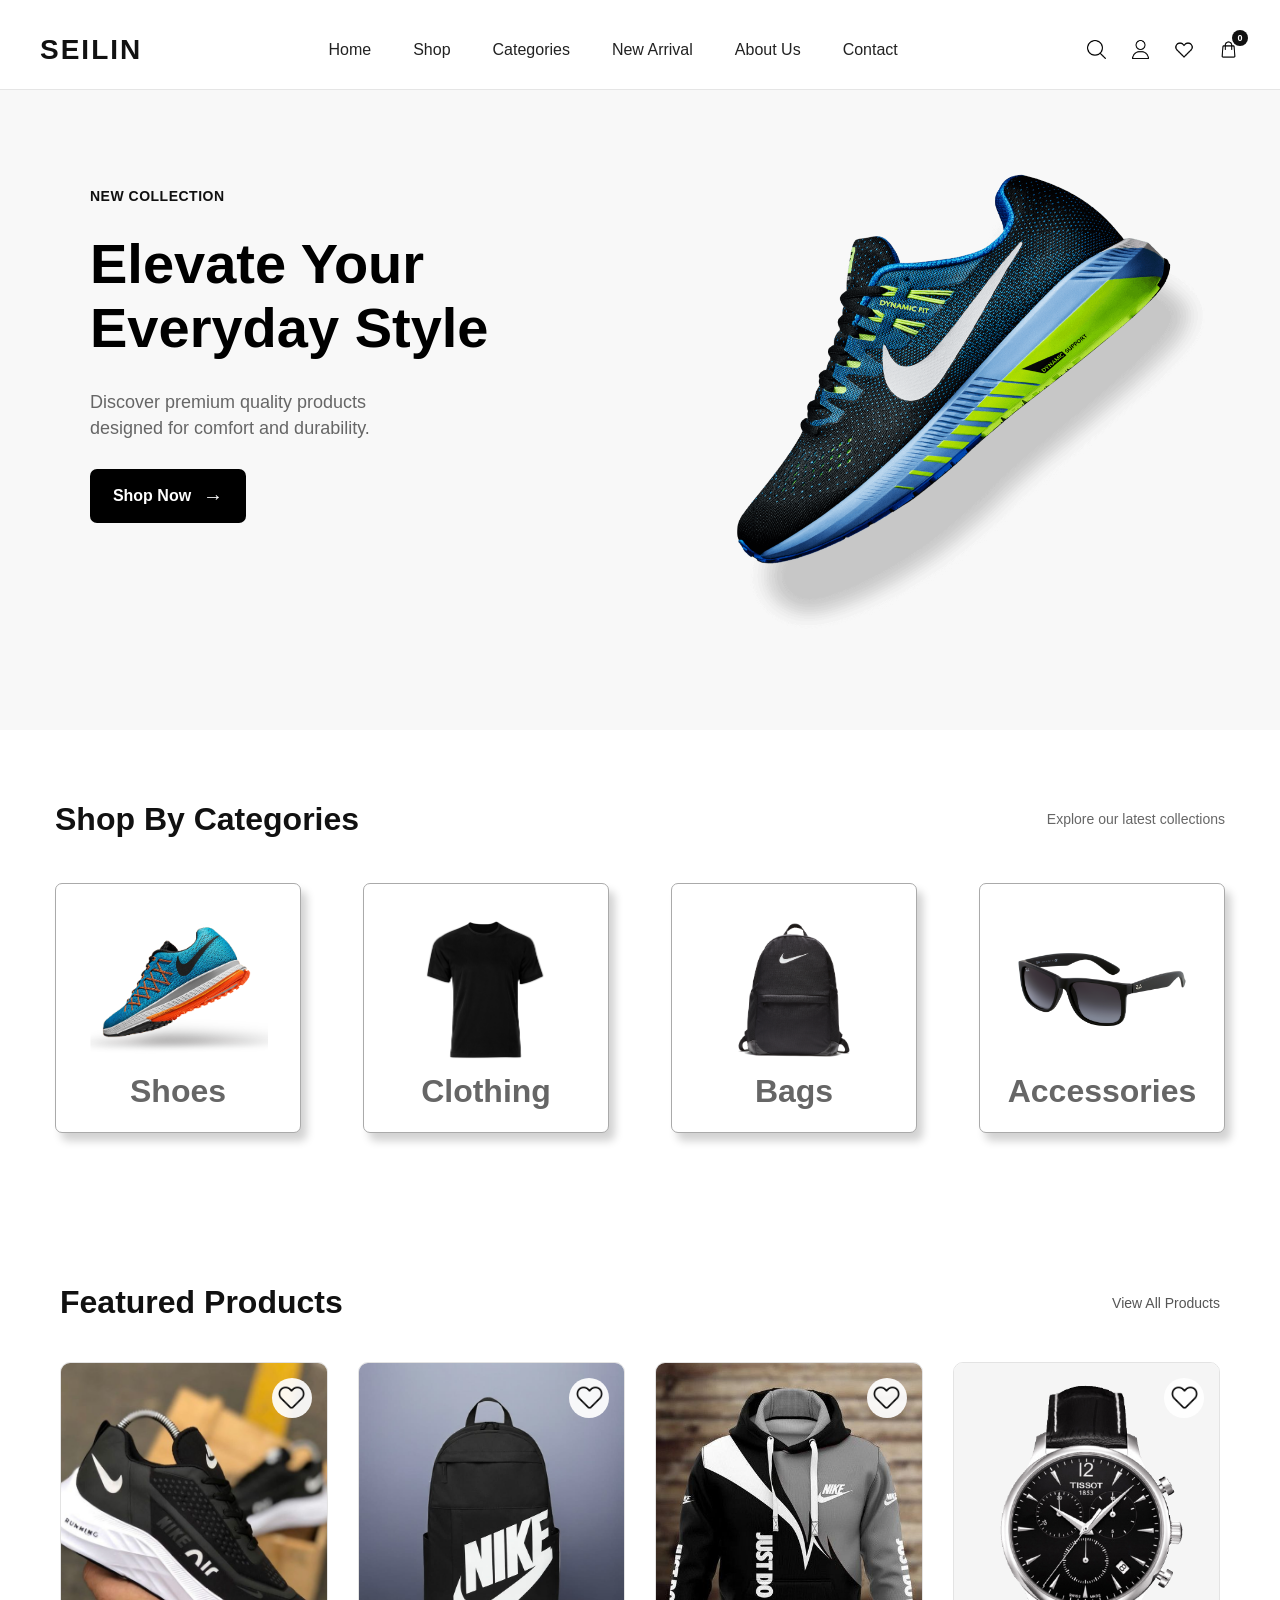
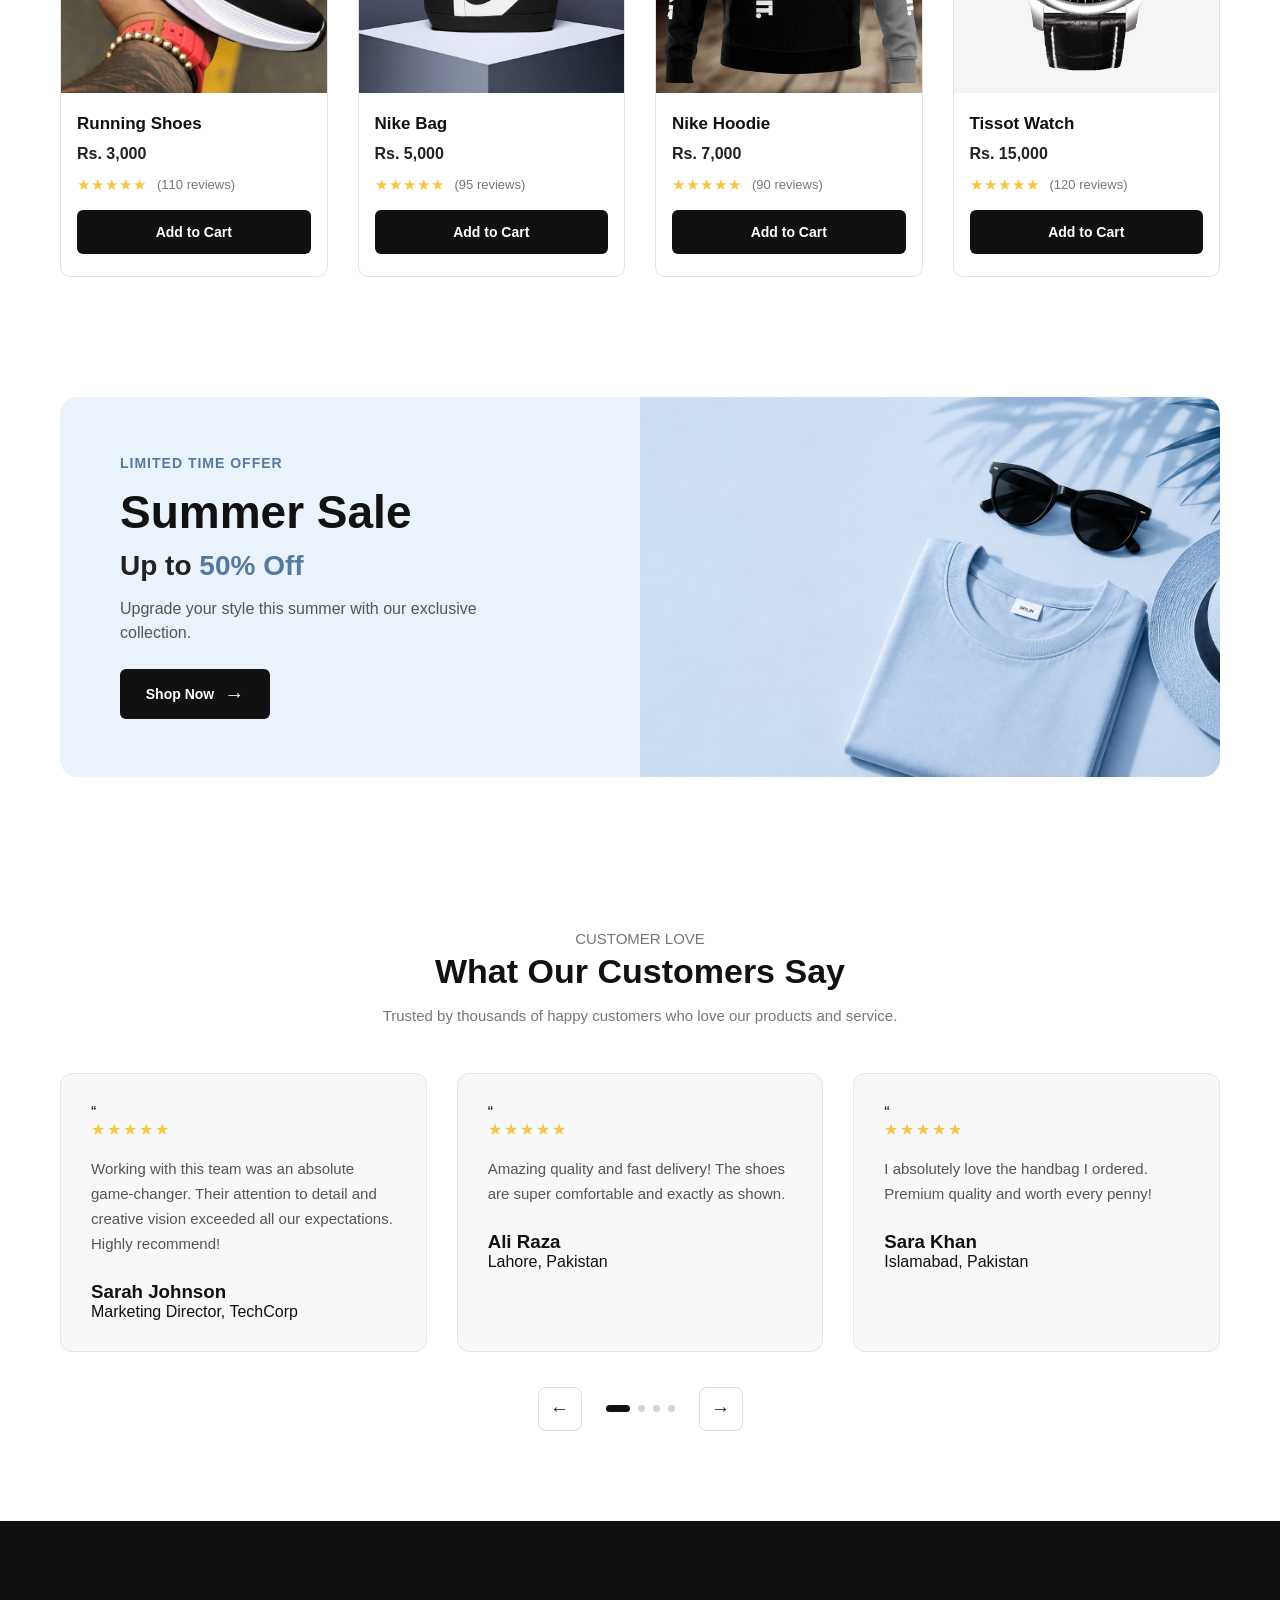
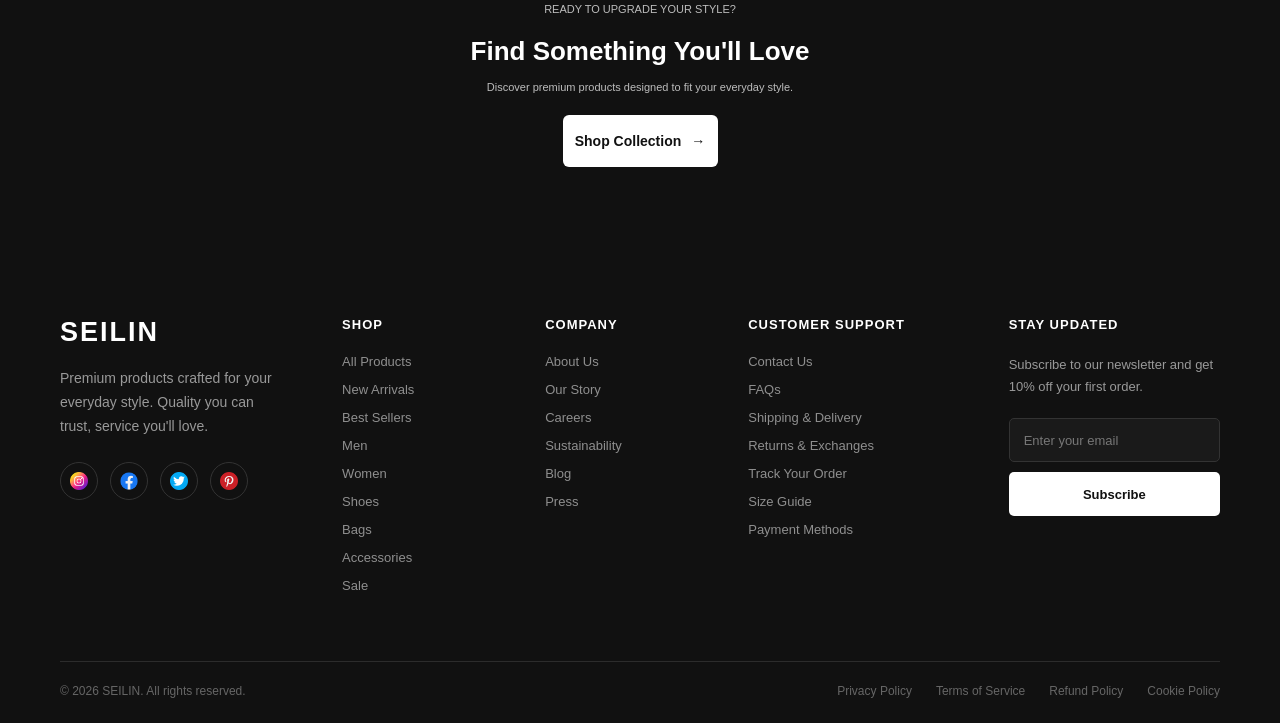
<file: Index.html>
<!DOCTYPE html>
<html lang="en">
<head>
    <meta charset="UTF-8">
    <meta name="viewport" content="width=device-width, initial-scale=1.0">

    <title>SEILIN | Premium E-commerce</title>

    <link rel="stylesheet" href="Style.css">
    <link
    rel="stylesheet"
    href="https://cdnjs.cloudflare.com/ajax/libs/font-awesome/6.5.2/css/all.min.css"
>
</head>

<body>

    <!-- ================= NAVBAR ================= -->

    <header class="navbar">
        <div class="container nav-container">

            <a href="Index.html" class="logo">SEILIN</a>

            <nav class="nav-links">
                <a href="Ecom.html">Home</a>
                <a href="shop.html">Shop</a>
                <a href="#">Categories</a>
                <a href="shop.html">New Arrival</a>
                <a href="about.html">About Us</a>
                <a href="#">Contact</a>
            </nav>

            <div class="nav-icons">

    <button aria-label="Search">
        <img src="54481.png" alt="">
    </button>

    <button aria-label="Account">
        <img src="user (1).png" alt="">
    </button>

    <button aria-label="Wishlist">
        <img src="love.png" alt="">
    </button>

<a href="cart.html" class="cart-link">

    <img src="shopping-bag.png" alt="Cart">

    <span class="cart-count">0</span>

</a>

</div>

        </div>
    </header>


    <main>

        <!-- ================= HERO ================= -->

        <section class="hero">
            <div class="container hero-container">

                <div class="hero-content">
                    <p class="section-label">NEW COLLECTION</p>

                    <h1>
                        Elevate Your<br>
                        Everyday Style
                    </h1>

                    <p class="hero-description">
                        Discover premium quality products
                        designed for comfort and durability.
                    </p>

                    <a href="#" class="primary-btn">
                        Shop Now
                        <span>→</span>
                    </a>
                </div>

                <div class="hero-image">
                    <img src="sh.png" alt="Premium running shoe">
                </div>

            </div>
        </section>


        <!-- ================= CATEGORIES ================= -->

        <section class="categories">
            <div class="container">

                <div class="section-header">
                    <h2>Shop By Categories</h2>

                    <a href="#">
                        Explore our latest collections
                    </a>
                </div>

                <div class="category-grid">

                    <a href="#" class="category-card">
                        <div class="category-image">
                            <img src="so.png" alt="Shoes">
                        </div>
                        <h3>Shoes</h3>
                    </a>

                    <a href="#" class="category-card">
                        <div class="category-image">
                            <img src="T.png" alt="Clothing">
                        </div>
                        <h3>Clothing</h3>
                    </a>

                    <a href="#" class="category-card">
                        <div class="category-image">
                            <img src="b.png" alt="Bags">
                        </div>
                        <h3>Bags</h3>
                    </a>

                    <a href="#" class="category-card">
                        <div class="category-image">
                            <img src="g.png" alt="Accessories">
                        </div>
                        <h3>Accessories</h3>
                    </a>

                </div>

            </div>
        </section>


        <!-- ================= FEATURED PRODUCTS ================= -->

        <section class="featured-products">
            <div class="container">

                <div class="section-header">
                    <h2>Featured Products</h2>

                    <a href="#">View All Products</a>
                </div>

                <div class="product-grid">

                    <!-- Product 1 -->
                    <article class="product-card">

                        <div class="product-image">
                            <img src="nike4.jpg"
                                 alt="Running Shoes">
                         <button class="wishlist-btn">
    <img src="e-commerce.png" alt="Wishlist">
</button>
                        </div>

                        <div class="product-info">
                            <h3>Running Shoes</h3>
                            <p class="price">Rs. 3,000</p>

                            <div class="rating">
                                <span>★★★★★</span>
                                <small>(110 reviews)</small>
                            </div>

    <button class="add-cart-btn">
        Add to Cart
    </button>
                        </div>

                    </article>


                    <!-- Product 2 -->
                    <article class="product-card">

                        <div class="product-image">
                            <img src="bag (2).jpg"
                                 alt="Nike Bag">
                         <button class="wishlist-btn">
    <img src="e-commerce.png" alt="Wishlist">
</button>

                        </div>

                        <div class="product-info">
                            <h3>Nike Bag</h3>
                            <p class="price">Rs. 5,000</p>

                            <div class="rating">
                                <span>★★★★★</span>
                                <small>(95 reviews)</small>
                            </div>

    <button class="add-cart-btn">
        Add to Cart
    </button>
                        </div>

                    </article>


                    <!-- Product 3 -->
                    <article class="product-card">

                        <div class="product-image">
                            <img src="hd.jpg"
                                 alt="Nike Hoodie">

                           <button class="wishlist-btn">
    <img src="e-commerce.png" alt="Wishlist">
</button>
                        </div>

                        <div class="product-info">
                            <h3>Nike Hoodie</h3>
                            <p class="price">Rs. 7,000</p>

                            <div class="rating">
                                <span>★★★★★</span>
                                <small>(90 reviews)</small>
                            </div>

    <button class="add-cart-btn">
        Add to Cart
    </button>
                        </div>

                    </article>


                    <!-- Product 4 -->
                    <article class="product-card">

                        <div class="product-image">
                            <img src="tst.png"
                                 alt="Tissot Watch">

                            <button class="wishlist-btn">
    <img src="e-commerce.png" alt="Wishlist">
</button>
                        </div>

                        <div class="product-info">
                            <h3>Tissot Watch</h3>
                            <p class="price">Rs. 15,000</p>

                            <div class="rating">
                                <span>★★★★★</span>
                                <small>(120 reviews)</small>
                            </div>

    <button class="add-cart-btn">
        Add to Cart
    </button>
                        </div>

                    </article>

                </div>

            </div>
        </section>


        <!-- ================= PROMO BANNER ================= -->

        <section class="promo">
            <div class="container promo-container">

                <div class="promo-content">

                    <p class="section-label">
                        LIMITED TIME OFFER
                    </p>

                    <h2>Summer Sale</h2>

                    <h3>Up to <span>50% Off</span></h3>

                    <p>
                        Upgrade your style this summer
                        with our exclusive collection.
                    </p>

                    <a href="#" class="primary-btn">
                        Shop Now
                        <span>→</span>
                    </a>

                </div>

                <div class="promo-image">
                    <img src="promo.png"
                         alt="Summer collection">
                </div>

            </div>
        </section>


        <!-- ================= TESTIMONIALS ================= -->

        <section class="testimonials">
            <div class="container">

                <div class="testimonial-header">

                    <p class="section-label">
                        CUSTOMER LOVE
                    </p>

                    <h2>What Our Customers Say</h2>

                    <p>
                        Trusted by thousands of happy customers
                        who love our products and service.
                    </p>

                </div>


                <div class="testimonial-grid">

                    <!-- Testimonial 1 -->
                    <article class="testimonial-card">

                        <div class="quote">“</div>

                        <div class="stars">
                            ★★★★★
                        </div>

                        <p class="testimonial-text">
                            Working with this team was an absolute
                            game-changer. Their attention to detail
                            and creative vision exceeded all our
                            expectations. Highly recommend!
                        </p>

                        <div class="customer">
                            <h3>Sarah Johnson</h3>
                            <p>Marketing Director, TechCorp</p>
                        </div>

                    </article>


                    <!-- Testimonial 2 -->
                    <article class="testimonial-card">

                        <div class="quote">“</div>

                        <div class="stars">
                            ★★★★★
                        </div>

                        <p class="testimonial-text">
                            Amazing quality and fast delivery!
                            The shoes are super comfortable
                            and exactly as shown.
                        </p>

                        <div class="customer">
                            <h3>Ali Raza</h3>
                            <p>Lahore, Pakistan</p>
                        </div>

                    </article>


                    <!-- Testimonial 3 -->
                    <article class="testimonial-card">

                        <div class="quote">“</div>

                        <div class="stars">
                            ★★★★★
                        </div>

                        <p class="testimonial-text">
                            I absolutely love the handbag I ordered.
                            Premium quality and worth every penny!
                        </p>

                        <div class="customer">
                            <h3>Sara Khan</h3>
                            <p>Islamabad, Pakistan</p>
                        </div>

                    </article>

                </div>


                <div class="testimonial-navigation">

                    <button aria-label="Previous testimonial">
                        ←
                    </button>

                    <div class="slider-dots">
                        <span class="active"></span>
                        <span></span>
                        <span></span>
                        <span></span>
                    </div>

                    <button aria-label="Next testimonial">
                        →
                    </button>

                </div>

            </div>
        </section>


        <!-- ================= CTA ================= -->

        <section class="cta">
            <div class="container cta-content">

                <p class="section-label">
                    READY TO UPGRADE YOUR STYLE?
                </p>

                <h2>Find Something You'll Love</h2>

                <p>
                    Discover premium products designed to fit
                    your everyday style.
                </p>

                <a href="#" class="cta-btn">
                    Shop Collection
                    <span>→</span>
                </a>

            </div>
        </section>

    </main>


    <!-- ================= FOOTER ================= -->

    <footer class="footer">

        <div class="container">

            <div class="footer-main">

                <!-- Brand -->
                <div class="footer-brand">

                    <a href="#" class="footer-logo">
                        SEILIN
                    </a>

                    <p>
                        Premium products crafted for your
                        everyday style. Quality you can trust,
                        service you'll love.
                    </p>

                  <div class="footer-socials">

    <a href="#" aria-label="Instagram">
        <img src="instagram.png" alt="Instagram">
    </a>

    <a href="#" aria-label="Facebook">
        <img src="facebook.png" alt="Facebook">
    </a>

    <a href="#" aria-label="Twitter">
        <img src="twittwer.png" alt="Twitter">
    </a>

    <a href="#" aria-label="Pinterest">
        <img src="pinterest.png" alt="Pinterest">
    </a>

</div>

                </div>


                <!-- Shop -->
                <div class="footer-column">

                    <h3>SHOP</h3>

                    <a href="#">All Products</a>
                    <a href="#">New Arrivals</a>
                    <a href="#">Best Sellers</a>
                    <a href="#">Men</a>
                    <a href="#">Women</a>
                    <a href="#">Shoes</a>
                    <a href="#">Bags</a>
                    <a href="#">Accessories</a>
                    <a href="#">Sale</a>

                </div>


                <!-- Company -->
                <div class="footer-column">

                    <h3>COMPANY</h3>

                    <a href="#">About Us</a>
                    <a href="#">Our Story</a>
                    <a href="#">Careers</a>
                    <a href="#">Sustainability</a>
                    <a href="#">Blog</a>
                    <a href="#">Press</a>

                </div>


                <!-- Support -->
                <div class="footer-column">

                    <h3>CUSTOMER SUPPORT</h3>

                    <a href="#">Contact Us</a>
                    <a href="#">FAQs</a>
                    <a href="#">Shipping & Delivery</a>
                    <a href="#">Returns & Exchanges</a>
                    <a href="#">Track Your Order</a>
                    <a href="#">Size Guide</a>
                    <a href="#">Payment Methods</a>

                </div>


                <!-- Newsletter -->
                <div class="footer-newsletter">

                    <h3>STAY UPDATED</h3>

                    <p>
                        Subscribe to our newsletter and get
                        10% off your first order.
                    </p>

                    <form class="newsletter-form">

                        <input
                            type="email"
                            placeholder="Enter your email"
                        >

                        <button type="submit">
                            Subscribe
                        </button>

                    </form>

                </div>

            </div>


            <!-- Footer Bottom -->

            <div class="footer-bottom">

                <p>
                    © 2026 SEILIN. All rights reserved.
                </p>

                <div class="footer-policies">
                    <a href="#">Privacy Policy</a>
                    <a href="#">Terms of Service</a>
                    <a href="#">Refund Policy</a>
                    <a href="#">Cookie Policy</a>
                </div>

            </div>

        </div>

    </footer>


    <script src="Script.js"></script>

</body>
</html>
</file>
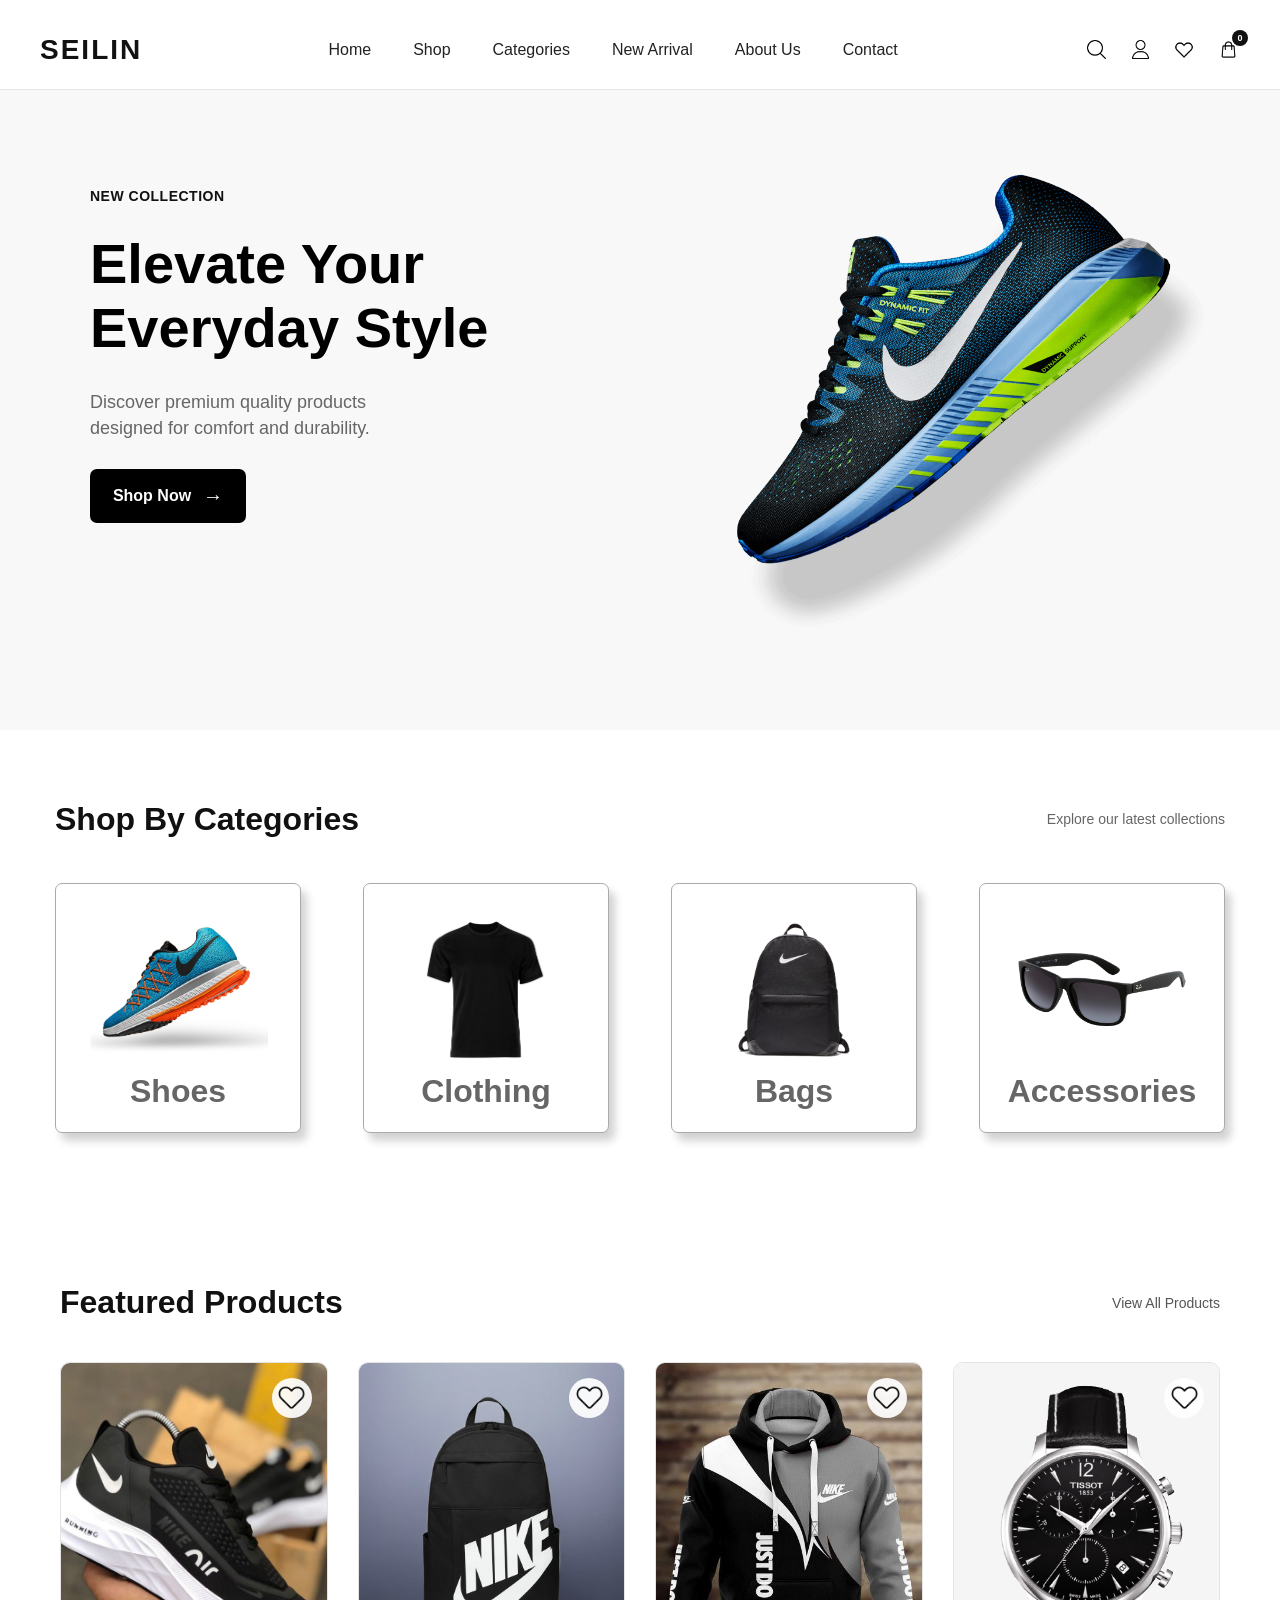
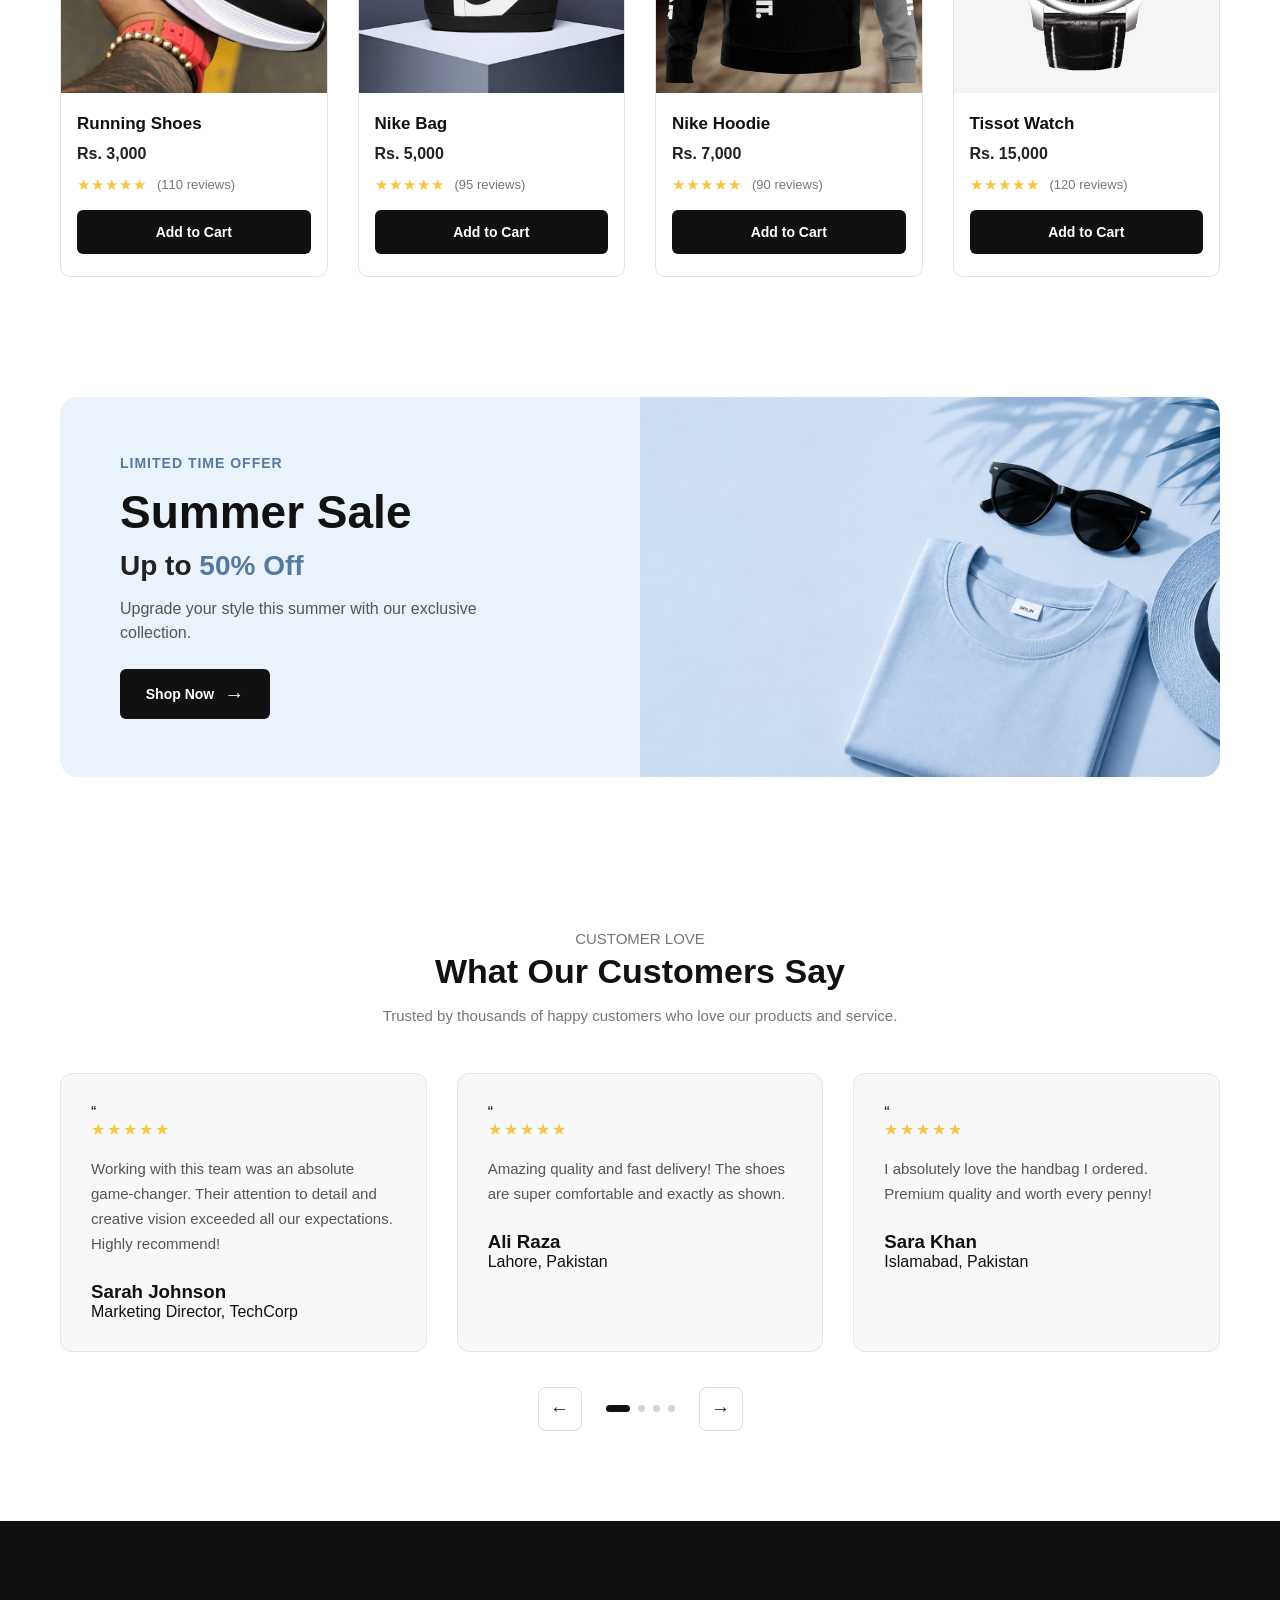
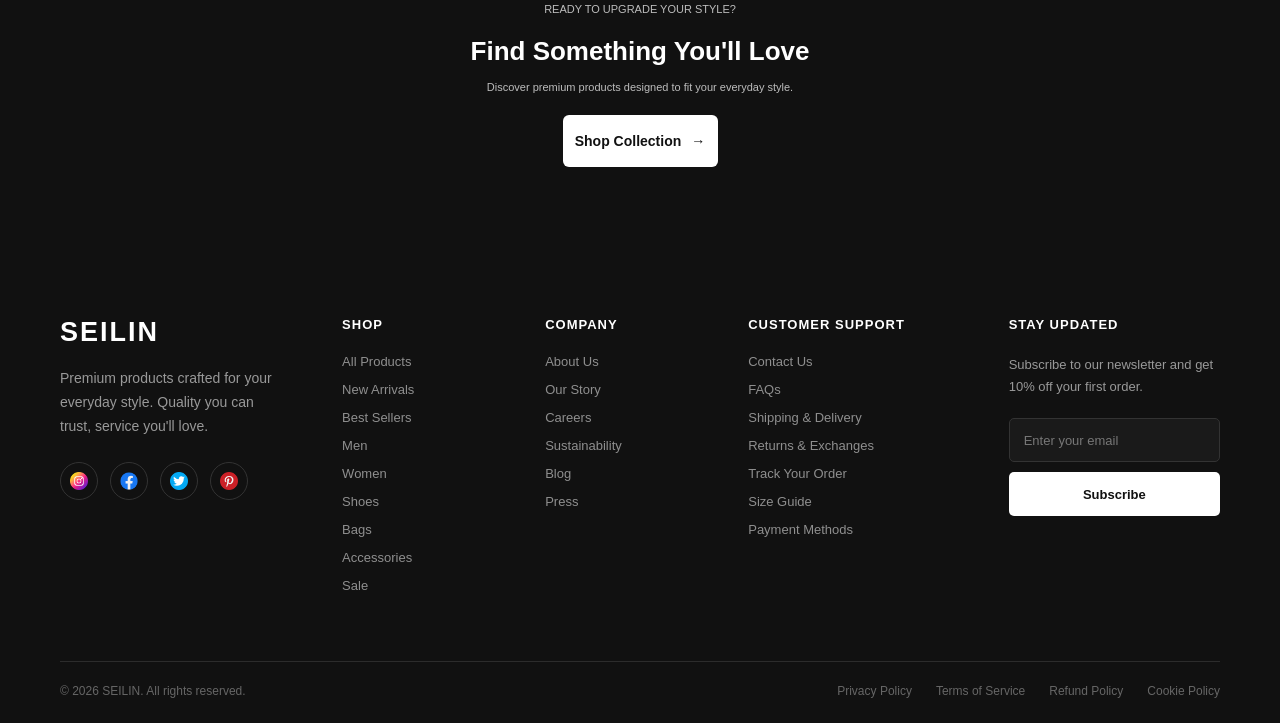
<file: index.html>
<!DOCTYPE html>
<html lang="en">
<head>
    <meta charset="UTF-8">
    <meta name="viewport" content="width=device-width, initial-scale=1.0">

    <title>SEILIN | Premium E-commerce</title>

    <link rel="stylesheet" href="style.css">
    <link
    rel="stylesheet"
    href="https://cdnjs.cloudflare.com/ajax/libs/font-awesome/6.5.2/css/all.min.css"
>
</head>

<body>

    <!-- ================= NAVBAR ================= -->

    <header class="navbar">
        <div class="container nav-container">

            <a href="index.html" class="logo">SEILIN</a>

            <nav class="nav-links">
                <a href="index.html">Home</a>
                <a href="shop.html">Shop</a>
                <a href="#">Categories</a>
                <a href="shop.html">New Arrival</a>
                <a href="about.html">About Us</a>
                <a href="contact.html">Contact</a>
            </nav>

            <div class="nav-icons">

    <button aria-label="Search">
        <img src="54481.png" alt="">
    </button>

    <button aria-label="Account">
        <img src="user (1).png" alt="">
    </button>

    <button aria-label="Wishlist">
        <img src="love.png" alt="">
    </button>

<a href="Cart.html" class="cart-link">

    <img src="shopping-bag.png" alt="Cart">

    <span class="cart-count">0</span>

</a>

</div>

        </div>
    </header>


    <main>

        <!-- ================= HERO ================= -->

        <section class="hero">
            <div class="container hero-container">

                <div class="hero-content">
                    <p class="section-label">NEW COLLECTION</p>

                    <h1>
                        Elevate Your<br>
                        Everyday Style
                    </h1>

                    <p class="hero-description">
                        Discover premium quality products
                        designed for comfort and durability.
                    </p>

                    <a href="shop.html" class="primary-btn">
                        Shop Now
                        <span>→</span>
                    </a>
                </div>

                <div class="hero-image">
                    <img src="sh.png" alt="Premium running shoe">
                </div>

            </div>
        </section>


        <!-- ================= CATEGORIES ================= -->

        <section class="categories">
            <div class="container">

                <div class="section-header">
                    <h2>Shop By Categories</h2>

                    <a href="#">
                        Explore our latest collections
                    </a>
                </div>

                <div class="category-grid">

                    <a href="#" class="category-card">
                        <div class="category-image">
                            <img src="so.png" alt="Shoes">
                        </div>
                        <h3>Shoes</h3>
                    </a>

                    <a href="#" class="category-card">
                        <div class="category-image">
                            <img src="T.png" alt="Clothing">
                        </div>
                        <h3>Clothing</h3>
                    </a>

                    <a href="#" class="category-card">
                        <div class="category-image">
                            <img src="b.png" alt="Bags">
                        </div>
                        <h3>Bags</h3>
                    </a>

                    <a href="#" class="category-card">
                        <div class="category-image">
                            <img src="g.png" alt="Accessories">
                        </div>
                        <h3>Accessories</h3>
                    </a>

                </div>

            </div>
        </section>


        <!-- ================= FEATURED PRODUCTS ================= -->

        <section class="featured-products">
            <div class="container">

                <div class="section-header">
                    <h2>Featured Products</h2>

                    <a href="#">View All Products</a>
                </div>

                <div class="product-grid">

                    <!-- Product 1 -->
                    <article class="product-card">

                        <div class="product-image">
                            <img src="nike4.jpg"
                                 alt="Running Shoes">
                         <button class="wishlist-btn">
    <img src="e-commerce.png" alt="Wishlist">
</button>
                        </div>

                        <div class="product-info">
                            <h3>Running Shoes</h3>
                            <p class="price">Rs. 3,000</p>

                            <div class="rating">
                                <span>★★★★★</span>
                                <small>(110 reviews)</small>
                            </div>

    <button class="add-cart-btn">
        Add to Cart
    </button>
                        </div>

                    </article>


                    <!-- Product 2 -->
                    <article class="product-card">

                        <div class="product-image">
                            <img src="bag (2).jpg"
                                 alt="Nike Bag">
                         <button class="wishlist-btn">
    <img src="e-commerce.png" alt="Wishlist">
</button>

                        </div>

                        <div class="product-info">
                            <h3>Nike Bag</h3>
                            <p class="price">Rs. 5,000</p>

                            <div class="rating">
                                <span>★★★★★</span>
                                <small>(95 reviews)</small>
                            </div>

    <button class="add-cart-btn">
        Add to Cart
    </button>
                        </div>

                    </article>


                    <!-- Product 3 -->
                    <article class="product-card">

                        <div class="product-image">
                            <img src="hd.jpg"
                                 alt="Nike Hoodie">

                           <button class="wishlist-btn">
    <img src="e-commerce.png" alt="Wishlist">
</button>
                        </div>

                        <div class="product-info">
                            <h3>Nike Hoodie</h3>
                            <p class="price">Rs. 7,000</p>

                            <div class="rating">
                                <span>★★★★★</span>
                                <small>(90 reviews)</small>
                            </div>

    <button class="add-cart-btn">
        Add to Cart
    </button>
                        </div>

                    </article>


                    <!-- Product 4 -->
                    <article class="product-card">

                        <div class="product-image">
                            <img src="tst.png"
                                 alt="Tissot Watch">

                            <button class="wishlist-btn">
    <img src="e-commerce.png" alt="Wishlist">
</button>
                        </div>

                        <div class="product-info">
                            <h3>Tissot Watch</h3>
                            <p class="price">Rs. 15,000</p>

                            <div class="rating">
                                <span>★★★★★</span>
                                <small>(120 reviews)</small>
                            </div>

    <button class="add-cart-btn">
        Add to Cart
    </button>
                        </div>

                    </article>

                </div>

            </div>
        </section>


        <!-- ================= PROMO BANNER ================= -->

        <section class="promo">
            <div class="container promo-container">

                <div class="promo-content">

                    <p class="section-label">
                        LIMITED TIME OFFER
                    </p>

                    <h2>Summer Sale</h2>

                    <h3>Up to <span>50% Off</span></h3>

                    <p>
                        Upgrade your style this summer
                        with our exclusive collection.
                    </p>

                    <a href="#" class="primary-btn">
                        Shop Now
                        <span>→</span>
                    </a>

                </div>

                <div class="promo-image">
                    <img src="promo.png"
                         alt="Summer collection">
                </div>

            </div>
        </section>


        <!-- ================= TESTIMONIALS ================= -->

        <section class="testimonials">
            <div class="container">

                <div class="testimonial-header">

                    <p class="section-label">
                        CUSTOMER LOVE
                    </p>

                    <h2>What Our Customers Say</h2>

                    <p>
                        Trusted by thousands of happy customers
                        who love our products and service.
                    </p>

                </div>


                <div class="testimonial-grid">

                    <!-- Testimonial 1 -->
                    <article class="testimonial-card">

                        <div class="quote">“</div>

                        <div class="stars">
                            ★★★★★
                        </div>

                        <p class="testimonial-text">
                            Working with this team was an absolute
                            game-changer. Their attention to detail
                            and creative vision exceeded all our
                            expectations. Highly recommend!
                        </p>

                        <div class="customer">
                            <h3>Sarah Johnson</h3>
                            <p>Marketing Director, TechCorp</p>
                        </div>

                    </article>


                    <!-- Testimonial 2 -->
                    <article class="testimonial-card">

                        <div class="quote">“</div>

                        <div class="stars">
                            ★★★★★
                        </div>

                        <p class="testimonial-text">
                            Amazing quality and fast delivery!
                            The shoes are super comfortable
                            and exactly as shown.
                        </p>

                        <div class="customer">
                            <h3>Ali Raza</h3>
                            <p>Lahore, Pakistan</p>
                        </div>

                    </article>


                    <!-- Testimonial 3 -->
                    <article class="testimonial-card">

                        <div class="quote">“</div>

                        <div class="stars">
                            ★★★★★
                        </div>

                        <p class="testimonial-text">
                            I absolutely love the handbag I ordered.
                            Premium quality and worth every penny!
                        </p>

                        <div class="customer">
                            <h3>Sara Khan</h3>
                            <p>Islamabad, Pakistan</p>
                        </div>

                    </article>

                </div>


                <div class="testimonial-navigation">

                    <button aria-label="Previous testimonial">
                        ←
                    </button>

                    <div class="slider-dots">
                        <span class="active"></span>
                        <span></span>
                        <span></span>
                        <span></span>
                    </div>

                    <button aria-label="Next testimonial">
                        →
                    </button>

                </div>

            </div>
        </section>


        <!-- ================= CTA ================= -->

        <section class="cta">
            <div class="container cta-content">

                <p class="section-label">
                    READY TO UPGRADE YOUR STYLE?
                </p>

                <h2>Find Something You'll Love</h2>

                <p>
                    Discover premium products designed to fit
                    your everyday style.
                </p>

                <a href="#" class="cta-btn">
                    Shop Collection
                    <span>→</span>
                </a>

            </div>
        </section>

    </main>


    <!-- ================= FOOTER ================= -->

    <footer class="footer">

        <div class="container">

            <div class="footer-main">

                <!-- Brand -->
                <div class="footer-brand">

                    <a href="#" class="footer-logo">
                        SEILIN
                    </a>

                    <p>
                        Premium products crafted for your
                        everyday style. Quality you can trust,
                        service you'll love.
                    </p>

                  <div class="footer-socials">

    <a href="#" aria-label="Instagram">
        <img src="instagram.png" alt="Instagram">
    </a>

    <a href="#" aria-label="Facebook">
        <img src="facebook.png" alt="Facebook">
    </a>

    <a href="#" aria-label="Twitter">
        <img src="twittwer.png" alt="Twitter">
    </a>

    <a href="#" aria-label="Pinterest">
        <img src="pinterest.png" alt="Pinterest">
    </a>

</div>

                </div>


                <!-- Shop -->
                <div class="footer-column">

                    <h3>SHOP</h3>

                    <a href="#">All Products</a>
                    <a href="#">New Arrivals</a>
                    <a href="#">Best Sellers</a>
                    <a href="#">Men</a>
                    <a href="#">Women</a>
                    <a href="#">Shoes</a>
                    <a href="#">Bags</a>
                    <a href="#">Accessories</a>
                    <a href="#">Sale</a>

                </div>


                <!-- Company -->
                <div class="footer-column">

                    <h3>COMPANY</h3>

                    <a href="#">About Us</a>
                    <a href="#">Our Story</a>
                    <a href="#">Careers</a>
                    <a href="#">Sustainability</a>
                    <a href="#">Blog</a>
                    <a href="#">Press</a>

                </div>


                <!-- Support -->
                <div class="footer-column">

                    <h3>CUSTOMER SUPPORT</h3>

                    <a href="#">Contact Us</a>
                    <a href="#">FAQs</a>
                    <a href="#">Shipping & Delivery</a>
                    <a href="#">Returns & Exchanges</a>
                    <a href="#">Track Your Order</a>
                    <a href="#">Size Guide</a>
                    <a href="#">Payment Methods</a>

                </div>


                <!-- Newsletter -->
                <div class="footer-newsletter">

                    <h3>STAY UPDATED</h3>

                    <p>
                        Subscribe to our newsletter and get
                        10% off your first order.
                    </p>

                    <form class="newsletter-form">

                        <input
                            type="email"
                            placeholder="Enter your email"
                        >

                        <button type="submit">
                            Subscribe
                        </button>

                    </form>

                </div>

            </div>


            <!-- Footer Bottom -->

            <div class="footer-bottom">

                <p>
                    © 2026 SEILIN. All rights reserved.
                </p>

                <div class="footer-policies">
                    <a href="#">Privacy Policy</a>
                    <a href="#">Terms of Service</a>
                    <a href="#">Refund Policy</a>
                    <a href="#">Cookie Policy</a>
                </div>

            </div>

        </div>

    </footer>


    <script src="script.js"></script>

</body>
</html>
</file>
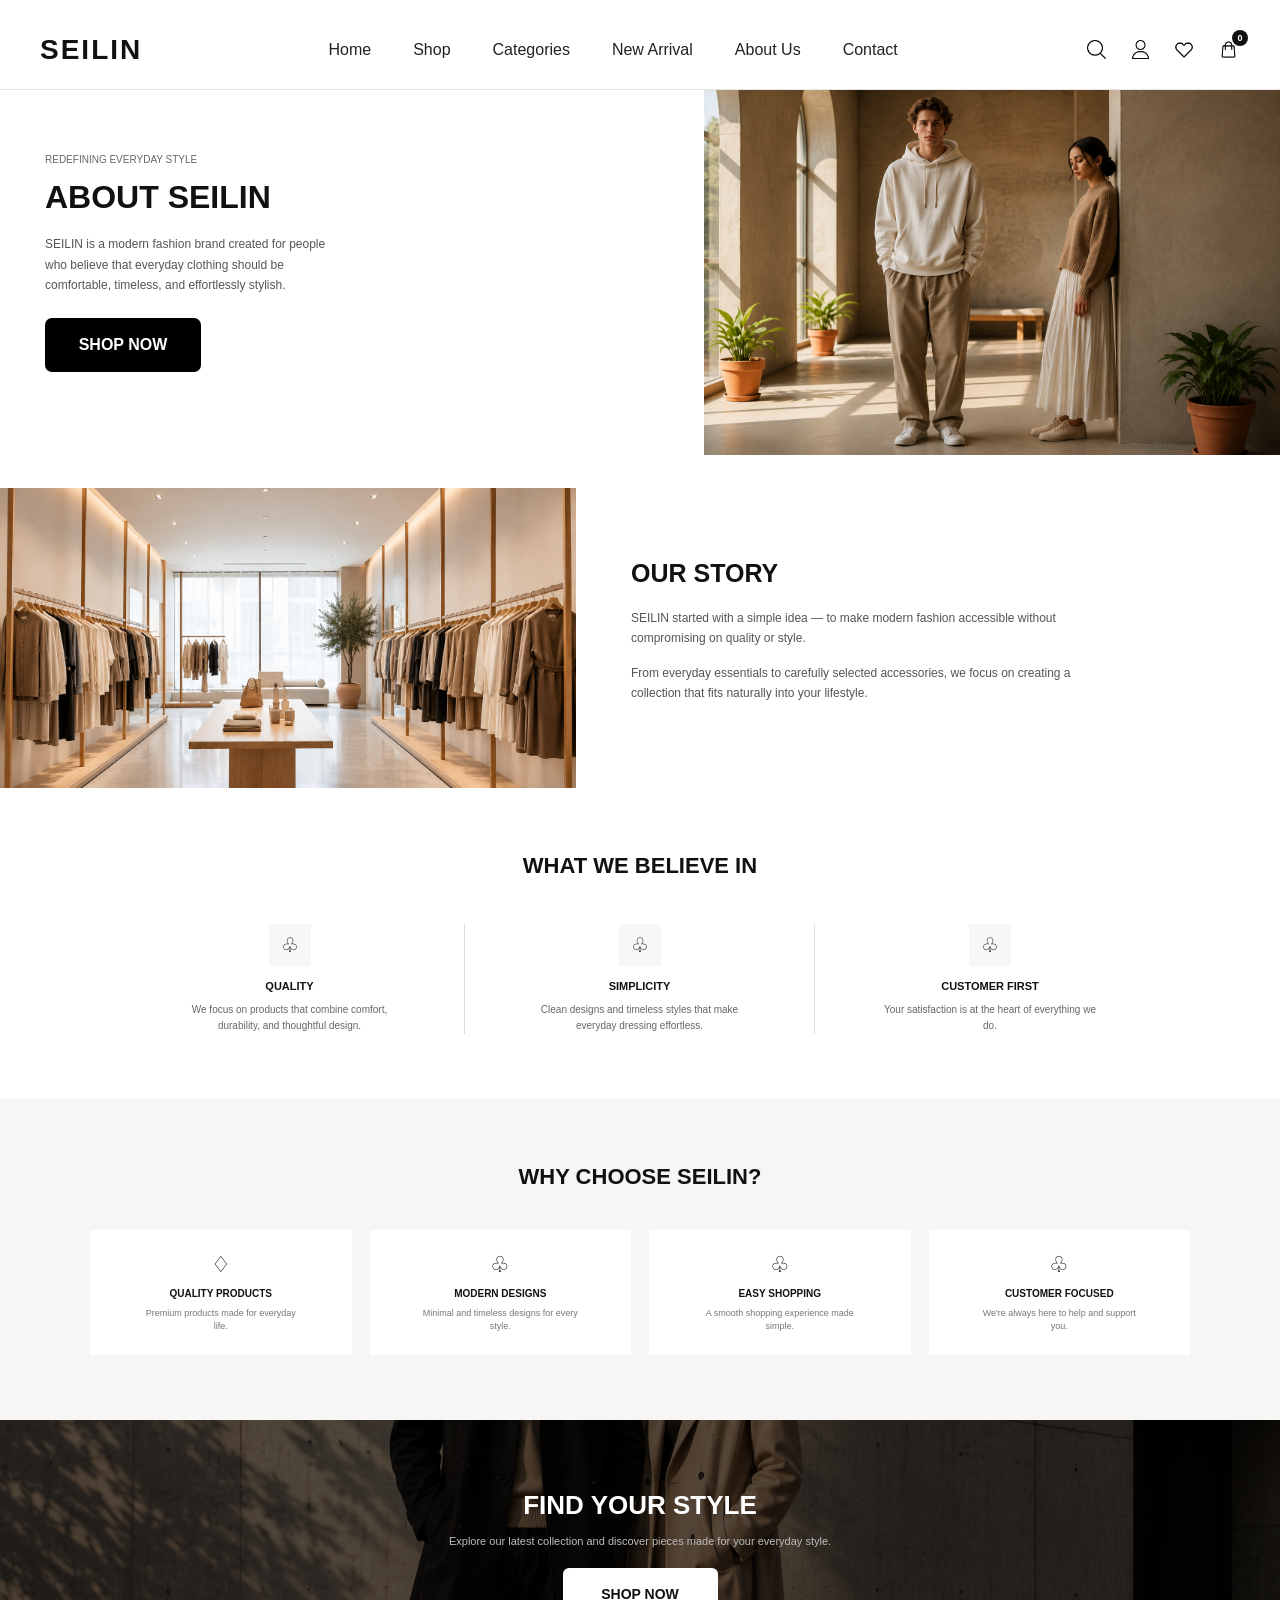
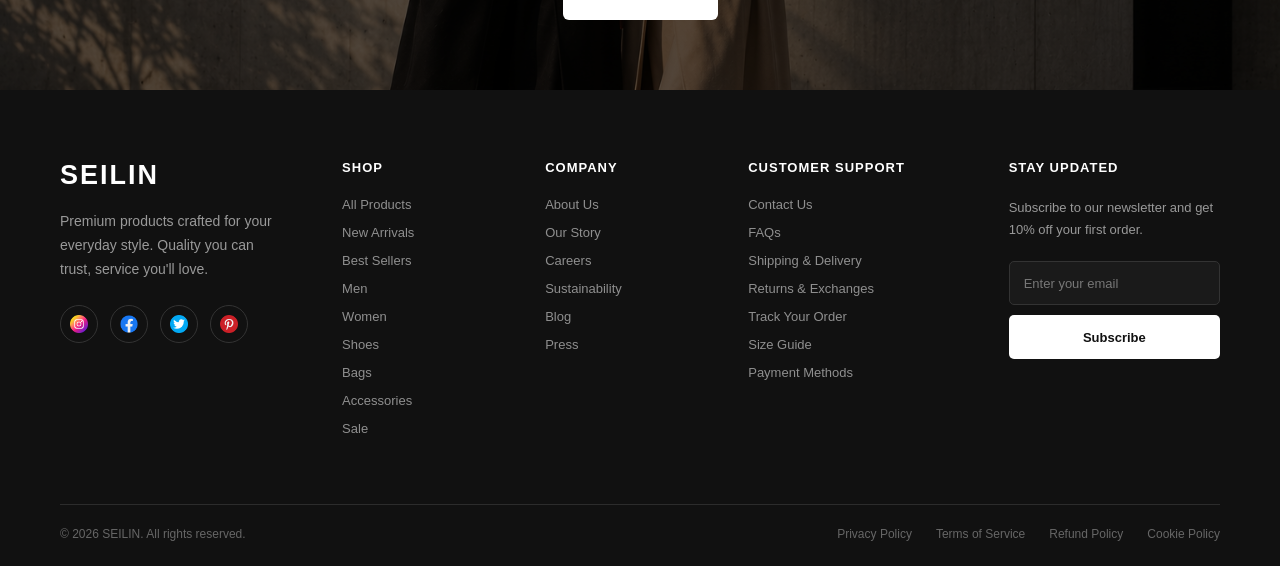
<file: about.html>
<!DOCTYPE html>
<html lang="en">
<head>
    <meta charset="UTF-8">
    <meta name="viewport" content="width=device-width, initial-scale=1.0">

    <title>About Us | SEILIN</title>

    <link rel="stylesheet" href="style.css">
</head>

<body>

    <!-- =========================
         SHIPPING BAR
    ========================== -->

    <div class="shipping-bar">
        FREE SHIPPING ON ALL ORDERS ABOVE PKR 5000
    </div>


    <!-- =========================
         NAVBAR
    ========================== -->

    <header class="navbar">

        <div class="container nav-container">

            <a href="index.html" class="logo">SEILIN</a>

            <nav class="nav-links">
                <a href="index.html">Home</a>
                <a href="shop.html">Shop</a>
                <a href="#">Categories</a>
                <a href="shop.html">New Arrival</a>
                <a href="about.html">About Us</a>
                <a href="contact.html">Contact</a>
            </nav>

            <div class="nav-icons">

                <button aria-label="Search">
                    <img src="54481.png" alt="">
                </button>

                <button aria-label="Account">
                    <img src="user (1).png" alt="">
                </button>

                <button aria-label="Wishlist">
                    <img src="love.png" alt="">
                </button>

                <a href="Cart.html" class="cart-link">
                    <img src="shopping-bag.png" alt="Cart">
                    <span class="cart-count">0</span>
                </a>

            </div>

        </div>

    </header>


    <!-- =========================
         ABOUT PAGE
    ========================== -->

    <main class="about-page">


        <!-- =========================
             HERO
        ========================== -->

        <section class="about-hero">

            <div class="about-hero-content">

                <p class="small-heading">
                    REDEFINING EVERYDAY STYLE
                </p>

                <h1>
                    ABOUT SEILIN
                </h1>

                <p class="hero-description">
                    SEILIN is a modern fashion brand created for people
                    who believe that everyday clothing should be
                    comfortable, timeless, and effortlessly stylish.
                </p>

                <a href="shop.html" class="primary-btn">
                    SHOP NOW
                </a>

            </div>


            <div class="about-hero-image">

                <img src="tes.png" alt="SEILIN Fashion">

            </div>

        </section>



        <!-- =========================
             OUR STORY
        ========================== -->

        <section class="our-story">

            <div class="story-image">

                <img src="ban (1).png" alt="SEILIN Store">

            </div>


            <div class="story-content">

                <h2>
                    OUR STORY
                </h2>

                <p>
                    SEILIN started with a simple idea — to make modern
                    fashion accessible without compromising on quality
                    or style.
                </p>

                <p>
                    From everyday essentials to carefully selected
                    accessories, we focus on creating a collection
                    that fits naturally into your lifestyle.
                </p>

            </div>

        </section>



        <!-- =========================
             OUR VALUES
        ========================== -->

        <section class="belief-section">

            <div class="section-heading">

                <h2>
                    WHAT WE BELIEVE IN
                </h2>

            </div>


            <div class="belief-grid">


                <div class="belief-item">

                    <div class="belief-icon">
                        ♧
                    </div>

                    <h3>
                        QUALITY
                    </h3>

                    <p>
                        We focus on products that combine comfort,
                        durability, and thoughtful design.
                    </p>

                </div>



                <div class="belief-item">

                    <div class="belief-icon">
                        ♧
                    </div>

                    <h3>
                        SIMPLICITY
                    </h3>

                    <p>
                        Clean designs and timeless styles that make
                        everyday dressing effortless.
                    </p>

                </div>



                <div class="belief-item">

                    <div class="belief-icon">
                        ♧
                    </div>

                    <h3>
                        CUSTOMER FIRST
                    </h3>

                    <p>
                        Your satisfaction is at the heart of
                        everything we do.
                    </p>

                </div>

            </div>

        </section>



        <!-- =========================
             WHY CHOOSE SEILIN
        ========================== -->

        <section class="why-section">

            <div class="section-heading">

                <h2>
                    WHY CHOOSE SEILIN?
                </h2>

            </div>


            <div class="why-grid">


                <div class="why-card">

                    <div class="why-icon">
                        ♢
                    </div>

                    <h3>
                        QUALITY PRODUCTS
                    </h3>

                    <p>
                        Premium products made for everyday life.
                    </p>

                </div>



                <div class="why-card">

                    <div class="why-icon">
                        ♧
                    </div>

                    <h3>
                        MODERN DESIGNS
                    </h3>

                    <p>
                        Minimal and timeless designs for every style.
                    </p>

                </div>



                <div class="why-card">

                    <div class="why-icon">
                        ♧
                    </div>

                    <h3>
                        EASY SHOPPING
                    </h3>

                    <p>
                        A smooth shopping experience made simple.
                    </p>

                </div>



                <div class="why-card">

                    <div class="why-icon">
                        ♧
                    </div>

                    <h3>
                        CUSTOMER FOCUSED
                    </h3>

                    <p>
                        We're always here to help and support you.
                    </p>

                </div>

            </div>

        </section>



        <!-- =========================
             CTA
        ========================== -->

        <section class="about-cta">

            <img src="ban (2).png" alt="SEILIN Collection">

            <div class="cta-overlay"></div>

            <div class="cta-content">

                <h2>
                    FIND YOUR STYLE
                </h2>

                <p>
                    Explore our latest collection and discover
                    pieces made for your everyday style.
                </p>

                <a href="shop.html" class="cta-btn">
                    SHOP NOW
                </a>

            </div>

        </section>

    </main>


<!-- ================= FOOTER ================= -->

    <footer class="footer">

        <div class="container">

            <div class="footer-main">

                <!-- Brand -->
                <div class="footer-brand">

                    <a href="#" class="footer-logo">
                        SEILIN
                    </a>

                    <p>
                        Premium products crafted for your
                        everyday style. Quality you can trust,
                        service you'll love.
                    </p>

                  <div class="footer-socials">

    <a href="#" aria-label="Instagram">
        <img src="instagram.png" alt="Instagram">
    </a>

    <a href="#" aria-label="Facebook">
        <img src="facebook.png" alt="Facebook">
    </a>

    <a href="#" aria-label="Twitter">
        <img src="twittwer.png" alt="Twitter">
    </a>

    <a href="#" aria-label="Pinterest">
        <img src="pinterest.png" alt="Pinterest">
    </a>

</div>

                </div>


                <!-- Shop -->
                <div class="footer-column">

                    <h3>SHOP</h3>

                    <a href="#">All Products</a>
                    <a href="#">New Arrivals</a>
                    <a href="#">Best Sellers</a>
                    <a href="#">Men</a>
                    <a href="#">Women</a>
                    <a href="#">Shoes</a>
                    <a href="#">Bags</a>
                    <a href="#">Accessories</a>
                    <a href="#">Sale</a>

                </div>


                <!-- Company -->
                <div class="footer-column">

                    <h3>COMPANY</h3>

                    <a href="#">About Us</a>
                    <a href="#">Our Story</a>
                    <a href="#">Careers</a>
                    <a href="#">Sustainability</a>
                    <a href="#">Blog</a>
                    <a href="#">Press</a>

                </div>


                <!-- Support -->
                <div class="footer-column">

                    <h3>CUSTOMER SUPPORT</h3>

                    <a href="#">Contact Us</a>
                    <a href="#">FAQs</a>
                    <a href="#">Shipping & Delivery</a>
                    <a href="#">Returns & Exchanges</a>
                    <a href="#">Track Your Order</a>
                    <a href="#">Size Guide</a>
                    <a href="#">Payment Methods</a>

                </div>


                <!-- Newsletter -->
                <div class="footer-newsletter">

                    <h3>STAY UPDATED</h3>

                    <p>
                        Subscribe to our newsletter and get
                        10% off your first order.
                    </p>

                    <form class="newsletter-form">

                        <input
                            type="email"
                            placeholder="Enter your email"
                        >

                        <button type="submit">
                            Subscribe
                        </button>

                    </form>

                </div>

            </div>


            <!-- Footer Bottom -->

            <div class="footer-bottom">

                <p>
                    © 2026 SEILIN. All rights reserved.
                </p>

                <div class="footer-policies">
                    <a href="#">Privacy Policy</a>
                    <a href="#">Terms of Service</a>
                    <a href="#">Refund Policy</a>
                    <a href="#">Cookie Policy</a>
                </div>

            </div>

        </div>

    </footer>
</body>
</html>
</file>
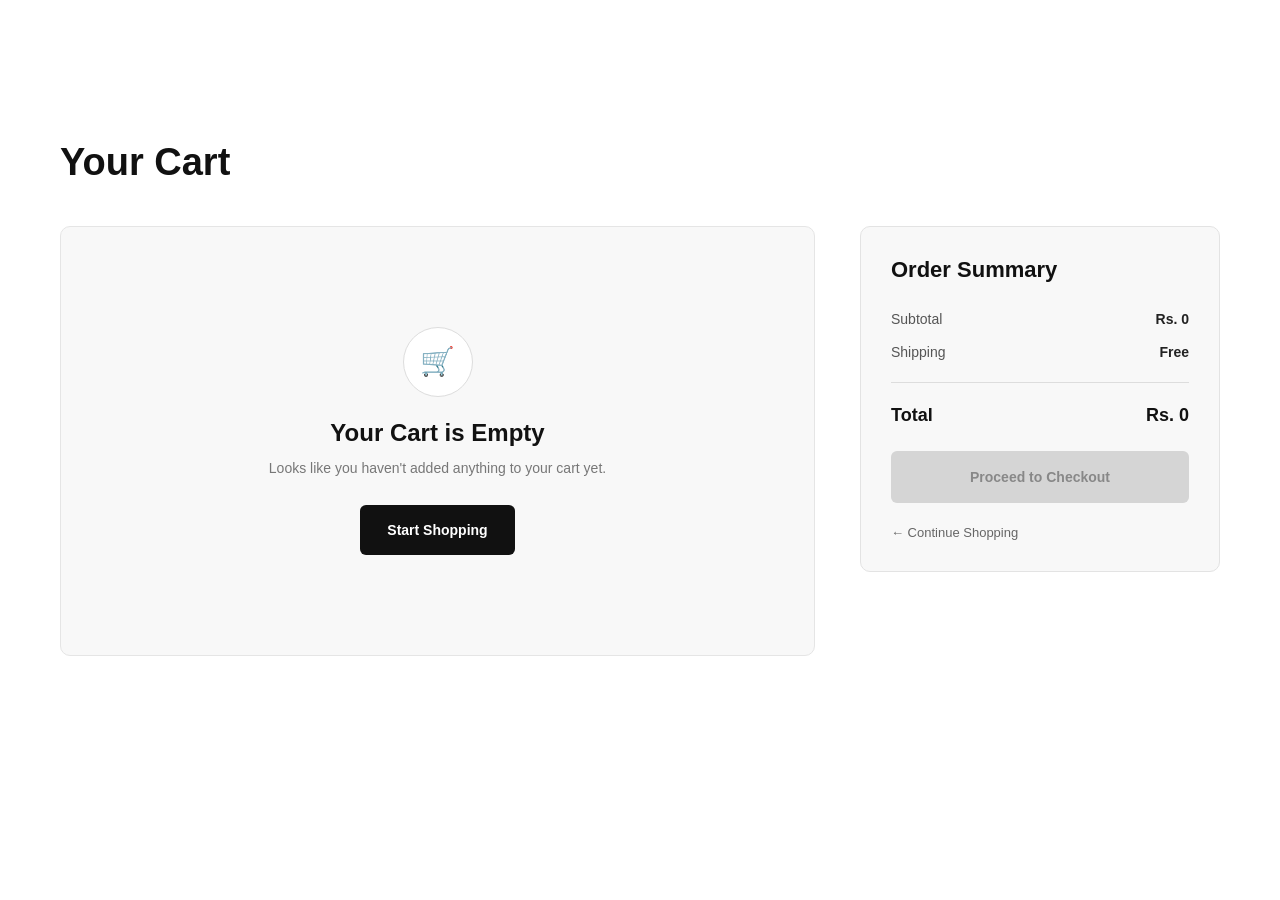
<file: Cart.html>
<!DOCTYPE html>
<html lang="en">

<head>
    <meta charset="UTF-8">
    <meta name="viewport" content="width=device-width, initial-scale=1.0">

    <title>Cart - SEILIN</title>

    <link rel="stylesheet" href="style.css">
</head>

<body>

   <!-- =========================
     CART PAGE
========================= -->

<section class="cart-page">

    <div class="container">

        <h1>Your Cart</h1>


        <div class="cart-layout">

            <!-- =========================
                 CART PRODUCTS
            ========================= -->

            <div class="cart-items">

                <!-- JavaScript products yahan show karega -->

            </div>


            <!-- =========================
                 ORDER SUMMARY
            ========================= -->

            <div class="cart-summary">

                <h2>Order Summary</h2>


                <div class="summary-row">

                    <span>Subtotal</span>

                    <span id="cart-subtotal">
                        Rs. 0
                    </span>

                </div>


                <div class="summary-row">

                    <span>Shipping</span>

                    <span>Free</span>

                </div>


                <div class="summary-divider"></div>


                <div class="summary-total">

                    <span>Total</span>

                    <span id="cart-total">
                        Rs. 0
                    </span>

                </div>


                <button
                    class="checkout-btn"
                    type="button"
                >
                    Proceed to Checkout
                </button>


                <a
                    href="index.html"
                    class="continue-shopping"
                >
                    ← Continue Shopping
                </a>

            </div>

        </div>

    </div>

</section>

    <script src="script.js"></script>

</body>

</html>
</file>
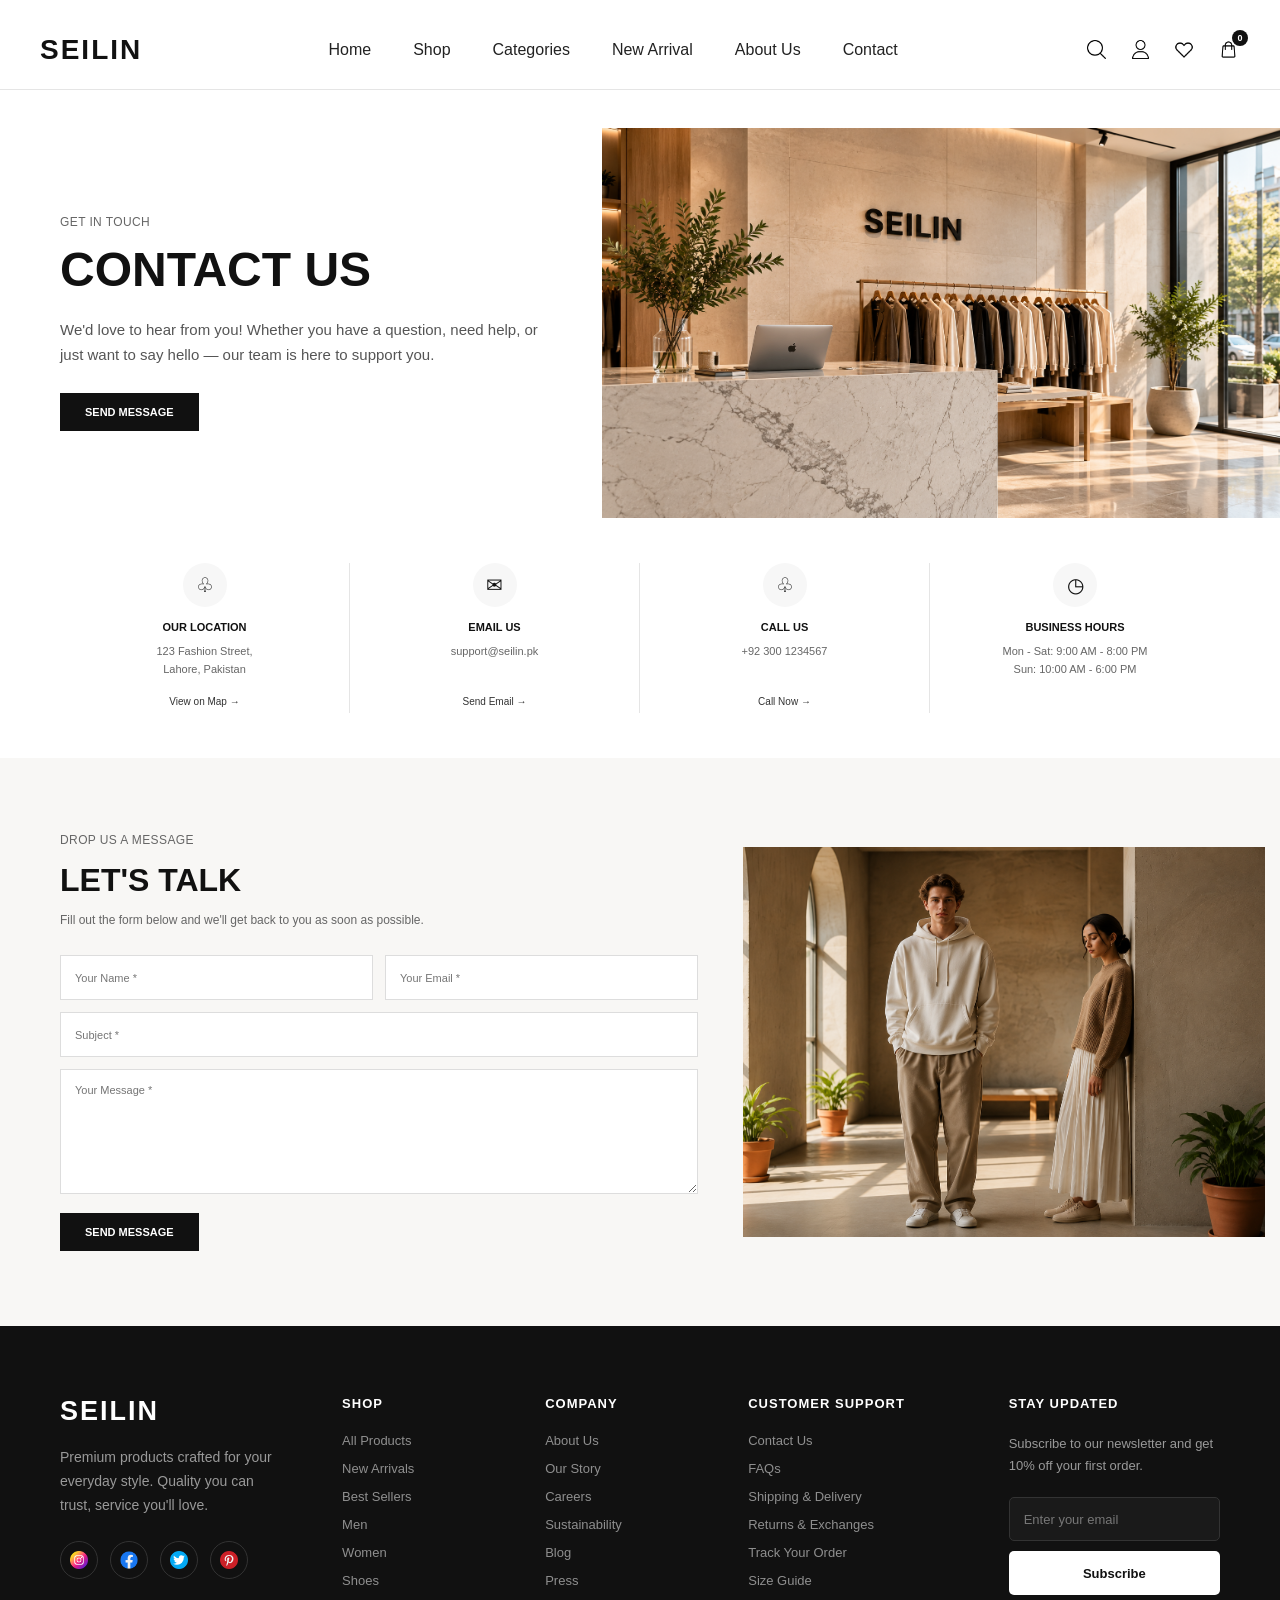
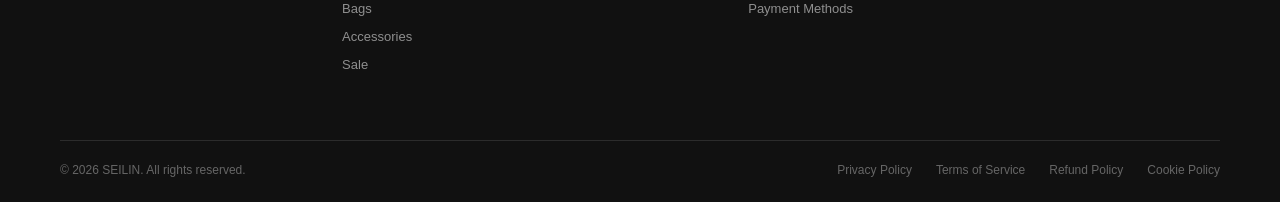
<file: contact.html>
<!DOCTYPE html>
<html lang="en">

<head>
    <meta charset="UTF-8">
    <meta name="viewport" content="width=device-width, initial-scale=1.0">

    <title>Contact Us - SEILIN</title>

    <link rel="stylesheet" href="style.css">
</head>

<body>


    <!-- =========================
         SHIPPING BAR
    ========================== -->

    <div class="shipping-bar">
        FREE SHIPPING ON ALL ORDERS ABOVE PKR 5000
    </div>


    <!-- =========================
         SAME NAVBAR
    ========================== -->

    <header class="navbar">

        <div class="container nav-container">

            <a href="Index.html" class="logo">
                SEILIN
            </a>

            <nav class="nav-links">

                <a href="index.html">Home</a>

                <a href="shop.html">Shop</a>

                <a href="#">Categories</a>

                <a href="shop.html">New Arrival</a>

                <a href="about.html">About Us</a>

                <a href="contact.html">Contact</a>

            </nav>


            <div class="nav-icons">

                <button aria-label="Search">
                    <img src="54481.png" alt="">
                </button>

                <button aria-label="Account">
                    <img src="user (1).png" alt="">
                </button>

                <button aria-label="Wishlist">
                    <img src="love.png" alt="">
                </button>

                <a href="Cart.html" class="cart-link">

                    <img src="shopping-bag.png" alt="Cart">

                    <span class="cart-count">
                        0
                    </span>

                </a>

            </div>

        </div>

    </header>



    <!-- =========================
         CONTACT PAGE
    ========================== -->

    <main class="contact-page">


        <!-- =========================
             CONTACT HERO
        ========================== -->

        <section class="contact-hero">

            <div class="contact-hero-content">

                <p class="contact-label">
                    GET IN TOUCH
                </p>

                <h1>
                    CONTACT US
                </h1>

                <p class="contact-hero-text">
                    We'd love to hear from you! Whether you have a
                    question, need help, or just want to say hello —
                    our team is here to support you.
                </p>

                <a href="#contact-form" class="contact-main-btn">
                    SEND MESSAGE
                </a>

            </div>


            <div class="contact-hero-image">

                <img
                    src="se.png"
                    alt="SEILIN Store"
                >

            </div>

        </section>



        <!-- =========================
             CONTACT INFORMATION
        ========================== -->

        <section class="contact-info-section">

            <div class="contact-info-grid">


                <!-- LOCATION -->

                <div class="contact-info-item">

                    <div class="contact-info-icon">
                        ♧
                    </div>

                    <h3>
                        OUR LOCATION
                    </h3>

                    <p>
                        123 Fashion Street,<br>
                        Lahore, Pakistan
                    </p>

                    <a href="#">
                        View on Map →
                    </a>

                </div>



                <!-- EMAIL -->

                <div class="contact-info-item">

                    <div class="contact-info-icon">
                        ✉
                    </div>

                    <h3>
                        EMAIL US
                    </h3>

                    <p>
                        support@seilin.pk
                    </p>

                    <a href="mailto:support@seilin.pk">
                        Send Email →
                    </a>

                </div>



                <!-- PHONE -->

                <div class="contact-info-item">

                    <div class="contact-info-icon">
                        ♧
                    </div>

                    <h3>
                        CALL US
                    </h3>

                    <p>
                        +92 300 1234567
                    </p>

                    <a href="tel:+923001234567">
                        Call Now →
                    </a>

                </div>



                <!-- HOURS -->

                <div class="contact-info-item">

                    <div class="contact-info-icon">
                        ◷
                    </div>

                    <h3>
                        BUSINESS HOURS
                    </h3>

                    <p>
                        Mon - Sat: 9:00 AM - 8:00 PM<br>
                        Sun: 10:00 AM - 6:00 PM
                    </p>

                </div>

            </div>

        </section>



        <!-- =========================
             CONTACT FORM
        ========================== -->

        <section class="contact-form-section" id="contact-form">

            <div class="contact-form-container">


                <!-- FORM CONTENT -->

                <div class="contact-form-content">

                    <p class="contact-label">
                        DROP US A MESSAGE
                    </p>

                    <h2>
                        LET'S TALK
                    </h2>

                    <p class="contact-form-description">
                        Fill out the form below and we'll get back
                        to you as soon as possible.
                    </p>


                    <form class="contact-form">

                        <div class="form-row">

                            <input
                                type="text"
                                placeholder="Your Name *"
                                required
                            >

                            <input
                                type="email"
                                placeholder="Your Email *"
                                required
                            >

                        </div>


                        <input
                            type="text"
                            placeholder="Subject *"
                            required
                        >


                        <textarea
                            placeholder="Your Message *"
                            required
                        ></textarea>


                        <button
                            type="submit"
                            class="contact-main-btn"
                        >
                            SEND MESSAGE
                        </button>

                    </form>

                </div>



                <!-- FORM IMAGE -->

                <div class="contact-form-image">

                    <img
                        src="tes.png"
                        alt="SEILIN Fashion"
                    >

                </div>

            </div>

        </section>



    </main>



  <!-- ================= FOOTER ================= -->

    <footer class="footer">

        <div class="container">

            <div class="footer-main">

                <!-- Brand -->
                <div class="footer-brand">

                    <a href="#" class="footer-logo">
                        SEILIN
                    </a>

                    <p>
                        Premium products crafted for your
                        everyday style. Quality you can trust,
                        service you'll love.
                    </p>

                  <div class="footer-socials">

    <a href="#" aria-label="Instagram">
        <img src="instagram.png" alt="Instagram">
    </a>

    <a href="#" aria-label="Facebook">
        <img src="facebook.png" alt="Facebook">
    </a>

    <a href="#" aria-label="Twitter">
        <img src="twittwer.png" alt="Twitter">
    </a>

    <a href="#" aria-label="Pinterest">
        <img src="pinterest.png" alt="Pinterest">
    </a>

</div>

                </div>


                <!-- Shop -->
                <div class="footer-column">

                    <h3>SHOP</h3>

                    <a href="#">All Products</a>
                    <a href="#">New Arrivals</a>
                    <a href="#">Best Sellers</a>
                    <a href="#">Men</a>
                    <a href="#">Women</a>
                    <a href="#">Shoes</a>
                    <a href="#">Bags</a>
                    <a href="#">Accessories</a>
                    <a href="#">Sale</a>

                </div>


                <!-- Company -->
                <div class="footer-column">

                    <h3>COMPANY</h3>

                    <a href="#">About Us</a>
                    <a href="#">Our Story</a>
                    <a href="#">Careers</a>
                    <a href="#">Sustainability</a>
                    <a href="#">Blog</a>
                    <a href="#">Press</a>

                </div>


                <!-- Support -->
                <div class="footer-column">

                    <h3>CUSTOMER SUPPORT</h3>

                    <a href="#">Contact Us</a>
                    <a href="#">FAQs</a>
                    <a href="#">Shipping & Delivery</a>
                    <a href="#">Returns & Exchanges</a>
                    <a href="#">Track Your Order</a>
                    <a href="#">Size Guide</a>
                    <a href="#">Payment Methods</a>

                </div>


                <!-- Newsletter -->
                <div class="footer-newsletter">

                    <h3>STAY UPDATED</h3>

                    <p>
                        Subscribe to our newsletter and get
                        10% off your first order.
                    </p>

                    <form class="newsletter-form">

                        <input
                            type="email"
                            placeholder="Enter your email"
                        >

                        <button type="submit">
                            Subscribe
                        </button>

                    </form>

                </div>

            </div>


            <!-- Footer Bottom -->

            <div class="footer-bottom">

                <p>
                    © 2026 SEILIN. All rights reserved.
                </p>

                <div class="footer-policies">
                    <a href="#">Privacy Policy</a>
                    <a href="#">Terms of Service</a>
                    <a href="#">Refund Policy</a>
                    <a href="#">Cookie Policy</a>
                </div>

            </div>

        </div>

    </footer>


</body>
</html>
</file>
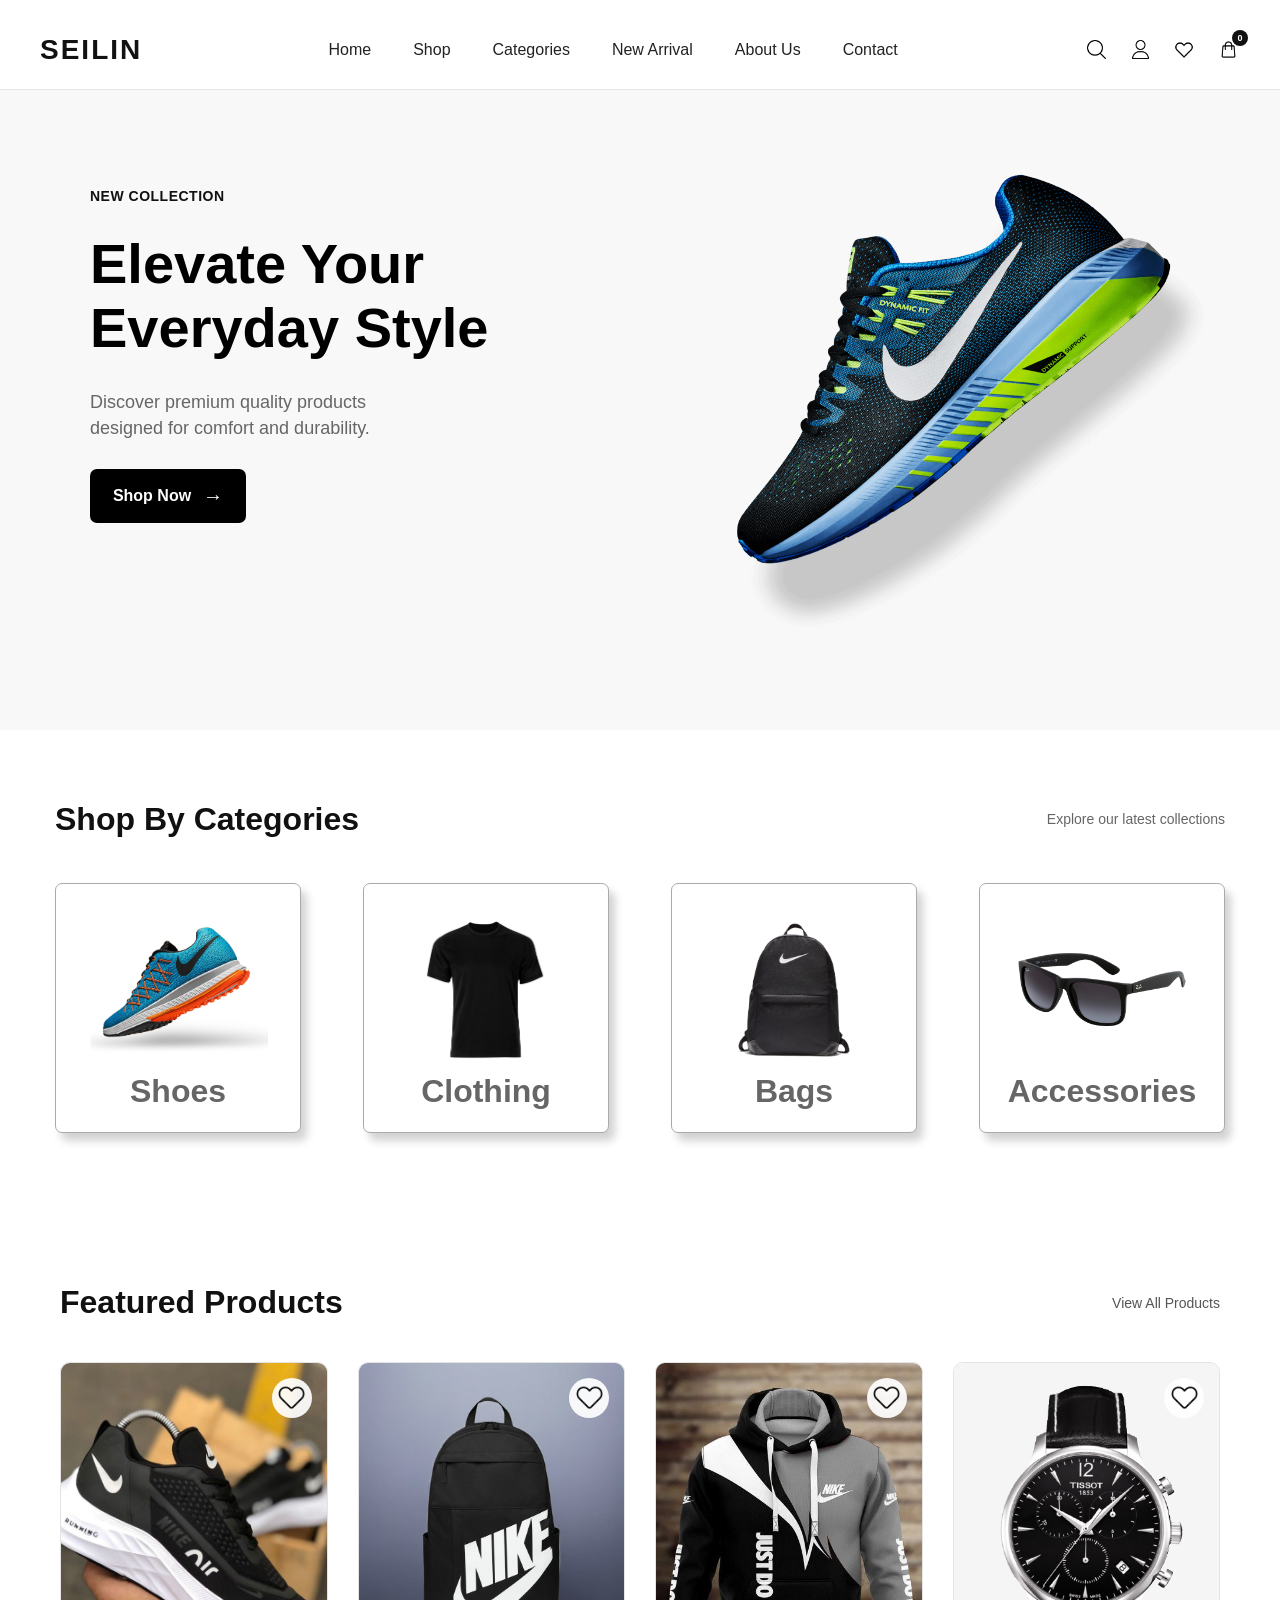
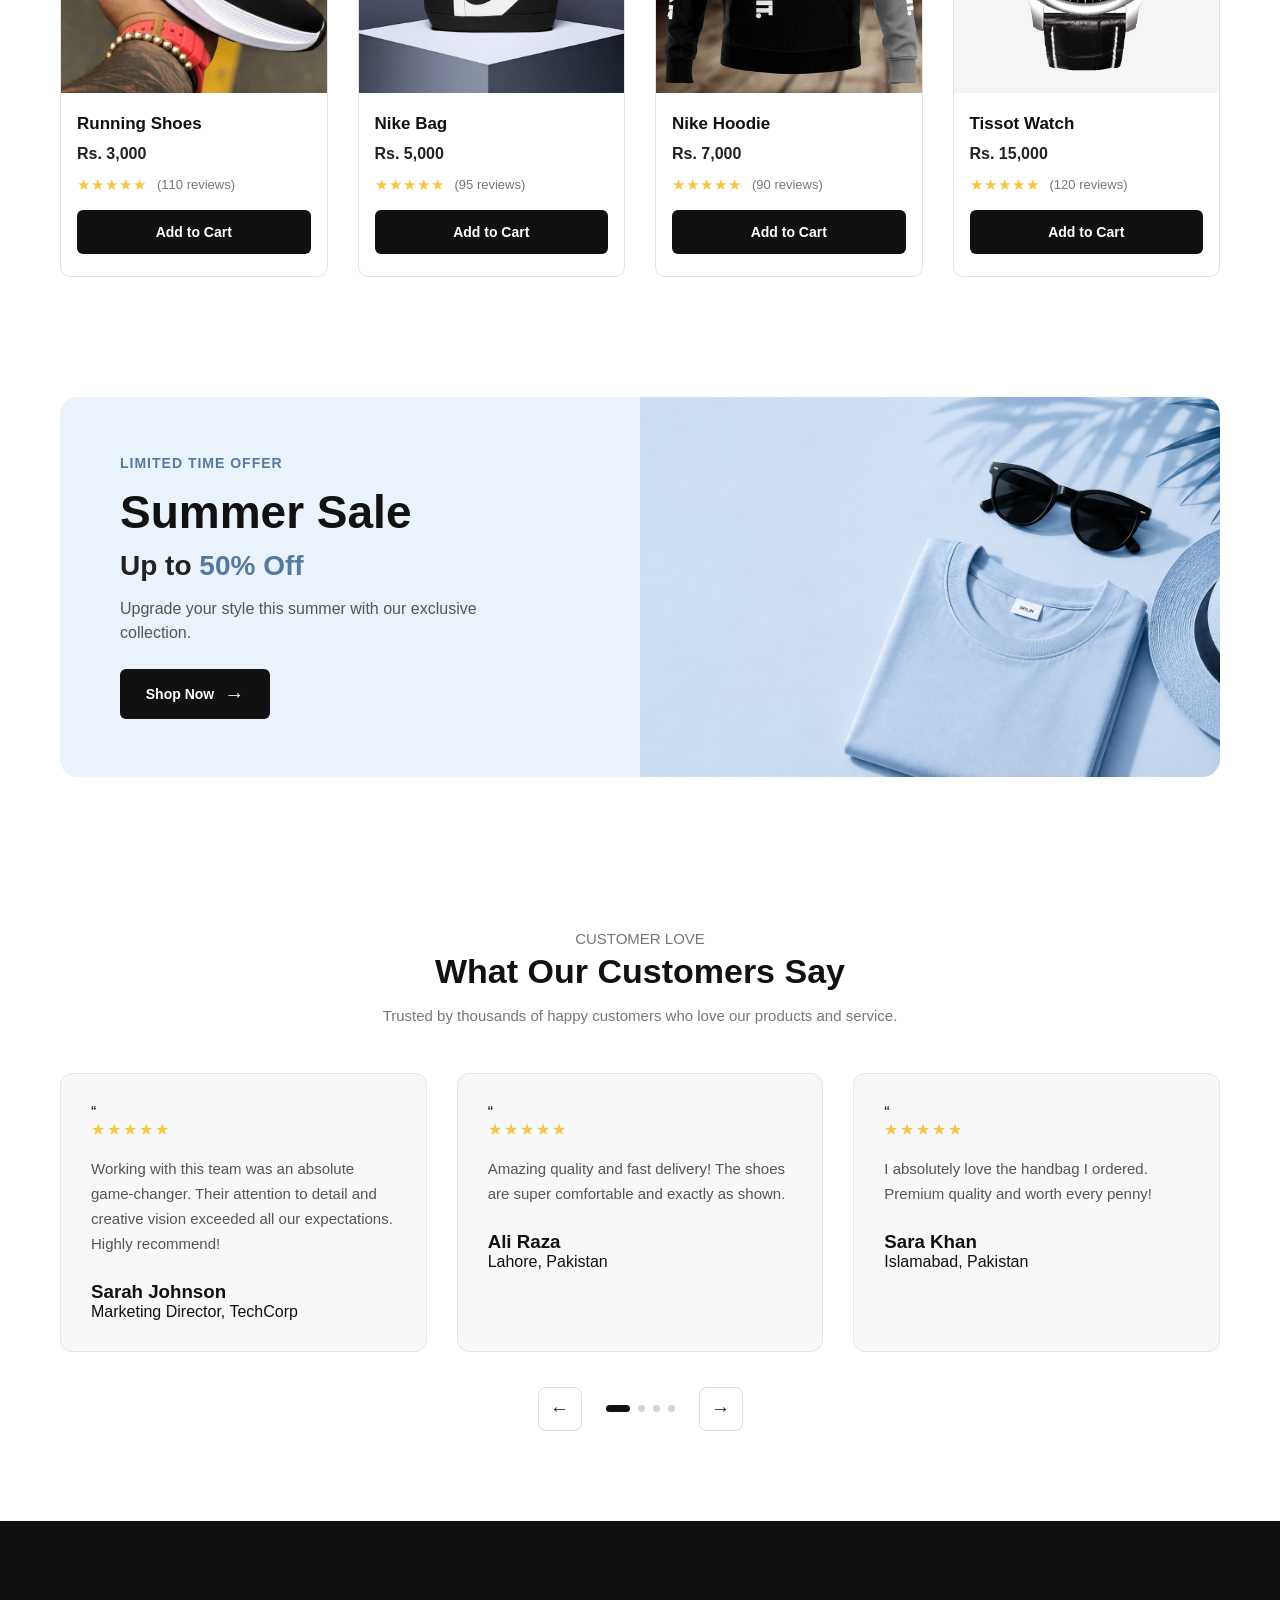
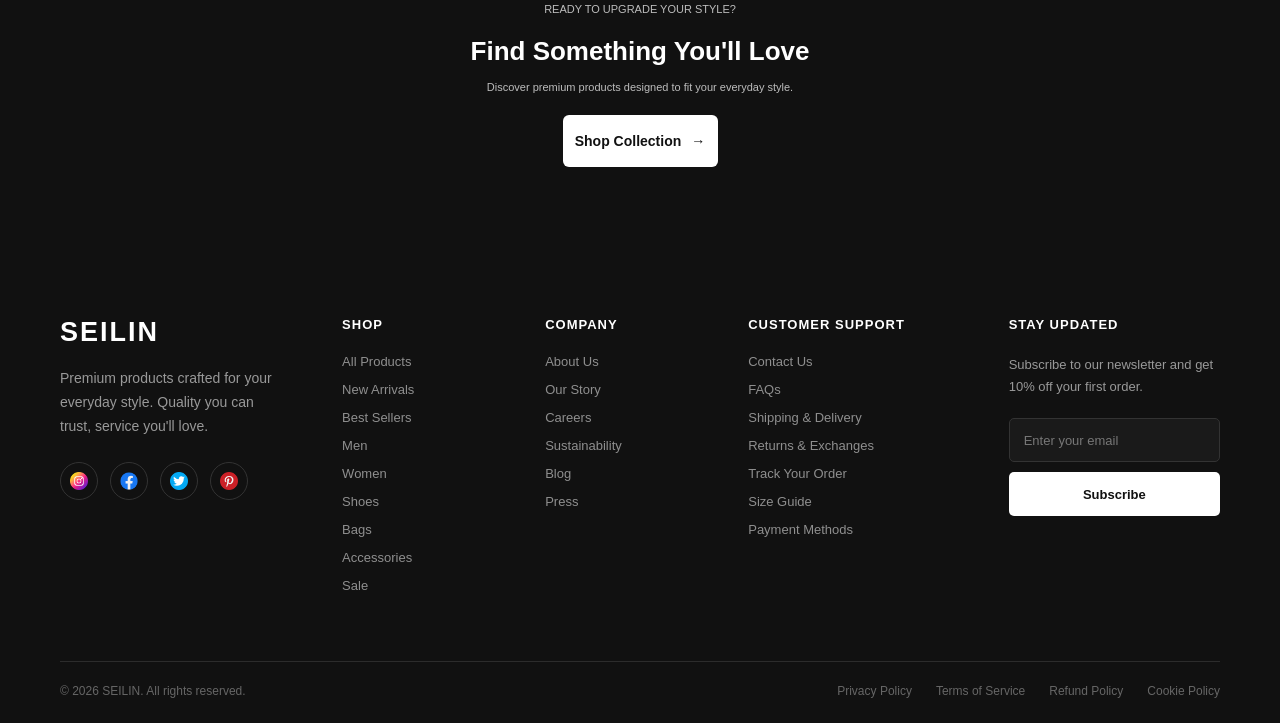
<file: Ecom.html>
<!DOCTYPE html>
<html lang="en">
<head>
    <meta charset="UTF-8">
    <meta name="viewport" content="width=device-width, initial-scale=1.0">

    <title>SEILIN | Premium E-commerce</title>

    <link rel="stylesheet" href="Ecom.css">
    <link
    rel="stylesheet"
    href="https://cdnjs.cloudflare.com/ajax/libs/font-awesome/6.5.2/css/all.min.css"
>
</head>

<body>

    <!-- ================= NAVBAR ================= -->

    <header class="navbar">
        <div class="container nav-container">

            <a href="Ecom.html" class="logo">SEILIN</a>

            <nav class="nav-links">
                <a href="Ecom.html">Home</a>
                <a href="shop.html">Shop</a>
                <a href="#">Categories</a>
                <a href="shop.html">New Arrival</a>
                <a href="about.html">About Us</a>
                <a href="#">Contact</a>
            </nav>

            <div class="nav-icons">

    <button aria-label="Search">
        <img src="54481.png" alt="">
    </button>

    <button aria-label="Account">
        <img src="user (1).png" alt="">
    </button>

    <button aria-label="Wishlist">
        <img src="love.png" alt="">
    </button>

<a href="cart.html" class="cart-link">

    <img src="shopping-bag.png" alt="Cart">

    <span class="cart-count">0</span>

</a>

</div>

        </div>
    </header>


    <main>

        <!-- ================= HERO ================= -->

        <section class="hero">
            <div class="container hero-container">

                <div class="hero-content">
                    <p class="section-label">NEW COLLECTION</p>

                    <h1>
                        Elevate Your<br>
                        Everyday Style
                    </h1>

                    <p class="hero-description">
                        Discover premium quality products
                        designed for comfort and durability.
                    </p>

                    <a href="#" class="primary-btn">
                        Shop Now
                        <span>→</span>
                    </a>
                </div>

                <div class="hero-image">
                    <img src="sh.png" alt="Premium running shoe">
                </div>

            </div>
        </section>


        <!-- ================= CATEGORIES ================= -->

        <section class="categories">
            <div class="container">

                <div class="section-header">
                    <h2>Shop By Categories</h2>

                    <a href="#">
                        Explore our latest collections
                    </a>
                </div>

                <div class="category-grid">

                    <a href="#" class="category-card">
                        <div class="category-image">
                            <img src="so.png" alt="Shoes">
                        </div>
                        <h3>Shoes</h3>
                    </a>

                    <a href="#" class="category-card">
                        <div class="category-image">
                            <img src="T.png" alt="Clothing">
                        </div>
                        <h3>Clothing</h3>
                    </a>

                    <a href="#" class="category-card">
                        <div class="category-image">
                            <img src="b.png" alt="Bags">
                        </div>
                        <h3>Bags</h3>
                    </a>

                    <a href="#" class="category-card">
                        <div class="category-image">
                            <img src="g.png" alt="Accessories">
                        </div>
                        <h3>Accessories</h3>
                    </a>

                </div>

            </div>
        </section>


        <!-- ================= FEATURED PRODUCTS ================= -->

        <section class="featured-products">
            <div class="container">

                <div class="section-header">
                    <h2>Featured Products</h2>

                    <a href="#">View All Products</a>
                </div>

                <div class="product-grid">

                    <!-- Product 1 -->
                    <article class="product-card">

                        <div class="product-image">
                            <img src="nike4.jpg"
                                 alt="Running Shoes">
                         <button class="wishlist-btn">
    <img src="e-commerce.png" alt="Wishlist">
</button>
                        </div>

                        <div class="product-info">
                            <h3>Running Shoes</h3>
                            <p class="price">Rs. 3,000</p>

                            <div class="rating">
                                <span>★★★★★</span>
                                <small>(110 reviews)</small>
                            </div>

    <button class="add-cart-btn">
        Add to Cart
    </button>
                        </div>

                    </article>


                    <!-- Product 2 -->
                    <article class="product-card">

                        <div class="product-image">
                            <img src="bag (2).jpg"
                                 alt="Nike Bag">
                         <button class="wishlist-btn">
    <img src="e-commerce.png" alt="Wishlist">
</button>

                        </div>

                        <div class="product-info">
                            <h3>Nike Bag</h3>
                            <p class="price">Rs. 5,000</p>

                            <div class="rating">
                                <span>★★★★★</span>
                                <small>(95 reviews)</small>
                            </div>

    <button class="add-cart-btn">
        Add to Cart
    </button>
                        </div>

                    </article>


                    <!-- Product 3 -->
                    <article class="product-card">

                        <div class="product-image">
                            <img src="hd.jpg"
                                 alt="Nike Hoodie">

                           <button class="wishlist-btn">
    <img src="e-commerce.png" alt="Wishlist">
</button>
                        </div>

                        <div class="product-info">
                            <h3>Nike Hoodie</h3>
                            <p class="price">Rs. 7,000</p>

                            <div class="rating">
                                <span>★★★★★</span>
                                <small>(90 reviews)</small>
                            </div>

    <button class="add-cart-btn">
        Add to Cart
    </button>
                        </div>

                    </article>


                    <!-- Product 4 -->
                    <article class="product-card">

                        <div class="product-image">
                            <img src="tst.png"
                                 alt="Tissot Watch">

                            <button class="wishlist-btn">
    <img src="e-commerce.png" alt="Wishlist">
</button>
                        </div>

                        <div class="product-info">
                            <h3>Tissot Watch</h3>
                            <p class="price">Rs. 15,000</p>

                            <div class="rating">
                                <span>★★★★★</span>
                                <small>(120 reviews)</small>
                            </div>

    <button class="add-cart-btn">
        Add to Cart
    </button>
                        </div>

                    </article>

                </div>

            </div>
        </section>


        <!-- ================= PROMO BANNER ================= -->

        <section class="promo">
            <div class="container promo-container">

                <div class="promo-content">

                    <p class="section-label">
                        LIMITED TIME OFFER
                    </p>

                    <h2>Summer Sale</h2>

                    <h3>Up to <span>50% Off</span></h3>

                    <p>
                        Upgrade your style this summer
                        with our exclusive collection.
                    </p>

                    <a href="#" class="primary-btn">
                        Shop Now
                        <span>→</span>
                    </a>

                </div>

                <div class="promo-image">
                    <img src="promo.png"
                         alt="Summer collection">
                </div>

            </div>
        </section>


        <!-- ================= TESTIMONIALS ================= -->

        <section class="testimonials">
            <div class="container">

                <div class="testimonial-header">

                    <p class="section-label">
                        CUSTOMER LOVE
                    </p>

                    <h2>What Our Customers Say</h2>

                    <p>
                        Trusted by thousands of happy customers
                        who love our products and service.
                    </p>

                </div>


                <div class="testimonial-grid">

                    <!-- Testimonial 1 -->
                    <article class="testimonial-card">

                        <div class="quote">“</div>

                        <div class="stars">
                            ★★★★★
                        </div>

                        <p class="testimonial-text">
                            Working with this team was an absolute
                            game-changer. Their attention to detail
                            and creative vision exceeded all our
                            expectations. Highly recommend!
                        </p>

                        <div class="customer">
                            <h3>Sarah Johnson</h3>
                            <p>Marketing Director, TechCorp</p>
                        </div>

                    </article>


                    <!-- Testimonial 2 -->
                    <article class="testimonial-card">

                        <div class="quote">“</div>

                        <div class="stars">
                            ★★★★★
                        </div>

                        <p class="testimonial-text">
                            Amazing quality and fast delivery!
                            The shoes are super comfortable
                            and exactly as shown.
                        </p>

                        <div class="customer">
                            <h3>Ali Raza</h3>
                            <p>Lahore, Pakistan</p>
                        </div>

                    </article>


                    <!-- Testimonial 3 -->
                    <article class="testimonial-card">

                        <div class="quote">“</div>

                        <div class="stars">
                            ★★★★★
                        </div>

                        <p class="testimonial-text">
                            I absolutely love the handbag I ordered.
                            Premium quality and worth every penny!
                        </p>

                        <div class="customer">
                            <h3>Sara Khan</h3>
                            <p>Islamabad, Pakistan</p>
                        </div>

                    </article>

                </div>


                <div class="testimonial-navigation">

                    <button aria-label="Previous testimonial">
                        ←
                    </button>

                    <div class="slider-dots">
                        <span class="active"></span>
                        <span></span>
                        <span></span>
                        <span></span>
                    </div>

                    <button aria-label="Next testimonial">
                        →
                    </button>

                </div>

            </div>
        </section>


        <!-- ================= CTA ================= -->

        <section class="cta">
            <div class="container cta-content">

                <p class="section-label">
                    READY TO UPGRADE YOUR STYLE?
                </p>

                <h2>Find Something You'll Love</h2>

                <p>
                    Discover premium products designed to fit
                    your everyday style.
                </p>

                <a href="#" class="cta-btn">
                    Shop Collection
                    <span>→</span>
                </a>

            </div>
        </section>

    </main>


    <!-- ================= FOOTER ================= -->

    <footer class="footer">

        <div class="container">

            <div class="footer-main">

                <!-- Brand -->
                <div class="footer-brand">

                    <a href="#" class="footer-logo">
                        SEILIN
                    </a>

                    <p>
                        Premium products crafted for your
                        everyday style. Quality you can trust,
                        service you'll love.
                    </p>

                  <div class="footer-socials">

    <a href="#" aria-label="Instagram">
        <img src="instagram.png" alt="Instagram">
    </a>

    <a href="#" aria-label="Facebook">
        <img src="facebook.png" alt="Facebook">
    </a>

    <a href="#" aria-label="Twitter">
        <img src="twittwer.png" alt="Twitter">
    </a>

    <a href="#" aria-label="Pinterest">
        <img src="pinterest.png" alt="Pinterest">
    </a>

</div>

                </div>


                <!-- Shop -->
                <div class="footer-column">

                    <h3>SHOP</h3>

                    <a href="#">All Products</a>
                    <a href="#">New Arrivals</a>
                    <a href="#">Best Sellers</a>
                    <a href="#">Men</a>
                    <a href="#">Women</a>
                    <a href="#">Shoes</a>
                    <a href="#">Bags</a>
                    <a href="#">Accessories</a>
                    <a href="#">Sale</a>

                </div>


                <!-- Company -->
                <div class="footer-column">

                    <h3>COMPANY</h3>

                    <a href="#">About Us</a>
                    <a href="#">Our Story</a>
                    <a href="#">Careers</a>
                    <a href="#">Sustainability</a>
                    <a href="#">Blog</a>
                    <a href="#">Press</a>

                </div>


                <!-- Support -->
                <div class="footer-column">

                    <h3>CUSTOMER SUPPORT</h3>

                    <a href="#">Contact Us</a>
                    <a href="#">FAQs</a>
                    <a href="#">Shipping & Delivery</a>
                    <a href="#">Returns & Exchanges</a>
                    <a href="#">Track Your Order</a>
                    <a href="#">Size Guide</a>
                    <a href="#">Payment Methods</a>

                </div>


                <!-- Newsletter -->
                <div class="footer-newsletter">

                    <h3>STAY UPDATED</h3>

                    <p>
                        Subscribe to our newsletter and get
                        10% off your first order.
                    </p>

                    <form class="newsletter-form">

                        <input
                            type="email"
                            placeholder="Enter your email"
                        >

                        <button type="submit">
                            Subscribe
                        </button>

                    </form>

                </div>

            </div>


            <!-- Footer Bottom -->

            <div class="footer-bottom">

                <p>
                    © 2026 SEILIN. All rights reserved.
                </p>

                <div class="footer-policies">
                    <a href="#">Privacy Policy</a>
                    <a href="#">Terms of Service</a>
                    <a href="#">Refund Policy</a>
                    <a href="#">Cookie Policy</a>
                </div>

            </div>

        </div>

    </footer>


    <script src="Ecom.js"></script>

</body>
</html>
</file>
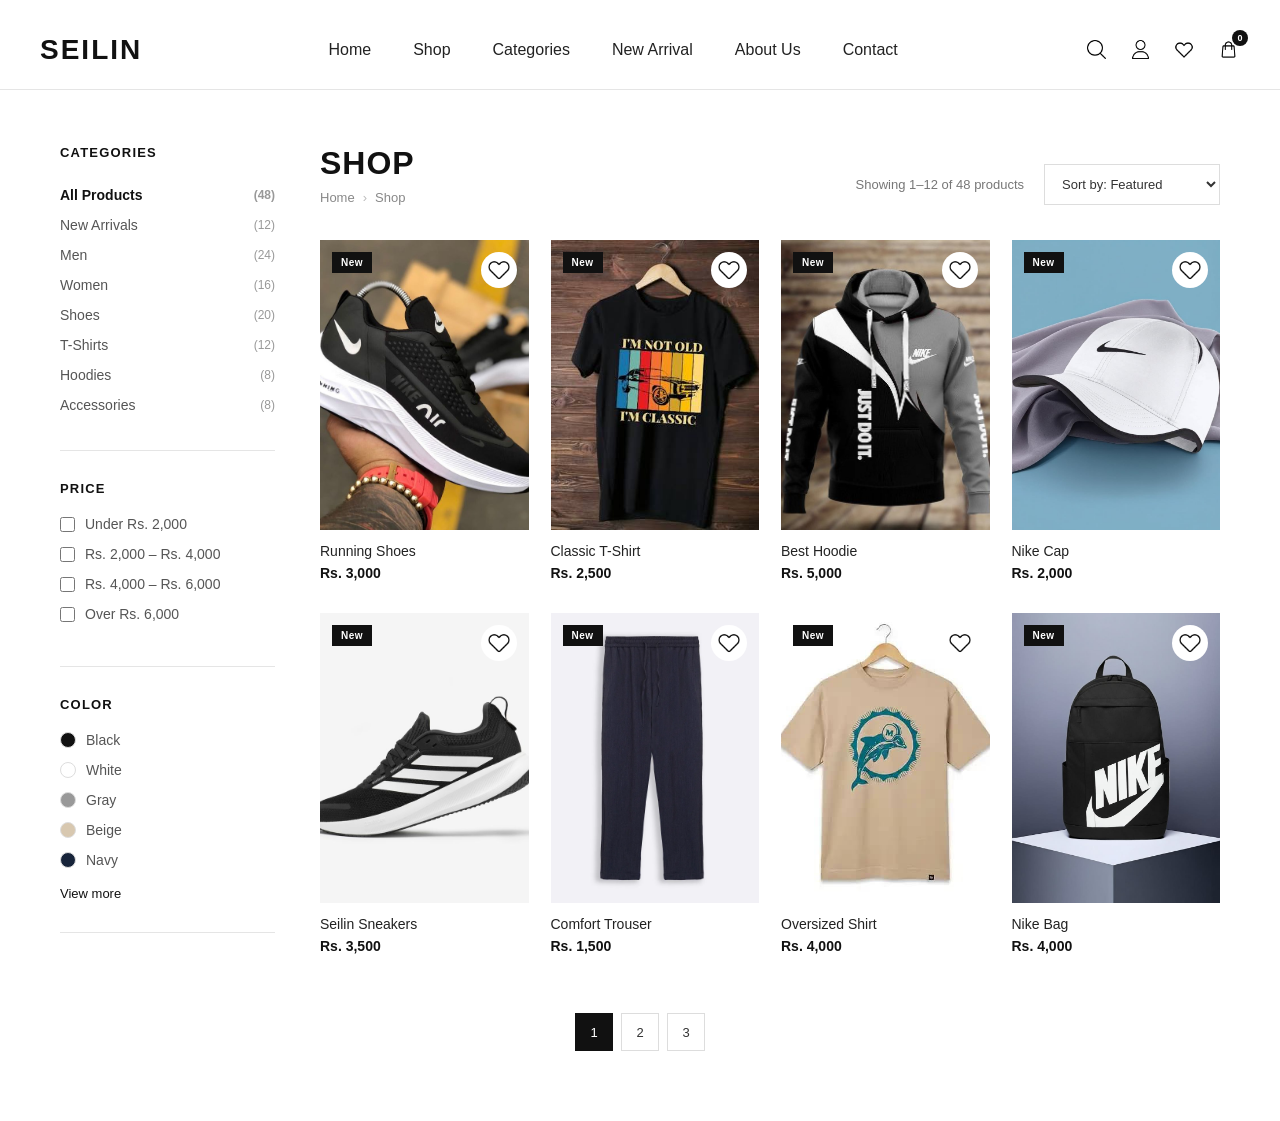
<file: shop.html>
<!DOCTYPE html>
<html lang="en">

<head>
    <meta charset="UTF-8">
    <meta name="viewport" content="width=device-width, initial-scale=1.0">

    <title>Shop - SEILIN</title>

    <link rel="stylesheet" href="style.css">
</head>

<body>


    <!-- =========================
         SAME NAVBAR FROM HOMEPAGE
    ========================= -->

    <header class="navbar">
        <div class="container nav-container">

            <a href="index.html" class="logo">
                SEILIN
            </a>

            <nav class="nav-links">

                <a href="index.html">Home</a>

                <a href="shop.html">Shop</a>

                <a href="#">Categories</a>

                <a href="shop.html">New Arrival</a>

                <a href="about.html">About Us</a>

                <a href="contact.html">Contact</a>

            </nav>


            <div class="nav-icons">

                <button aria-label="Search">
                    <img src="54481.png" alt="">
                </button>

                <button aria-label="Account">
                    <img src="user (1).png" alt="">
                </button>

                <button aria-label="Wishlist">
                    <img src="love.png" alt="">
                </button>

                <a href="Cart.html" class="cart-link">
                    <img src="shopping-bag.png" alt="Cart">

                    <span class="cart-count">
                        0
                    </span>
                </a>

            </div>

        </div>
    </header>


    <!-- =========================
         SHOP PAGE
    ========================= -->

    <main class="shop-page">

        <div class="shop-container">

            <!-- LEFT SIDEBAR -->
            <!-- =========================
     SHOP SIDEBAR
========================= -->

<aside class="shop-sidebar">

    <!-- CATEGORIES -->

    <div class="filter-section">

        <h3>CATEGORIES</h3>

        <a href="#" class="category-link active">
            All Products <span>(48)</span>
        </a>

        <a href="#" class="category-link">
            New Arrivals <span>(12)</span>
        </a>

        <a href="#" class="category-link">
            Men <span>(24)</span>
        </a>

        <a href="#" class="category-link">
            Women <span>(16)</span>
        </a>

        <a href="#" class="category-link">
            Shoes <span>(20)</span>
        </a>

        <a href="#" class="category-link">
            T-Shirts <span>(12)</span>
        </a>

        <a href="#" class="category-link">
            Hoodies <span>(8)</span>
        </a>

        <a href="#" class="category-link">
            Accessories <span>(8)</span>
        </a>

    </div>


    <!-- PRICE -->

    <div class="filter-section">

        <h3>PRICE</h3>

        <label class="filter-option">

            <input type="checkbox">

            <span>Under Rs. 2,000</span>

        </label>


        <label class="filter-option">

            <input type="checkbox">

            <span>Rs. 2,000 – Rs. 4,000</span>

        </label>


        <label class="filter-option">

            <input type="checkbox">

            <span>Rs. 4,000 – Rs. 6,000</span>

        </label>


        <label class="filter-option">

            <input type="checkbox">

            <span>Over Rs. 6,000</span>

        </label>

    </div>


    <!-- COLOR -->

    <div class="filter-section">

        <h3>COLOR</h3>

        <label class="color-option">

            <span class="color-circle black"></span>

            <span>Black</span>

        </label>


        <label class="color-option">

            <span class="color-circle white"></span>

            <span>White</span>

        </label>


        <label class="color-option">

            <span class="color-circle gray"></span>

            <span>Gray</span>

        </label>


        <label class="color-option">

            <span class="color-circle beige"></span>

            <span>Beige</span>

        </label>


        <label class="color-option">

            <span class="color-circle navy"></span>

            <span>Navy</span>

        </label>


        <button class="view-more-btn" type="button">
            View more
        </button>

    </div>

</aside>


            <!-- RIGHT PRODUCTS AREA -->
           <!-- =========================
     SHOP PRODUCTS AREA
========================= -->

<section class="shop-products">


    <!-- =========================
         SHOP HEADER
    ========================= -->

    <div class="shop-header">

        <div class="shop-title">

            <h1>SHOP</h1>

            <div class="breadcrumb">

                <a href="index.html">
                    Home
                </a>

                <span>›</span>

                <span>Shop</span>

            </div>

        </div>


        <div class="shop-actions">

            <p>
                Showing 1–12 of 48 products
            </p>

            <select class="sort-select">

                <option value="featured">
                    Sort by: Featured
                </option>

                <option value="newest">
                    Newest
                </option>

                <option value="price-low">
                    Price: Low to High
                </option>

                <option value="price-high">
                    Price: High to Low
                </option>

            </select>

        </div>

    </div>


    <!-- =========================
         PRODUCT GRID
    ========================= -->

    <div class="shop-product-grid">

    <!-- Product 1 -->
    <article class="shop-product-card"
    data-id="running-shoes"
    data-category="shoes">


        <div class="shop-product-image">

            <span class="product-badge">
                New
            </span>

             <button class="wishlist-btn">
    <img src="e-commerce.png" alt="Wishlist">
</button>

            <img
                src="nike4.jpg"
                alt="Running Shoes"
            >

        </div>

        <div class="shop-product-info">

            <h3>Running Shoes</h3>

            <p>Rs. 3,000</p>

        </div>

    </article>


    <!-- Product 2 -->
    <article class="shop-product-card"
    data-id="classic-tshirt"
    data-category="t-shirts">

        <div class="shop-product-image">

            <span class="product-badge">
                New
            </span>

             <button class="wishlist-btn">
    <img src="e-commerce.png" alt="Wishlist">
</button>
            <img
                src="t.jpg"
                alt="Classic T-Shirt"
            >

        </div>

        <div class="shop-product-info">

            <h3>Classic T-Shirt</h3>

            <p>Rs. 2,500</p>

        </div>

    </article>


    <!-- Product 3 -->
   <article class="shop-product-card"
    data-id="best-hoodie"
    data-category="hoodies">

        <div class="shop-product-image">

            <span class="product-badge">
                New
            </span>

             <button class="wishlist-btn">
    <img src="e-commerce.png" alt="Wishlist">
</button>

            <img
                src="hd.jpg"
                alt="Best Hoodie"
            >

        </div>

        <div class="shop-product-info">

            <h3>Best Hoodie</h3>

            <p>Rs. 5,000</p>

        </div>

    </article>


    <!-- Product 4 -->
    <article class="shop-product-card"
    data-id="nike-cap"
    data-category="accessories">

        <div class="shop-product-image">

            <span class="product-badge">
                New
            </span>

             <button class="wishlist-btn">
    <img src="e-commerce.png" alt="Wishlist">
</button>

            <img
                src="cap.jpg"
                alt="Nike Cap"
            >

        </div>

        <div class="shop-product-info">

            <h3>Nike Cap</h3>

            <p>Rs. 2,000</p>

        </div>

    </article>


    <!-- Product 5 -->
    <article class="shop-product-card"
    data-id="seilin-sneakers"
    data-category="shoes">

        <div class="shop-product-image">

            <span class="product-badge">
                New
            </span>

            <button class="wishlist-btn">
    <img src="e-commerce.png" alt="Wishlist">
</button>

            <img
                src="ad.jpg"
                alt="Seilin Sneakers"
            >

        </div>

        <div class="shop-product-info">

            <h3>Seilin Sneakers</h3>

            <p>Rs. 3,500</p>

        </div>

    </article>


    <!-- Product 6 -->
   <article class="shop-product-card"
    data-id="comfort-trouser"
    data-category="men">

        <div class="shop-product-image">

            <span class="product-badge">
                New
            </span>

           <button class="wishlist-btn">
    <img src="e-commerce.png" alt="Wishlist">
</button>

            <img
                src="t.webp"
                alt="Comfort Trouser"
            >

        </div>

        <div class="shop-product-info">

            <h3>Comfort Trouser</h3>

            <p>Rs. 1,500</p>

        </div>

    </article>


    <!-- Product 7 -->
    <article class="shop-product-card"
    data-id="oversized-shirt"
    data-category="t-shirts">
        <div class="shop-product-image">

            <span class="product-badge">
                New
            </span>

             <button class="wishlist-btn">
    <img src="e-commerce.png" alt="Wishlist">
</button>

            <img
                src="s.jpg"
                alt="Oversized Shirt"
            >

        </div>

        <div class="shop-product-info">

            <h3>Oversized Shirt</h3>

            <p>Rs. 4,000</p>

        </div>

    </article>


    <!-- Product 8 -->
    <article class="shop-product-card"
    data-id="nike-bag"
    data-category="accessories">

        <div class="shop-product-image">

            <span class="product-badge">
                New
            </span>

           <button class="wishlist-btn">
    <img src="e-commerce.png" alt="Wishlist">
</button>

            <img
                src="bag (2).jpg"
                alt="Nike Bag"
            >

        </div>

        <div class="shop-product-info">

            <h3>Nike Bag</h3>

            <p>Rs. 4,000</p>

        </div>

    </article>


</div>

    </div>


    <!-- =========================
         PAGINATION
    ========================= -->

    <div class="pagination">

        <button class="page-btn active">
            1
        </button>

        <button class="page-btn">
            2
        </button>

        <button class="page-btn">
            3
        </button>

    </div>


</section>
        </div>

    </main>


    <script src="script.js"></script>

</body>

</html>
</file>
<file: Style.css>
/* =========================
   RESET
========================= */

* {
    margin: 0;
    padding: 0;
    box-sizing: border-box;
}

body {
    font-family: "Inter", sans-serif;
    color: #111111;
}


/* =========================
   CONTAINER
========================= */

.container {
    width: 100%;
    max-width: 1280px;
    margin: 0 auto;
}


/* =========================
   NAVBAR
========================= */

.navbar {
    width: 100%;
    height: 90px;
    padding-top: 10px;
    background-color: #ffffff;
    border-bottom: 1px solid #e5e5e5;
    position: fixed;
    top: 0;
    left: 0;

    z-index: 1000;
}


/* =========================
   NAV CONTAINER
========================= */

.nav-container {
    width: 100%;
    height: 100%;
    padding-left: 40px;
    padding-right: 40px;
    display: flex;
    align-items: center;
    justify-content: space-between;
    
}


/* =========================
   LOGO
========================= */

.logo {
    text-decoration: none;
    color: #111111;

    font-size: 28px;
    font-weight: 700;
    letter-spacing: 2px;
}


/* =========================
   NAV LINKS
========================= */

.nav-links {
    display: flex;
    align-items: center;

    /* Gap tum khud Figma se set karna */
    gap: 42px;
}

.nav-links a {
    text-decoration: none;
    color: #222222;

    /* Font settings tum khud handle karna */
    
    transition: color 0.2s ease;
}

.nav-links a:hover {
    color: #666666;
}


/* =========================
   NAV ICONS
========================= */

.nav-icons {
    display: flex;
    align-items: center;

    /* Icons ke darmiyan gap tum Figma se set karna */
    gap: 20px;
}

.nav-icons button {
    position: relative;

    width: 24px;
    height: 24px;

    border: none;
    background: transparent;
    padding: 0;

    display: flex;
    align-items: center;
    justify-content: center;

    cursor: pointer;
}


/* =========================
   FLATICON IMAGES
========================= */

.nav-icons button img {
    width: 20px;
    height: 20px;

    object-fit: contain;
}
.nav-icons button:nth-child(2) img{
    width: 19px;
    height: 19px;
}
.nav-icons button:nth-child(1) img{
    width: 19px;
    height: 19px;
}


/* =========================
   CART COUNT
========================= */

.cart-count {
    position: absolute;

    top: -8px;
    right: -8px;

    width: 16px;
    height: 16px;

    display: flex;
    align-items: center;
    justify-content: center;

    background-color: #111111;
    color: #ffffff;

    font-size: 9px;
    font-weight: 600;

    border-radius: 50%;
}
.cart-link {
    position: relative;

    width: 24px;
    height: 24px;

    display: flex;
    align-items: center;
    justify-content: center;

    text-decoration: none;
}

.cart-link img {
    width: 19px;
    height: 19px;

    display: block;
    object-fit: contain;
}
/* =========================
   HERO SECTION
========================= */

.hero {
    width: 100%;
    background-color: #f8f8f8;
    min-height: 730px;
}


/* =========================
   HERO CONTAINER
========================= */

.hero-container {
    min-height: 630px;
    padding-left: 90px;
   

    display: flex;
    align-items: center;
    justify-content: space-between;
    
}


/* =========================
   HERO CONTENT
========================= */

.hero-content {
    width: 50%;
}

.hero-content .section-label {
    margin-bottom: 28px;

    font-size: 14px;
    font-weight: 600;
    color: #111111;
    letter-spacing: 0.5px;
}


.hero-content h1 {
    margin-bottom: 28px;

    font-size: 56px;
    font-weight: 700;
    line-height: 1.15;

    color: #000000;
}


.hero-description {
    width: 304px;

    margin-bottom: 28px;

    font-size: 18px;
    font-weight: 400;
    line-height: 1.45;

    color: #666666;
}


/* =========================
   SHOP NOW BUTTON
========================= */

.primary-btn {
    width: 156px;
    height: 54px;

    display: inline-flex;
    align-items: center;
    justify-content: center;
    gap: 12px;

    background-color: #000000;
    color: #ffffff;

    text-decoration: none;

    font-size: 16px;
    font-weight: 600;

    border-radius: 7px;

    transition: 0.3s ease;
}


.primary-btn:hover {
    background-color: #222222;
}


.primary-btn span {
    font-size: 20px;
    line-height: 1;
}


/* =========================
   HERO IMAGE
========================= */

.hero-image {
    padding-top: 120px;
    padding-right: 50px;
    width: 50%;

    display: flex;
    align-items: center;
    justify-content: center;
    
}


.hero-image img {
    width: 580px;
    height: auto;
    object-fit: contain;
    transform: rotateX(-30.94deg);
}
/* =========================
   CATEGORIES
========================= */

.categories {
    width: 100%;
    background-color: #ffffff;
    padding: 70px 0 80px;
}
.categories .container {
    max-width: none;
    padding: 0 55px;
}


/* =========================
   SECTION HEADER
========================= */

.section-header {
    width: 100%;

    display: flex;
    align-items: center;
    justify-content: space-between;

    margin-bottom: 45px;
}

.section-header h2 {
    font-size: 32px;
    font-weight: 700;
    line-height: 1.2;

    color: #111111;
}

.section-header a {
    text-decoration: none;

    font-size: 14px;
    font-weight: 500;

    color: #666666;
}


/* =========================
   CATEGORY GRID
========================= */

.category-grid {
    width: 100%;

    display: grid;
    grid-template-columns: repeat(4, 1fr);

    gap: 62px;
}


/* =========================
   CATEGORY CARD
========================= */

.category-card {
    height: 250px;

    display: flex;
    flex-direction: column;
    align-items: center;
    justify-content: space-between;

    padding: 28px 20px 25px;

    text-decoration: none;

    background-color: #ffffff;

    border: 1px solid #aaaaaa;
    border-radius: 7px;

    box-shadow: 6px 8px 8px rgba(0, 0, 0, 0.18);

    transition: transform 0.25s ease,
                box-shadow 0.25s ease;
}


/* =========================
   CATEGORY IMAGE
========================= */

.category-image {
    width: 100%;
    height: 155px;

    display: flex;
    align-items: center;
    justify-content: center;
}

.category-image img {
    width: 180px;
    height: 140px;

    object-fit: contain;
}


/* =========================
   CATEGORY NAME
========================= */

.category-card h3 {
    font-size: 32px;
    font-weight: 600;

    line-height: 1;

    color: #666666;

    text-align: center;
}


/* =========================
   HOVER
========================= */

.category-card:hover {
    transform: translateY(-5px);

    box-shadow: 6px 12px 12px rgba(0, 0, 0, 0.20);
}
/* =========================
   FEATURED PRODUCTS
========================= */

.featured-products {
    width: 100%;
    background-color: #ffffff;
    padding: 70px 0 70px;
}


/* =========================
   CONTAINER / PADDING
========================= */

.featured-products .container {
    width: calc(100% - 120px);
    max-width: none;
    margin: 0 auto;
}


/* =========================
   SECTION HEADER
========================= */

.featured-products .section-header {
    width: 100%;

    display: flex;
    align-items: center;
    justify-content: space-between;

    margin-bottom: 40px;
}

.featured-products .section-header h2 {
    margin: 0;

    font-size: 32px;
    font-weight: 700;
    line-height: 1.2;

    color: #111111;
}

.featured-products .section-header a {
    text-decoration: none;

    font-size: 14px;
    font-weight: 500;

    color: #555555;

    transition: color 0.2s ease;
}

.featured-products .section-header a:hover {
    color: #111111;
}


/* =========================
   PRODUCT GRID
========================= */

.featured-products .product-grid {
    width: 100%;

    display: grid;
    grid-template-columns: repeat(4, 1fr);

    gap: 30px;
}


/* =========================
   PRODUCT CARD
========================= */

.featured-products .product-card {
    position: relative;

    width: 100%;

    background-color: #ffffff;

    border: 1px solid #e3e3e3;
    border-radius: 10px;

    overflow: hidden;

    transition: 0.25s ease;
}

.featured-products .product-card:hover {
    transform: translateY(-4px);

    box-shadow: 0 8px 20px rgba(0, 0, 0, 0.07);
}


/* =========================
   PRODUCT IMAGE
========================= */

.featured-products .product-image {
    position: relative;

    width: 100%;
    height: 330px;

    overflow: hidden;

    background-color: #f5f5f5;
}

.featured-products .product-image > img {
    width: 100%;
    height: 100%;

    display: block;

    object-fit: cover;
}


/* =========================
   WISHLIST BUTTON
========================= */

.featured-products .wishlist-btn {
    position: absolute;

    top: 15px;
    right: 15px;

    width: 40px;
    height: 40px;

    padding: 0;

    display: flex;
    align-items: center;
    justify-content: center;

    border: none;
    border-radius: 50%;

    background-color: rgba(255, 255, 255, 0.92);

    cursor: pointer;

    z-index: 5;

    transition: 0.2s ease;
}

.featured-products .wishlist-btn:hover {
    background-color: #ffffff;
    transform: scale(1.05);
}

.featured-products .wishlist-btn img {
    width: 27px;
    height: 27px;

    display: block;

    object-fit: contain;
}


/* =========================
   PRODUCT INFO
========================= */

.featured-products .product-info {
    padding: 20px 16px 22px;
}

.featured-products .product-info h3 {
    margin: 0 0 10px;

    font-size: 17px;
    font-weight: 600;

    line-height: 1.3;

    color: #111111;
}


/* =========================
   PRICE
========================= */

.featured-products .price {
    margin: 0 0 14px;

    font-size: 16px;
    font-weight: 600;

    color: #222222;
}


/* =========================
   RATING
========================= */

.featured-products .rating {
    display: flex;
    align-items: center;

    gap: 10px;
}

.featured-products .rating span {
    color: #f5c542;

    font-size: 15px;
    letter-spacing: 1px;

    line-height: 1;
}

.featured-products .rating small {
    font-size: 13px;
    font-weight: 400;

    color: #777777;
}

/* =========================
   ADD TO CART BUTTON
========================= */

.add-cart-btn {
    width: 100%;
    height: 44px;

    margin-top: 18px;

    border: none;
    border-radius: 6px;

    background-color: #111111;
    color: #ffffff;

    font-family: inherit;
    font-size: 14px;
    font-weight: 600;

    cursor: pointer;

    transition: 0.25s ease;
}

.add-cart-btn:hover {
    background-color: #333333;
}

/* =========================
   PROMO BANNER
========================= */

.promo {
    width: 100%;
    padding: 50px 0 70px;
    background-color: #ffffff;
}


/* =========================
   PROMO CONTAINER
========================= */

.promo-container {
    width: calc(100% - 120px);
    max-width: none;
    min-height: 360px;

    margin: 0 auto;

    display: flex;
    align-items: center;

    background-color: #eaf2fb;

    border-radius: 18px;
    overflow: hidden;
}


/* =========================
   PROMO CONTENT
========================= */

.promo-content {
    width: 50%;

    padding: 55px 60px;
}

.promo-content .section-label {
    margin-bottom: 16px;

    font-size: 14px;
    font-weight: 600;
    letter-spacing: 1px;

    color: #557a9e;
}

.promo-content h2 {
    margin-bottom: 12px;

    font-size: 46px;
    font-weight: 700;
    line-height: 1.1;

    color: #111111;
}

.promo-content h3 {
    margin-bottom: 14px;

    font-size: 28px;
    font-weight: 600;
    line-height: 1.2;

    color: #222222;
}

.promo-content h3 span {
    color: #557A9E;
}


/* =========================
   PROMO DESCRIPTION
========================= */

.promo-content p:not(.section-label) {
    max-width: 360px;

    margin-bottom: 24px;

    font-size: 16px;
    font-weight: 400;
    line-height: 24px;

    color: #555555;
}


/* =========================
   PROMO BUTTON
========================= */

.promo-content .primary-btn {
    width: 150px;
    height: 50px;

    display: inline-flex;
    align-items: center;
    justify-content: center;
    gap: 10px;

    background-color: #111111;
    color: #ffffff;

    border: none;
    border-radius: 6px;

    text-decoration: none;

    font-size: 14px;
    font-weight: 600;

    cursor: pointer;

    transition: background-color 0.25s ease;
}

.promo-content .primary-btn:hover {
    background-color: #292929;
}


/* =========================
   PROMO IMAGE
========================= */

.promo-image {
    width: 50%;
    height: 380px;

    display: flex;

    background-color: #eaf2fb;

    overflow: hidden;
}

.promo-image img {
    width: 100%;
    height: 100%;

    display: block;

    object-fit: cover;
    object-position: center;
}
/* =========================
   TESTIMONIAL SECTION
========================= */

.testimonials {
    width: 100%;
    background-color: #ffffff;

    padding: 80px 60px 90px;
}


/* =========================
   HEADER
========================= */

.testimonial-header {
    text-align: center;
    margin-bottom: 45px;
}

.testimonial-header h2 {
    margin-bottom: 12px;

    font-size: 34px;
    font-weight: 700;
    line-height: 1.2;

    color: #111111;
}

.testimonial-header p {
    max-width: 560px;
    margin: 0 auto;

    font-size: 15px;
    line-height: 24px;

    color: #777777;
}


/* =========================
   TESTIMONIAL GRID
========================= */

.testimonial-grid {
    width: 100%;

    display: grid;
    grid-template-columns: repeat(3, 1fr);

    gap: 30px;
}


/* =========================
   TESTIMONIAL CARD
========================= */

.testimonial-card {
    position: relative;

    min-height: 250px;

    padding: 30px;

    background-color: #f8f8f8;

    border: 1px solid #e6e6e6;
    border-radius: 12px;

    transition: 0.25s ease;
}

.testimonial-card:hover {
    transform: translateY(-4px);

    box-shadow: 0 10px 25px rgba(0, 0, 0, 0.07);
}


/* =========================
   STARS
========================= */

.testimonial-card .stars {
    display: flex;
    align-items: center;

    margin-bottom: 18px;

    color: #f5c542 !important;

    font-size: 16px;
    letter-spacing: 2px;
    line-height: 1;
}


/* =========================
   REVIEW TEXT
========================= */

.testimonial-card > p {
    max-width: 100%;

    margin-bottom: 25px;

    font-size: 15px;
    line-height: 25px;

    color: #555555;
}



/* =========================
   TESTIMONIAL ARROWS
========================= */

.testimonial-arrows {
    display: flex;
    align-items: center;
    justify-content: flex-end;

    gap: 12px;

    margin-top: 30px;
}

.testimonial-arrows button {
    width: 42px;
    height: 42px;

    display: flex;
    align-items: center;
    justify-content: center;

    border: 1px solid #d8d8d8;
    border-radius: 50%;

    background-color: #ffffff;

    color: #222222;

    font-size: 18px;

    cursor: pointer;

    transition: 0.2s ease;
}

.testimonial-arrows button:hover {
    background-color: #111111;
    color: #ffffff;
    border-color: #111111;
}
/* =========================
   TESTIMONIAL NAVIGATION
========================= */

.testimonial-navigation {
    width: 100%;

    display: flex;
    align-items: center;
    justify-content: center;

    gap: 24px;

    margin-top: 35px;
}


/* =========================
   NAVIGATION BUTTONS
========================= */

.testimonial-navigation button {
    width: 44px;
    height: 44px;

    display: flex;
    align-items: center;
    justify-content: center;

    padding: 0;

    border: 1px solid #dddddd;
    border-radius: 8px;

    background-color: #ffffff;
    color: #222222;

    font-size: 19px;
    font-weight: 400;

    cursor: pointer;

    transition: all 0.25s ease;
}


/* Hover */

.testimonial-navigation button:hover {
    background-color: #111111;
    color: #ffffff;

    border-color: #111111;

    transform: translateY(-2px);
}


/* =========================
   SLIDER DOTS
========================= */

.slider-dots {
    display: flex;
    align-items: center;

    gap: 8px;
}

.slider-dots span {
    width: 7px;
    height: 7px;

    display: block;

    background-color: #d4d4d4;

    border-radius: 50%;

    transition: all 0.25s ease;
}


/* Active Dot */

.slider-dots span.active {
    width: 24px;
    height: 7px;

    border-radius: 10px;

    background-color: #111111;
}
/* =========================
   CTA SECTION
========================= */

.cta {
    width: 100%;

    padding: 80px 60px;

    background-color: #111111;

    text-align: center;
}


/* =========================
   CTA CONTENT
========================= */

.cta-content {
    max-width: 700px;

    margin: 0 auto;
}

.cta-content h2 {
    margin-bottom: 16px;

    font-size: 40px;
    font-weight: 700;
    line-height: 1.2;

    color: #ffffff;
}

.cta-content p {
    max-width: 560px;

    margin: 0 auto 28px;

    font-size: 16px;
    font-weight: 400;
    line-height: 25px;

    color: #bdbdbd;
}


/* =========================
   CTA BUTTON
========================= */

.cta-content .cta-btn {
    width: 155px;
    height: 52px;

    display: inline-flex;
    align-items: center;
    justify-content: center;
    gap: 10px;

    background-color: #ffffff;
    color: #111111;

    border-radius: 6px;

    text-decoration: none;

    font-size: 14px;
    font-weight: 600;

    transition: 0.25s ease;
}

.cta-content .cta-btn:hover {
    background-color: #e8e8e8;

    transform: translateY(-2px);
}
/* =========================
   FOOTER
========================= */

.footer {
    width: 100%;
    background-color: #111111;
    color: #ffffff;

    padding: 70px 60px 25px;
}


/* =========================
   FOOTER CONTAINER
========================= */

.footer .container {
    width: 100%;
    max-width: 1320px;

    margin: 0 auto;
}


/* =========================
   FOOTER MAIN
========================= */

.footer-main {
    width: 100%;

    display: grid;

    grid-template-columns:
        1.5fr
        1fr
        1fr
        1.3fr
        1.4fr;

    gap: 45px;
}


/* =========================
   FOOTER BRAND
========================= */

.footer-brand {
    padding-right: 20px;
}

.footer-logo {
    display: inline-block;

    margin-bottom: 18px;

    text-decoration: none;

    font-size: 27px;
    font-weight: 700;

    letter-spacing: 2px;

    color: #ffffff;
}

.footer-brand > p {
    max-width: 280px;

    margin: 0;

    font-size: 14px;
    line-height: 24px;

    color: #999999;
}


/* =========================
   SOCIAL ICONS
========================= */

.footer-socials {
    display: flex;
    align-items: center;
    gap: 12px;

    margin-top: 24px;
}

.footer-socials a {
    width: 38px;
    height: 38px;

    display: flex;
    align-items: center;
    justify-content: center;

    border: 1px solid #333333;
    border-radius: 50%;

    text-decoration: none;

    transition: 0.25s ease;
}

.footer-socials a:hover {
    background-color: #ffffff;
    border-color: #ffffff;
}


/* ICON IMAGES */

.footer-socials img {
    width: 18px;
    height: 18px;

    display: block;

    object-fit: contain;
}

/* =========================
   FOOTER COLUMNS
========================= */

.footer-column {
    display: flex;
    flex-direction: column;
}

.footer-column h3,
.footer-newsletter h3 {
    margin: 0 0 22px;

    font-size: 13px;
    font-weight: 600;

    letter-spacing: 1px;

    color: #ffffff;
}


/* =========================
   FOOTER LINKS
========================= */

.footer-column a {
    width: fit-content;

    margin-bottom: 13px;

    text-decoration: none;

    font-size: 13px;
    font-weight: 400;

    color: #8f8f8f;

    transition: color 0.2s ease;
}

.footer-column a:hover {
    color: #ffffff;
}


/* =========================
   FOOTER NEWSLETTER
========================= */

.footer-newsletter {
    padding-left: 10px;
}

.footer-newsletter > p {
    max-width: 250px;

    margin: 0 0 20px;

    font-size: 13px;
    line-height: 22px;

    color: #999999;
}


/* =========================
   NEWSLETTER FORM
========================= */

.footer .newsletter-form {
    width: 100%;

    display: flex;
    flex-direction: column;

    gap: 10px;
}

.footer .newsletter-form input {
    width: 100%;
    height: 44px;

    padding: 0 14px;

    border: 1px solid #333333;
    border-radius: 5px;

    outline: none;

    background-color: #1a1a1a;
    color: #ffffff;

    font-family: inherit;
    font-size: 13px;
}

.footer .newsletter-form input::placeholder {
    color: #777777;
}

.footer .newsletter-form input:focus {
    border-color: #666666;
}


/* =========================
   SUBSCRIBE BUTTON
========================= */

.footer .newsletter-form button {
    width: 100%;
    height: 44px;

    border: none;
    border-radius: 5px;

    background-color: #ffffff;
    color: #111111;

    font-family: inherit;
    font-size: 13px;
    font-weight: 600;

    cursor: pointer;

    transition: 0.25s ease;
}

.footer .newsletter-form button:hover {
    background-color: #dddddd;
}


/* =========================
   FOOTER BOTTOM
========================= */

.footer-bottom {
    width: 100%;

    margin-top: 55px;
    padding-top: 22px;

    border-top: 1px solid #2c2c2c;

    display: flex;
    align-items: center;
    justify-content: space-between;
}


/* =========================
   COPYRIGHT
========================= */

.footer-bottom > p {
    margin: 0;

    font-size: 12px;

    color: #666666;
}


/* =========================
   FOOTER POLICIES
========================= */

.footer-policies {
    display: flex;
    align-items: center;

    gap: 24px;
}

.footer-policies a {
    text-decoration: none;

    font-size: 12px;

    color: #666666;

    transition: color 0.2s ease;
}

.footer-policies a:hover {
    color: #ffffff;
}

.wishlist-btn.active {
    background-color: #111111;
}

.wishlist-btn.active img {
    filter: invert(1);
}
/* =========================
   CART PAGE
========================= */

.cart-page {
    width: 100%;
    min-height: 100vh;

    padding: 140px 60px 80px;

    background-color: #ffffff;
}


/* =========================
   CART CONTAINER
========================= */

.cart-page .container {
    width: 100%;
    max-width: 1200px;

    margin: 0 auto;
}


/* =========================
   CART HEADER
========================= */

.cart-page h1 {
    margin: 0 0 40px;

    font-size: 38px;
    font-weight: 700;
    line-height: 1.2;

    color: #111111;
}


/* =========================
   CART LAYOUT
========================= */

.cart-layout {
    width: 100%;

    display: grid;
    grid-template-columns: 1fr 360px;

    gap: 45px;

    align-items: start;
}


/* =========================
   CART ITEMS
========================= */

.cart-items {
    width: 100%;

    display: flex;
    flex-direction: column;

    gap: 18px;
}


/* =========================
   CART ITEM
========================= */

.cart-item {
    width: 100%;
    min-height: 155px;

    padding: 18px;

    display: flex;
    align-items: center;

    gap: 24px;

    background-color: #ffffff;

    border: 1px solid #e4e4e4;
    border-radius: 10px;

    transition: 0.25s ease;
}


.cart-item:hover {
    border-color: #cccccc;

    box-shadow: 0 8px 20px rgba(0, 0, 0, 0.05);
}


/* =========================
   PRODUCT IMAGE
========================= */

.cart-item > img {
    width: 125px;
    height: 125px;

    flex-shrink: 0;

    display: block;

    object-fit: contain;

    background-color: #f5f5f5;

    border-radius: 8px;
}


/* =========================
   CART ITEM INFO
========================= */

.cart-item-info {
    min-width: 0;

    display: flex;
    flex-direction: column;

    align-items: flex-start;
}


/* PRODUCT NAME */

.cart-item-info h3 {
    margin: 0 0 8px;

    font-size: 18px;
    font-weight: 600;

    line-height: 1.3;

    color: #111111;
}


/* PRICE */

.cart-item-info > p {
    margin: 0 0 16px;

    font-size: 15px;
    font-weight: 600;

    color: #333333;
}


/* =========================
   QUANTITY
========================= */

.quantity {
    display: flex;
    align-items: center;

    height: 38px;

    margin-bottom: 12px;

    border: 1px solid #dddddd;
    border-radius: 6px;

    overflow: hidden;

    background-color: #ffffff;
}


/* QUANTITY BUTTON */

.quantity-btn {
    width: 38px;
    height: 38px;

    display: flex;
    align-items: center;
    justify-content: center;

    padding: 0;

    border: none;

    background-color: #ffffff;
    color: #222222;

    font-size: 19px;
    font-weight: 400;

    cursor: pointer;

    transition: 0.2s ease;
}


.quantity-btn:hover {
    background-color: #f2f2f2;
}


/* QUANTITY NUMBER */

.quantity-value {
    width: 38px;
    height: 38px;

    display: flex;
    align-items: center;
    justify-content: center;

    border-left: 1px solid #dddddd;
    border-right: 1px solid #dddddd;

    font-size: 14px;
    font-weight: 600;

    color: #111111;
}


/* =========================
   REMOVE BUTTON
========================= */

.remove-cart-btn {
    padding: 0;

    border: none;

    background: transparent;

    color: #888888;

    font-family: inherit;
    font-size: 13px;
    font-weight: 500;

    cursor: pointer;

    transition: color 0.2s ease;
}


.remove-cart-btn:hover {
    color: #111111;
}


/* =========================
   EMPTY CART
========================= */

.empty-cart {
    width: 100%;

    padding: 70px 20px;

    text-align: center;

    background-color: #f8f8f8;

    border: 1px solid #e5e5e5;
    border-radius: 10px;

    font-size: 16px;

    color: #777777;
}


/* =========================
   ORDER SUMMARY
========================= */

.cart-summary {
    width: 100%;

    padding: 30px;

    background-color: #f8f8f8;

    border: 1px solid #e3e3e3;
    border-radius: 10px;

    position: sticky;
    top: 115px;
}


/* SUMMARY HEADING */

.cart-summary h2 {
    margin: 0 0 28px;

    font-size: 22px;
    font-weight: 700;

    color: #111111;
}


/* =========================
   SUMMARY ROW
========================= */

.summary-row {
    width: 100%;

    display: flex;
    align-items: center;
    justify-content: space-between;

    margin-bottom: 17px;

    font-size: 14px;

    color: #555555;
}


.summary-row span:last-child {
    font-weight: 600;

    color: #222222;
}


/* =========================
   DIVIDER
========================= */

.summary-divider {
    width: 100%;

    height: 1px;

    margin: 22px 0;

    background-color: #dddddd;
}


/* =========================
   TOTAL
========================= */

.summary-total {
    width: 100%;

    display: flex;
    align-items: center;
    justify-content: space-between;

    margin-bottom: 25px;

    font-size: 18px;
    font-weight: 700;

    color: #111111;
}


/* =========================
   CHECKOUT BUTTON
========================= */

.checkout-btn {
    width: 100%;
    height: 52px;

    display: flex;
    align-items: center;
    justify-content: center;

    border: none;
    border-radius: 6px;

    background-color: #111111;
    color: #ffffff;

    font-family: inherit;
    font-size: 14px;
    font-weight: 600;

    cursor: pointer;

    transition: 0.25s ease;
}


.checkout-btn:hover {
    background-color: #2a2a2a;

    transform: translateY(-2px);
}


/* =========================
   CONTINUE SHOPPING
========================= */

.continue-shopping {
    display: inline-block;

    margin-top: 22px;

    text-decoration: none;

    font-size: 13px;
    font-weight: 500;

    color: #666666;

    transition: color 0.2s ease;
}


.continue-shopping:hover {
    color: #111111;
}
/* =========================
   EMPTY CART
========================= */

.empty-cart {
    width: 100%;

    min-height: 430px;

    padding: 70px 30px;

    display: flex;
    flex-direction: column;
    align-items: center;
    justify-content: center;

    text-align: center;

    background-color: #f8f8f8;

    border: 1px solid #e5e5e5;

    border-radius: 10px;
}


/* =========================
   EMPTY CART ICON
========================= */

.empty-cart-icon {
    width: 70px;
    height: 70px;

    margin-bottom: 22px;

    display: flex;
    align-items: center;
    justify-content: center;

    background-color: #ffffff;

    border: 1px solid #dddddd;

    border-radius: 50%;

    font-size: 28px;
}


/* =========================
   EMPTY CART HEADING
========================= */

.empty-cart h2 {
    margin: 0 0 10px;

    font-size: 24px;
    font-weight: 700;

    color: #111111;
}


/* =========================
   EMPTY CART TEXT
========================= */

.empty-cart p {
    max-width: 380px;

    margin: 0 0 25px;

    font-size: 14px;
    line-height: 23px;

    color: #777777;
}


/* =========================
   START SHOPPING BUTTON
========================= */

.empty-cart-btn {
    width: 155px;
    height: 50px;

    display: inline-flex;
    align-items: center;
    justify-content: center;

    background-color: #111111;
    color: #ffffff;

    border-radius: 6px;

    text-decoration: none;

    font-size: 14px;
    font-weight: 600;

    transition: 0.25s ease;
}


.empty-cart-btn:hover {
    background-color: #292929;

    transform: translateY(-2px);
}


/* =========================
   DISABLED CHECKOUT
========================= */

.checkout-btn:disabled {
    background-color: #d5d5d5;

    color: #888888;

    cursor: not-allowed;

    transform: none;
}


.checkout-btn:disabled:hover {
    background-color: #d5d5d5;

    transform: none;
}


/* =========================
   EMPTY CART MOBILE
========================= */

@media (max-width: 768px) {

    .empty-cart {
        min-height: 380px;

        padding: 50px 20px;
    }


    .empty-cart h2 {
        font-size: 21px;
    }


    .empty-cart p {
        font-size: 13px;
    }

}


@media (max-width: 480px) {

    .empty-cart {
        min-height: 350px;

        padding: 40px 15px;
    }


    .empty-cart-icon {
        width: 60px;
        height: 60px;

        font-size: 24px;
    }


    .empty-cart h2 {
        font-size: 20px;
    }


    .empty-cart-btn {
        width: 145px;
        height: 48px;
    }

}
/* =========================================================
   SHOP PAGE
========================================================= */

.shop-page {
    width: 100%;
    padding: 145px 60px 70px;
    background-color: #ffffff;
}

.shop-container {
    width: 100%;
    max-width: 1265px;
    margin: 0 auto;

    display: grid;
    grid-template-columns: 215px minmax(0, 1fr);
    gap: 45px;
}


/* =========================================================
   SHOP SIDEBAR
========================================================= */

.shop-sidebar {
    width: 100%;
}

.filter-section {
    width: 100%;
    padding-bottom: 30px;
    margin-bottom: 30px;
    border-bottom: 1px solid #e5e5e5;
}

.filter-section h3 {
    margin: 0 0 20px;
    font-size: 13px;
    font-weight: 700;
    letter-spacing: 1.2px;
    color: #111111;
}


/* CATEGORY LINKS */

.category-link {
    width: 100%;
    display: flex;
    align-items: center;
    justify-content: space-between;

    padding: 7px 0;

    text-decoration: none;
    color: #555555;

    font-size: 14px;

    transition: color 0.2s ease;
}

.category-link:hover {
    color: #111111;
}

.category-link.active {
    color: #111111;
    font-weight: 600;
}

.category-link span {
    color: #999999;
    font-size: 12px;
}


/* PRICE FILTER */

.filter-option {
    width: 100%;
    display: flex;
    align-items: center;
    gap: 10px;

    margin-bottom: 14px;

    color: #555555;
    font-size: 14px;

    cursor: pointer;
}

.filter-option input {
    width: 15px;
    height: 15px;
    margin: 0;

    accent-color: #111111;
}


/* COLOR FILTER */

.color-option {
    width: 100%;
    display: flex;
    align-items: center;
    gap: 10px;

    margin-bottom: 14px;

    color: #555555;
    font-size: 14px;

    cursor: pointer;
}

.color-circle {
    width: 16px;
    height: 16px;

    display: block;

    border-radius: 50%;
    border: 1px solid #dddddd;
}

.color-circle.black {
    background-color: #111111;
}

.color-circle.white {
    background-color: #ffffff;
}

.color-circle.gray {
    background-color: #999999;
}

.color-circle.beige {
    background-color: #d8c8b0;
}

.color-circle.navy {
    background-color: #17243a;
}

.view-more-btn {
    margin-top: 4px;

    padding: 0;

    border: none;
    background: transparent;

    color: #111111;

    font-size: 13px;
    font-weight: 500;

    cursor: pointer;
}


/* =========================================================
   RIGHT PRODUCTS AREA
========================================================= */

.shop-products {
    width: 100%;
    min-width: 0;
}


/* =========================================================
   SHOP HEADER
========================================================= */

.shop-header {
    width: 100%;

    display: flex;
    align-items: flex-end;
    justify-content: space-between;

    margin-bottom: 35px;
}

.shop-title h1 {
    margin: 0 0 8px;

    font-size: 32px;
    font-weight: 700;
    letter-spacing: 1px;

    color: #111111;
}

.breadcrumb {
    display: flex;
    align-items: center;
    gap: 8px;

    font-size: 13px;
    color: #888888;
}

.breadcrumb a {
    text-decoration: none;
    color: #888888;
}

.breadcrumb a:hover {
    color: #111111;
}

.breadcrumb span:nth-child(2) {
    color: #bbbbbb;
}


/* SHOP ACTIONS */

.shop-actions {
    display: flex;
    align-items: center;
    gap: 20px;
}

.shop-actions p {
    margin: 0;

    color: #777777;
    font-size: 13px;
}

.sort-select {
    min-width: 175px;

    padding: 11px 35px 11px 13px;

    border: 1px solid #dddddd;
    border-radius: 0;

    background-color: #ffffff;

    color: #333333;
    font-size: 13px;

    outline: none;
    cursor: pointer;
}


/* =========================================================
   SHOP PRODUCT GRID
========================================================= */

.shop-product-grid {
    width: 100%;

    display: grid;
    grid-template-columns: repeat(4, minmax(0, 1fr));
    gap: 32px 22px;
}


/* PRODUCT CARD */

.shop-product-card {
    width: 100%;
    min-width: 0;
}


/* PRODUCT IMAGE */

.shop-product-image {
    position: relative;

    width: 100%;
    height: 290px;

    overflow: hidden;

    background-color: #f5f5f5;
}

.shop-product-image > img {
    width: 100%;
    height: 100%;

    display: block;

    object-fit: cover;

    transition: transform 0.35s ease;
}

.shop-product-card:hover .shop-product-image > img {
    transform: scale(1.04);
}
.shop-product-card {
    cursor: pointer;
}


/* NEW BADGE */

.product-badge {
    position: absolute;
    top: 12px;
    left: 12px;

    z-index: 2;

    padding: 5px 9px;

    background-color: #111111;
    color: #ffffff;

    font-size: 10px;
    font-weight: 600;
    letter-spacing: 0.5px;
}


/* =========================================================
   SHOP WISHLIST
========================================================= */

.wishlist-btn {
    position: absolute;
    top: 12px;
    right: 12px;

    z-index: 3;

    width: 36px;
    height: 36px;

    display: flex;
    align-items: center;
    justify-content: center;

    padding: 0;

    border: none;
    border-radius: 50%;

    background-color: #ffffff;

    cursor: pointer;
}

.wishlist-btn img {
    width: 22px;
    height: 22px;

    display: block;

    object-fit: contain;
}


/* PRODUCT INFO */

.shop-product-info {
    width: 100%;

    padding-top: 13px;
}

.shop-product-info h3 {
    margin: 0 0 6px;

    color: #222222;

    font-size: 14px;
    font-weight: 500;
}

.shop-product-info p {
    margin: 0;

    color: #111111;

    font-size: 14px;
    font-weight: 600;
}


/* =========================================================
   PAGINATION
========================================================= */

.pagination {
    width: 100%;

    display: flex;
    align-items: center;
    justify-content: center;

    gap: 8px;

    margin-top: 50px;
}

.page-btn {
    width: 38px;
    height: 38px;

    display: flex;
    align-items: center;
    justify-content: center;

    padding: 0;

    border: 1px solid #dddddd;
    background-color: #ffffff;

    color: #333333;

    font-size: 13px;

    cursor: pointer;
}

.page-btn:hover {
    border-color: #111111;
    color: #111111;
}

.page-btn.active {
    border-color: #111111;
    background-color: #111111;
    color: #ffffff;
}


/* =========================================================
   RESPONSIVE
========================================================= */

@media (max-width: 1000px) {

    .shop-page {
        padding-left: 30px;
        padding-right: 30px;
    }

    .shop-container {
        grid-template-columns: 190px minmax(0, 1fr);
        gap: 30px;
    }

    .shop-product-grid {
        grid-template-columns: repeat(3, minmax(0, 1fr));
    }

    .shop-product-image {
        height: 270px;
    }

    .shop-header {
        align-items: flex-start;
        gap: 20px;
    }

    .shop-actions {
        flex-direction: column;
        align-items: flex-end;
        gap: 10px;
    }
}


@media (max-width: 750px) {

    .shop-page {
        padding: 120px 20px 50px;
    }

    .shop-container {
        display: block;
    }

    .shop-sidebar {
        margin-bottom: 45px;
    }

    .shop-header {
        display: block;
        margin-bottom: 30px;
    }

    .shop-actions {
        margin-top: 20px;

        flex-direction: row;
        align-items: center;
        justify-content: space-between;
    }

    .shop-product-grid {
        grid-template-columns: repeat(2, minmax(0, 1fr));
        gap: 30px 15px;
    }

    .shop-product-image {
        height: 260px;
    }
}


@media (max-width: 480px) {

    .shop-page {
        padding-left: 15px;
        padding-right: 15px;
    }

    .shop-title h1 {
        font-size: 26px;
    }

    .shop-actions {
        display: block;
    }

    .shop-actions p {
        margin-bottom: 12px;
    }

    .sort-select {
        width: 100%;
    }

    .shop-product-grid {
        grid-template-columns: 1fr 1fr;
        gap: 25px 10px;
    }

    .shop-product-image {
        height: 210px;
    }

    .wishlist-btn {
        width: 32px;
        height: 32px;

        top: 8px;
        right: 8px;
    }

    .shop-wishlist-btn img {
        width: 19px;
        height: 19px;
    }

    .product-badge {
        top: 8px;
        left: 8px;

        padding: 4px 7px;
    }
}
/* =========================
   NAVBAR SEARCH BOX
========================= */

.search-box {
    position: fixed;
    top: 90px;
    left: 0;
    width: 100%;
    padding: 20px 40px;
    background: #ffffff;
    border-bottom: 1px solid #e5e5e5;
    z-index: 999;
    display: flex;
    align-items: center;
    gap: 10px;
}

.search-box input {
    width: 100%;
    max-width: 600px;
    height: 45px;
    padding: 0 15px;
    border: 1px solid #dcdcdc;
    outline: none;
    font-size: 14px;
}

.search-box input:focus {
    border-color: #111111;
}

.search-box button {
    width: 45px;
    height: 45px;
    border: none;
    background: #111111;
    color: #ffffff;
    font-size: 24px;
    cursor: pointer;
}
/* =========================================================
   PRODUCT DETAILS PAGE
========================================================= */


/* =========================
   SHIPPING BAR
========================= */

.shipping-bar {
    width: 100%;
    height: 38px;

    display: flex;
    align-items: center;
    justify-content: center;

    background-color: #000000;
    color: #ffffff;

    font-family: inherit;
    font-size: 14px;
    font-weight: 400;

    letter-spacing: 0.2px;
}


/* =========================
   PRODUCT PAGE
========================= */

.product-page {
    width: 100%;

    padding: 165px 90px 70px;

    background-color: #ffffff;
}


/* =========================
   PRODUCT CONTAINER
========================= */

.product-container {
    width: 100%;
    max-width: 1355px;

    margin: 0 auto;

    display: grid;

    grid-template-columns: 1fr 1fr;

    gap: 55px;

    align-items: start;
}


/* =========================
   PRODUCT GALLERY
========================= */

.product-gallery {
    width: 100%;
}


/* =========================
   MAIN PRODUCT IMAGE
========================= */

.main-product-image {
    width: 100%;
    height: 563px;

    display: flex;
    align-items: center;
    justify-content: center;

    background-color: #f7f7f7;

    overflow: hidden;
}


.main-product-image img {
    width: 100%;
    height: 100%;

    display: block;

    object-fit: contain;
}


/* =========================
   PRODUCT DETAILS
========================= */

.product-details {
    width: 100%;
}


/* =========================
   BREADCRUMB
========================= */

.product-breadcrumb {
    display: flex;
    align-items: center;

    gap: 12px;

    margin-bottom: 22px;

    font-size: 14px;
    font-weight: 400;

    color: #555555;
}


.product-breadcrumb a {
    color: #555555;

    text-decoration: none;
}


.product-breadcrumb span {
    color: #666666;
}


/* =========================
   PRODUCT TITLE
========================= */

.product-title {
    margin: 0 0 18px;

    font-size: 34px;
    font-weight: 700;

    line-height: 1.15;

    color: #111111;
}


/* =========================
   RATING
========================= */

.product-rating {
    display: flex;
    align-items: center;

    gap: 14px;

    margin-bottom: 18px;
}


.stars {
    color: #111111;

    font-size: 19px;

    letter-spacing: 1px;

    line-height: 1;
}


.product-rating span {
    font-size: 14px;

    font-weight: 400;

    color: #333333;
}


/* =========================
   PRICE
========================= */

.product-price {
    margin: 0 0 18px;

    font-size: 24px;

    font-weight: 700;

    line-height: 1.2;

    color: #111111;
}


/* =========================
   DESCRIPTION
========================= */

.product-description {
    max-width: 580px;

    margin: 0 0 22px;

    font-size: 15px;

    font-weight: 400;

    line-height: 1.55;

    color: #222222;
}


/* =========================
   DIVIDER
========================= */

.product-divider {
    width: 100%;
    height: 1px;

    margin: 0 0 22px;

    background-color: #e5e5e5;
}


/* =========================
   PRODUCT OPTIONS
========================= */

.product-option {
    width: 100%;

    margin-bottom: 22px;
}


.option-title {
    margin: 0 0 16px;

    font-size: 15px;

    font-weight: 600;

    color: #111111;
}


.option-title span {
    font-weight: 400;
}


/* =========================
   COLOR OPTIONS
========================= */

.color-options {
    display: flex;
    align-items: center;

    gap: 16px;
}


.color-btn {
    width: 40px;
    height: 40px;

    padding: 0;

    border: none;

    border-radius: 50%;

    background-color: #111111;

    cursor: pointer;

    position: relative;
}


.color-btn.active::after {
    content: "";

    position: absolute;

    inset: -4px;

    border: 2px solid #111111;

    border-radius: 50%;
}


.color-btn.gray {
    background-color: #d9d9d9;
}


.color-btn.beige {
    background-color: #f2e4d0;
}


/* =========================
   SIZE OPTIONS
========================= */

.size-options {
    display: flex;
    align-items: center;

    gap: 10px;
}


.size-btn {
    width: 56px;
    height: 37px;

    display: flex;
    align-items: center;
    justify-content: center;

    border: 1px solid #d5d5d5;

    background-color: #ffffff;

    color: #222222;

    font-family: inherit;

    font-size: 14px;

    font-weight: 400;

    cursor: pointer;

    transition: 0.2s ease;
}


.size-btn:hover {
    border-color: #111111;
}


.size-btn.active {
    background-color: #111111;

    border-color: #111111;

    color: #ffffff;
}


/* =========================
   QUANTITY
========================= */

.quantity-section {
    display: flex;
    align-items: center;

    gap: 25px;

    margin-top: 20px;

    margin-bottom: 20px;
}


.quantity-title {
    margin: 0;

    font-size: 15px;

    font-weight: 600;

    color: #111111;
}


.quantity-control {
    height: 40px;

    display: flex;
    align-items: center;

    border: 1px solid #d5d5d5;

    overflow: hidden;

    border-radius: 5px;
}


.quantity-control button {
    width: 40px;
    height: 40px;

    border: none;

    background-color: #ffffff;

    font-family: inherit;

    font-size: 18px;

    color: #333333;

    cursor: pointer;
}


.quantity-control button:hover {
    background-color: #f5f5f5;
}


.quantity-number {
    width: 40px;
    height: 40px;

    display: flex;
    align-items: center;
    justify-content: center;

    border-left: 1px solid #d5d5d5;

    border-right: 1px solid #d5d5d5;

    font-size: 14px;

    color: #222222;
}


/* =========================
   PRODUCT ACTIONS
========================= */

.product-actions {
    width: 100%;

    display: grid;

    grid-template-columns: 1fr 1fr;

    gap: 20px;
}


/* =========================
   ADD TO CART
========================= */

.product-add-cart {
    width: 100%;
    height: 52px;

    border: 1px solid #111111;

    background-color: #111111;

    color: #ffffff;

    font-family: inherit;

    font-size: 14px;

    font-weight: 600;

    cursor: pointer;

    transition: 0.25s ease;
}


.product-add-cart:hover {
    background-color: #333333;
}


/* =========================
   WISHLIST
========================= */

.product-wishlist {
    width: 100%;
    height: 52px;

    border: 1px solid #111111;

    background-color: #ffffff;

    color: #111111;

    font-family: inherit;

    font-size: 14px;

    font-weight: 500;

    cursor: pointer;

    transition: 0.25s ease;
}


.product-wishlist:hover {
    background-color: #f7f7f7;
}


/* =========================================================
   PRODUCT EXTRA SECTION
========================================================= */

.product-extra {
    width: 100%;
    max-width: 1355px;

    margin: 42px auto 0;

    padding-top: 36px;

    border-top: 1px solid #e5e5e5;

    display: grid;

    grid-template-columns: 1.2fr 0.8fr;

    gap: 45px;
}


/* =========================
   TABS
========================= */

.product-tabs {
    display: flex;
    align-items: center;

    gap: 38px;

    border-bottom: 1px solid #e5e5e5;
}


.tab-btn {
    position: relative;

    padding: 0 0 13px;

    border: none;

    background: transparent;

    font-family: inherit;

    font-size: 14px;

    font-weight: 400;

    color: #777777;

    cursor: pointer;
}


.tab-btn.active {
    color: #111111;

    font-weight: 600;
}


.tab-btn.active::after {
    content: "";

    position: absolute;

    left: 0;
    bottom: -1px;

    width: 105px;
    height: 2px;

    background-color: #111111;
}


/* =========================
   TAB CONTENT
========================= */

.tab-content {
    padding-top: 22px;
}


.tab-content p {
    max-width: 680px;

    margin: 0 0 15px;

    font-size: 14px;

    font-weight: 400;

    line-height: 1.7;

    color: #555555;
}


.tab-content ul {
    margin: 0;

    padding-left: 18px;
}


.tab-content li {
    margin-bottom: 10px;

    font-size: 14px;

    line-height: 1.5;

    color: #333333;
}


/* =========================================================
   BENEFITS
========================================================= */

.product-benefits {
    padding-left: 45px;

    border-left: 1px solid #e5e5e5;

    display: flex;

    flex-direction: column;

    gap: 25px;
}


.benefit-item {
    display: flex;

    align-items: center;

    gap: 16px;
}


/* =========================
   BENEFIT ICON
========================= */

.benefit-icon {
    width: 40px;
    height: 40px;

    flex-shrink: 0;

    display: flex;
    align-items: center;
    justify-content: center;

    background-color: #f7f7f7;

    border-radius: 6px;

    font-size: 19px;

    color: #222222;
}


/* =========================
   BENEFIT TEXT
========================= */

.benefit-item h3 {
    margin: 0 0 4px;

    font-size: 14px;

    font-weight: 600;

    color: #222222;
}


.benefit-item p {
    margin: 0;

    font-size: 13px;

    font-weight: 400;

    color: #999999;
}


/* =========================================================
   PRODUCT PAGE RESPONSIVE
========================================================= */

@media (max-width: 1000px) {

    .product-page {
        padding-left: 40px;
        padding-right: 40px;
    }


    .product-container {
        grid-template-columns: 1fr;

        gap: 40px;
    }


    .main-product-image {
        height: 550px;
    }


    .product-extra {
        grid-template-columns: 1fr;
    }


    .product-benefits {
        padding-left: 0;

        padding-top: 30px;

        border-left: none;

        border-top: 1px solid #e5e5e5;
    }

}


@media (max-width: 768px) {

    .product-page {
        padding: 120px 25px 50px;
    }


    .main-product-image {
        height: 450px;
    }


    .product-title {
        font-size: 30px;
    }


    .product-actions {
        grid-template-columns: 1fr;
    }


    .product-tabs {
        gap: 20px;

        overflow-x: auto;
    }


    .product-tabs .tab-btn {
        white-space: nowrap;
    }

}


@media (max-width: 480px) {

    .product-page {
        padding-left: 15px;
        padding-right: 15px;
    }


    .main-product-image {
        height: 350px;
    }


    .product-title {
        font-size: 27px;
    }


    .size-options {
        flex-wrap: wrap;
    }


    .product-extra {
        margin-top: 30px;

        padding-top: 25px;
    }

}
/* =========================
   CATEGORIES DROPDOWN
========================= */

.categories-wrapper {
    position: relative;
}

.categories-dropdown {
    position: absolute;
    top: calc(100% + 15px);
    left: 50%;
    transform: translateX(-50%);

    width: 190px;

    background: #ffffff;

    border: 1px solid #eeeeee;

    box-shadow: 0 10px 30px rgba(0, 0, 0, 0.12);

    padding: 8px 0;

    display: none;

    z-index: 9999;
}

.categories-dropdown.show {
    display: block;
}

.categories-dropdown a {
    display: block;

    padding: 12px 18px;

    color: #222222;

    text-decoration: none;

    font-size: 14px;

    transition: 0.2s ease;
}

.categories-dropdown a:hover {
    background: #f5f5f5;
}
/* =========================
   ABOUT US PAGE
========================= */


/* =========================
   ABOUT HERO
========================= */

.about-hero {
    display: grid;
    grid-template-columns: 55% 45%;
    min-height: 390px;
}

.about-hero-content {
    display: flex;
    flex-direction: column;
    justify-content: center;
    padding: 60px 45px;
}

.about-hero-content .small-heading {
    font-size: 10px;
    color: #666;
    margin-bottom: 14px;
}

.about-hero-content h1 {
    font-size: 32px;
    margin-bottom: 18px;
}

.about-hero-content .hero-description {
    max-width: 430px;
    color: #555;
    font-size: 12px;
    line-height: 1.7;
    margin-bottom: 22px;
}

.about-hero-image {
    height: 450px;
}

.about-hero-image img {
    width: 100%;
    height: 100%;
    object-fit: contain;
}


/* =========================
   OUR STORY
========================= */

.our-story {
    display: grid;
    grid-template-columns: 45% 55%;
    min-height: 300px;
}

.story-image {
    height: 300px;
}

.story-image img {
    width: 100%;
    height: 100%;
    object-fit: cover;
}

.story-content {
    display: flex;
    flex-direction: column;
    justify-content: center;
    padding: 50px 55px;
}

.story-content h2 {
    font-size: 25px;
    margin-bottom: 20px;
}

.story-content p {
    max-width: 480px;
    color: #555;
    font-size: 12px;
    line-height: 1.7;
    margin-bottom: 14px;
}


/* =========================
   WHAT WE BELIEVE IN
========================= */

.belief-section {
    padding: 65px 45px;
    background: #fff;
}

.belief-section .section-heading {
    text-align: center;
    margin-bottom: 45px;
}

.belief-section .section-heading h2 {
    font-size: 22px;
}

.belief-grid {
    max-width: 1050px;
    margin: auto;

    display: grid;
    grid-template-columns: repeat(3, 1fr);
}

.belief-item {
    text-align: center;
    padding: 0 45px;
    border-right: 1px solid #ddd;
}

.belief-item:last-child {
    border-right: none;
}

.belief-icon {
    width: 42px;
    height: 42px;

    margin: 0 auto 14px;

    background: #f7f7f7;

    display: flex;
    align-items: center;
    justify-content: center;

    font-size: 20px;
}

.belief-item h3 {
    font-size: 11px;
    margin-bottom: 10px;
}

.belief-item p {
    max-width: 220px;
    margin: auto;

    color: #666;

    font-size: 10px;
    line-height: 1.6;
}


/* =========================
   WHY CHOOSE SEILIN
========================= */

.why-section {
    padding: 65px 45px;
    background: #f7f6f4;
}

.why-section .section-heading {
    text-align: center;
    margin-bottom: 40px;
}

.why-section .section-heading h2 {
    font-size: 22px;
}

.why-grid {
    max-width: 1100px;
    margin: auto;

    display: grid;
    grid-template-columns: repeat(4, 1fr);
    gap: 18px;
}

.why-card {
    min-height: 125px;

    background: #fff;

    display: flex;
    flex-direction: column;

    align-items: center;
    justify-content: center;

    text-align: center;

    padding: 20px;
}

.why-icon {
    font-size: 22px;
    margin-bottom: 10px;
}

.why-card h3 {
    font-size: 10px;
    margin-bottom: 8px;
}

.why-card p {
    max-width: 160px;

    color: #777;

    font-size: 9px;
    line-height: 1.5;
}


/* =========================
   ABOUT CTA IMAGE
========================= */

.about-cta {
    position: relative;
    height: 270px;
    overflow: hidden;
}

.about-cta > img {
    width: 100%;
    height: 100%;
    object-fit: cover;
}

.cta-overlay {
    position: absolute;
    inset: 0;
    background: rgba(0, 0, 0, 0.62);
}

.cta-content {
    position: absolute;
    inset: 0;

    display: flex;
    flex-direction: column;

    align-items: center;
    justify-content: center;

    text-align: center;

    color: #fff;
}

.cta-content h2 {
    font-size: 26px;
    margin-bottom: 12px;
}

.cta-content p {
    max-width: 450px;

    font-size: 11px;
    line-height: 1.6;

    margin-bottom: 18px;
}


/* =========================
   ABOUT RESPONSIVE
========================= */

@media (max-width: 900px) {

    .about-hero {
        grid-template-columns: 1fr 1fr;
    }

    .our-story {
        grid-template-columns: 1fr 1fr;
    }

    .belief-grid {
        grid-template-columns: repeat(3, 1fr);
    }

    .why-grid {
        grid-template-columns: repeat(2, 1fr);
    }
}


@media (max-width: 650px) {

    .about-hero {
        grid-template-columns: 1fr;
    }

    .about-hero-image {
        height: 350px;
        order: -1;
    }

    .about-hero-content {
        padding: 50px 25px;
    }

    .our-story {
        grid-template-columns: 1fr;
    }

    .story-image {
        height: 280px;
    }

    .story-content {
        padding: 45px 25px;
    }

    .belief-grid {
        grid-template-columns: 1fr;
        gap: 30px;
    }

    .belief-item {
        border-right: none;
        border-bottom: 1px solid #ddd;
        padding-bottom: 30px;
    }

    .belief-item:last-child {
        border-bottom: none;
    }

    .why-grid {
        grid-template-columns: 1fr;
    }

    .about-cta {
        height: 300px;
    }
}

/* =========================================================
   RESPONSIVE DESIGN
   Existing desktop design stays unchanged
========================================================= */


/* =========================================================
   TABLET — 1100px
========================================================= */

@media (max-width: 1100px) {

    /* NAVBAR */
    .nav-container {
        padding-left: 25px;
        padding-right: 25px;
    }

    .nav-links {
        gap: 22px;
    }

    .nav-icons {
        gap: 14px;
    }


    /* HERO */
    .hero-container {
        padding-left: 50px;
        padding-right: 30px;
    }

    .hero-content h1 {
        font-size: 48px;
    }

    .hero-image {
        padding-right: 20px;
    }

    .hero-image img {
        width: 470px;
    }


    /* CATEGORIES */
    .categories .container {
        padding-left: 35px;
        padding-right: 35px;
    }

    .category-grid {
        gap: 25px;
    }

    .category-card h3 {
        font-size: 27px;
    }


    /* FEATURED PRODUCTS */
    .featured-products .container {
        width: calc(100% - 70px);
    }

    .featured-products .product-grid {
        gap: 20px;
    }


    /* PROMO */
    .promo-container {
        width: calc(100% - 70px);
    }

    .promo-content {
        padding: 45px;
    }

    .promo-content h2 {
        font-size: 40px;
    }

    .promo-content h3 {
        font-size: 25px;
    }


    /* TESTIMONIALS */
    .testimonials {
        padding-left: 35px;
        padding-right: 35px;
    }


    /* FOOTER */
    .footer {
        padding-left: 35px;
        padding-right: 35px;
    }

    .footer-main {
        gap: 30px;
    }
}


/* =========================================================
   TABLET — 900px
========================================================= */

@media (max-width: 900px) {

    /* NAVBAR
       Links stay visible */
    .nav-container {
        padding-left: 20px;
        padding-right: 20px;
    }

    .nav-links {
        gap: 15px;
    }

    .nav-links a {
        font-size: 13px;
    }

    .nav-icons {
        gap: 10px;
    }


    /* HERO */
    .hero-container {
        padding-left: 35px;
        padding-right: 20px;
    }

    .hero-content h1 {
        font-size: 42px;
    }

    .hero-description {
        width: 280px;
        font-size: 16px;
    }

    .hero-image {
        padding-right: 10px;
    }

    .hero-image img {
        width: 400px;
    }


    /* CATEGORIES */
    .categories .container {
        padding-left: 25px;
        padding-right: 25px;
    }

    .category-grid {
        grid-template-columns: repeat(2, 1fr);
        gap: 25px;
    }


    /* FEATURED */
    .featured-products .container {
        width: calc(100% - 50px);
    }

    .featured-products .product-grid {
        grid-template-columns: repeat(2, 1fr);
        gap: 22px;
    }


    /* PROMO */
    .promo-container {
        width: calc(100% - 50px);
    }


    /* TESTIMONIAL */
    .testimonial-grid {
        grid-template-columns: repeat(2, 1fr);
    }

    .testimonial-card:last-child {
        grid-column: 1 / -1;
    }


    /* FOOTER */
    .footer-main {
        grid-template-columns: repeat(3, 1fr);
    }

    .footer-brand {
        grid-column: span 3;
    }

    .footer-newsletter {
        grid-column: span 3;
        padding-left: 0;
    }
}


/* =========================================================
   MOBILE — 768px
========================================================= */

@media (max-width: 768px) {

    /* =====================================================
       NAVBAR
       IMPORTANT: LINKS ARE NOT HIDDEN
    ===================================================== */

    .navbar {
        height: auto;
        min-height: 75px;
    }

    .nav-container {
        min-height: 75px;

        padding-left: 15px;
        padding-right: 15px;

        flex-wrap: wrap;
        row-gap: 12px;
    }

    .logo {
        font-size: 22px;
    }

    .nav-links {
        display: flex;

        width: 100%;

        order: 3;

        justify-content: center;

        gap: 18px;

        padding-bottom: 14px;
    }

    .nav-links a {
        font-size: 12px;
    }

    .nav-icons {
        gap: 12px;
    }


    /* =====================================================
       HERO
    ===================================================== */

    .hero {
        margin-top: 0;
        padding-top: 125px;
    }

    .hero-container {
        min-height: auto;

        padding: 55px 25px 50px;

        flex-direction: column;

        text-align: center;
    }

    .hero-content {
        width: 100%;
    }

    .hero-content .section-label {
        margin-bottom: 20px;
    }

    .hero-content h1 {
        margin-bottom: 20px;

        font-size: 40px;
    }

    .hero-description {
        width: auto;
        max-width: 500px;

        margin: 0 auto 25px;

        font-size: 16px;
    }

    .hero-content .primary-btn {
        margin: 0 auto;
    }

    .hero-image {
        width: 100%;

        padding-top: 35px;
        padding-right: 0;
    }

    .hero-image img {
        width: 80%;
        max-width: 480px;
    }


    /* =====================================================
       CATEGORIES
    ===================================================== */

    .categories {
        padding: 55px 0 60px;
    }

    .categories .container {
        padding-left: 25px;
        padding-right: 25px;
    }

    .section-header {
        margin-bottom: 30px;
    }

    .section-header h2 {
        font-size: 27px;
    }

    .category-grid {
        grid-template-columns: repeat(2, 1fr);
        gap: 18px;
    }

    .category-card {
        height: 220px;

        padding: 20px 15px 22px;
    }

    .category-image {
        height: 135px;
    }

    .category-image img {
        width: 145px;
        height: 120px;
    }

    .category-card h3 {
        font-size: 25px;
    }


    /* =====================================================
       FEATURED PRODUCTS
    ===================================================== */

    .featured-products {
        padding: 55px 0 60px;
    }

    .featured-products .container {
        width: calc(100% - 50px);
    }

    .featured-products .section-header {
        margin-bottom: 30px;
    }

    .featured-products .section-header h2 {
        font-size: 27px;
    }

    .featured-products .product-grid {
        grid-template-columns: repeat(2, 1fr);
        gap: 18px;
    }

    .featured-products .product-image {
        height: 250px;
    }

    .featured-products .product-info {
        padding: 16px 13px 18px;
    }

    .featured-products .product-info h3 {
        font-size: 15px;
    }

    .featured-products .price {
        font-size: 14px;
    }

    .featured-products .rating {
        gap: 6px;
    }

    .featured-products .rating span {
        font-size: 13px;
    }

    .featured-products .rating small {
        font-size: 11px;
    }

    .featured-products .wishlist-btn {
        top: 10px;
        right: 10px;

        width: 36px;
        height: 36px;
    }

    .featured-products .wishlist-btn img {
        width: 24px;
        height: 24px;
    }


    /* =====================================================
       PROMO
    ===================================================== */

    .promo {
        padding: 35px 0 55px;
    }

    .promo-container {
        width: calc(100% - 50px);

        min-height: auto;

        flex-direction: column;

        border-radius: 14px;
    }

    .promo-content {
        width: 100%;

        padding: 45px 25px;

        text-align: center;
    }

    .promo-content h2 {
        font-size: 35px;
    }

    .promo-content h3 {
        font-size: 23px;
    }

    .promo-content p:not(.section-label) {
        margin-left: auto;
        margin-right: auto;
    }

    .promo-content .primary-btn {
        margin: 0 auto;
    }

    .promo-image {
        width: 100%;
        height: 300px;
    }


    /* =====================================================
       TESTIMONIALS
    ===================================================== */

    .testimonials {
        padding: 60px 25px 70px;
    }

    .testimonial-header {
        margin-bottom: 35px;
    }

    .testimonial-header h2 {
        font-size: 29px;
    }

    .testimonial-grid {
        grid-template-columns: 1fr;
        gap: 20px;
    }

    .testimonial-card:last-child {
        grid-column: auto;
    }

    .testimonial-card {
        min-height: auto;
        padding: 25px;
    }

    .testimonial-navigation {
        margin-top: 30px;
    }


    /* =====================================================
       CTA
    ===================================================== */

    .cta {
        padding: 60px 25px;
    }

    .cta-content h2 {
        font-size: 34px;
    }

    .cta-content p {
        font-size: 15px;
    }


    /* =====================================================
       FOOTER
    ===================================================== */

    .footer {
        padding: 55px 25px 25px;
    }

    .footer-main {
        grid-template-columns: repeat(2, 1fr);

        gap: 40px 25px;
    }

    .footer-brand {
        grid-column: span 2;
    }

    .footer-newsletter {
        grid-column: span 2;

        padding-left: 0;
    }

    .footer-newsletter > p {
        max-width: 400px;
    }

    .footer .newsletter-form {
        max-width: 500px;
    }

    .footer-bottom {
        flex-direction: column;

        align-items: flex-start;

        gap: 18px;
    }

    .footer-policies {
        flex-wrap: wrap;
        gap: 12px 20px;
    }
}


/* =========================================================
   SMALL MOBILE — 480px
========================================================= */

@media (max-width: 480px) {

    /* =====================================================
       NAVBAR
    ===================================================== */

    .navbar {
        min-height: 115px;
    }

    .nav-container {
        min-height: 115px;

        padding-left: 12px;
        padding-right: 12px;
    }

    .logo {
        font-size: 20px;
    }

    .nav-icons {
        gap: 8px;
    }

    .nav-icons button {
        width: 21px;
        height: 21px;
    }

    .nav-icons button img {
        width: 17px;
        height: 17px;
    }

    .nav-links {
        gap: 12px;

        padding-bottom: 12px;

        overflow-x: auto;
        white-space: nowrap;

        justify-content: flex-start;

        scrollbar-width: none;
    }

    .nav-links::-webkit-scrollbar {
        display: none;
    }

    .nav-links a {
        font-size: 11px;
        flex-shrink: 0;
    }


    /* =====================================================
       HERO
    ===================================================== */

    .hero {
        padding-top: 115px;
    }

    .hero-container {
        padding: 45px 18px 40px;
    }

    .hero-content h1 {
        font-size: 34px;
    }

    .hero-description {
        font-size: 15px;
    }

    .hero-image {
        padding-top: 30px;
    }

    .hero-image img {
        width: 100%;
    }


    /* =====================================================
       CATEGORIES
    ===================================================== */

    .categories {
        padding: 45px 0 50px;
    }

    .categories .container {
        padding-left: 18px;
        padding-right: 18px;
    }

    .section-header h2 {
        font-size: 24px;
    }

    .section-header a {
        font-size: 12px;
    }

    .category-grid {
        grid-template-columns: 1fr;
        gap: 18px;
    }

    .category-card {
        height: 220px;
    }


    /* =====================================================
       FEATURED PRODUCTS
    ===================================================== */

    .featured-products {
        padding: 45px 0 50px;
    }

    .featured-products .container {
        width: calc(100% - 36px);
    }

    .featured-products .section-header h2 {
        font-size: 24px;
    }

    .featured-products .product-grid {
        grid-template-columns: 1fr;
        gap: 20px;
    }

    .featured-products .product-image {
        height: 310px;
    }


    /* =====================================================
       PROMO
    ===================================================== */

    .promo {
        padding: 25px 0 45px;
    }

    .promo-container {
        width: calc(100% - 36px);

        border-radius: 12px;
    }

    .promo-content {
        padding: 35px 20px;
    }

    .promo-content h2 {
        font-size: 30px;
    }

    .promo-content h3 {
        font-size: 21px;
    }

    .promo-content p:not(.section-label) {
        font-size: 14px;
    }

    .promo-image {
        height: 250px;
    }


    /* =====================================================
       TESTIMONIALS
    ===================================================== */

    .testimonials {
        padding: 50px 18px 60px;
    }

    .testimonial-header h2 {
        font-size: 25px;
    }

    .testimonial-header p {
        font-size: 14px;
    }

    .testimonial-card {
        padding: 22px;
    }

    .testimonial-card .stars {
        font-size: 14px;
    }

    .testimonial-card > p {
        font-size: 14px;
        line-height: 23px;
    }

    .testimonial-navigation {
        gap: 15px;
    }

    .testimonial-navigation button {
        width: 40px;
        height: 40px;
    }


    /* =====================================================
       CTA
    ===================================================== */

    .cta {
        padding: 50px 18px;
    }

    .cta-content h2 {
        font-size: 28px;
    }

    .cta-content p {
        font-size: 14px;
    }


    /* =====================================================
       FOOTER
    ===================================================== */

    .footer {
        padding: 50px 18px 22px;
    }

    .footer-main {
        grid-template-columns: 1fr;

        gap: 35px;
    }

    .footer-brand {
        grid-column: auto;
    }

    .footer-newsletter {
        grid-column: auto;
    }

    .footer .newsletter-form {
        flex-direction: column;
    }

    .footer .newsletter-form button {
        width: 100%;
    }

    .footer-bottom {
        margin-top: 40px;
    }

    .footer-policies {
        flex-direction: column;
        align-items: flex-start;
        gap: 10px;
    }
}
/* =========================
   CART RESPONSIVE
========================= */


/* =========================
   TABLET
========================= */

@media (max-width: 992px) {

    .cart-page {
        padding: 130px 35px 70px;
    }


    .cart-layout {
        grid-template-columns: 1fr 320px;
        gap: 25px;
    }


    .cart-item {
        gap: 18px;
        padding: 15px;
    }


    .cart-item > img {
        width: 110px;
        height: 110px;
    }


    .cart-summary {
        padding: 25px;
    }

}


/* =========================
   MOBILE
========================= */

@media (max-width: 768px) {

    .cart-page {
        padding: 120px 20px 60px;
    }


    .cart-page h1 {
        margin-bottom: 30px;

        font-size: 30px;
    }


    /* Stack products + summary */

    .cart-layout {
        grid-template-columns: 1fr;

        gap: 30px;
    }


    /* Cart item */

    .cart-item {
        min-height: auto;

        padding: 15px;

        gap: 15px;
    }


    .cart-item > img {
        width: 100px;
        height: 100px;
    }


    .cart-item-info h3 {
        font-size: 16px;
    }


    .cart-item-info > p {
        font-size: 14px;

        margin-bottom: 12px;
    }


    /* Summary */

    .cart-summary {
        position: static;

        padding: 25px;
    }

}


/* =========================
   SMALL MOBILE
========================= */

@media (max-width: 480px) {

    .cart-page {
        padding: 110px 15px 50px;
    }


    .cart-page h1 {
        font-size: 27px;

        margin-bottom: 25px;
    }


    .cart-item {
        align-items: flex-start;

        padding: 12px;

        gap: 13px;
    }


    .cart-item > img {
        width: 85px;
        height: 85px;
    }


    .cart-item-info h3 {
        font-size: 15px;

        margin-bottom: 6px;
    }


    .cart-item-info > p {
        font-size: 13px;

        margin-bottom: 10px;
    }


    /* Quantity */

    .quantity {
        height: 34px;

        margin-bottom: 10px;
    }


    .quantity-btn {
        width: 34px;
        height: 34px;

        font-size: 17px;
    }


    .quantity-value {
        width: 34px;
        height: 34px;

        font-size: 13px;
    }


    .remove-cart-btn {
        font-size: 12px;
    }


    /* Summary */

    .cart-summary {
        padding: 22px;
    }


    .cart-summary h2 {
        font-size: 20px;

        margin-bottom: 23px;
    }


    .summary-row {
        font-size: 13px;
    }


    .summary-total {
        font-size: 17px;
    }


    .checkout-btn {
        height: 50px;

        font-size: 13px;
    }

}
/* =========================
   FIX HOMEPAGE CTA
========================= */

.cta > .cta-content {
    position: static;
    inset: auto;
    max-width: 700px;
    margin: 0 auto;
    color: inherit;
}

.cta > .cta-content h2 {
    color: #ffffff;
}

.cta > .cta-content p {
    color: #bdbdbd;
}
/* =====================================================
   CONTACT PAGE
===================================================== */


/* =========================
   CONTACT HERO
========================= */

.contact-hero {
    width: 100%;

    display: grid;
    grid-template-columns: 47% 53%;

    min-height: 390px;

    margin-top: 90px;
}

.contact-hero-content {
    display: flex;
    flex-direction: column;
    justify-content: center;

    padding: 60px;
}

.contact-label {
    font-size: 12px;
    font-weight: 500;

    color: #666;

    margin-bottom: 15px;

    letter-spacing: 0.4px;
}

.contact-hero-content h1 {
    font-size: 48px;
    line-height: 1.1;

    margin-bottom: 20px;
}

.contact-hero-text {
    max-width: 480px;

    color: #555;

    font-size: 15px;
    line-height: 1.7;

    margin-bottom: 25px;
}

.contact-main-btn {
    width: fit-content;

    padding: 13px 25px;

    background: #111;
    color: #fff;

    border: none;

    font-size: 11px;
    font-weight: 600;

    text-decoration: none;

    cursor: pointer;

    transition: 0.2s ease;
}

.contact-main-btn:hover {
    background: #333;
}

.contact-hero-image {
    width: 100%;
    height: 390px;
}

.contact-hero-image img {
    width: 100%;
    height: 100%;

    object-fit: cover;
}


/* =========================
   CONTACT INFORMATION
========================= */

.contact-info-section {
    width: 100%;

    padding: 45px 60px;

    background: #fff;
}

.contact-info-grid {
    max-width: 1200px;

    margin: auto;

    display: grid;
    grid-template-columns: repeat(4, 1fr);
}

.contact-info-item {
    min-height: 150px;

    padding: 0 30px;

    text-align: center;

    border-right: 1px solid #e5e5e5;
}

.contact-info-item:last-child {
    border-right: none;
}

.contact-info-icon {
    width: 44px;
    height: 44px;

    margin: 0 auto 14px;

    background: #f7f7f7;

    border-radius: 50%;

    display: flex;
    align-items: center;
    justify-content: center;

    font-size: 20px;
}

.contact-info-item h3 {
    font-size: 11px;

    margin-bottom: 10px;
}

.contact-info-item p {
    color: #666;

    font-size: 11px;
    line-height: 1.6;

    min-height: 38px;

    margin-bottom: 10px;
}

.contact-info-item a {
    color: #333;

    font-size: 10px;

    text-decoration: none;
}

.contact-info-item a:hover {
    color: #777;
}


/* =========================
   CONTACT FORM
========================= */

.contact-form-section {
    width: 100%;

    padding: 65px 60px;

    background: #f8f7f5;
}

.contact-form-container {
    max-width: 1200px;

    margin: auto;

    display: grid;
    grid-template-columns: 55% 45%;

    gap: 45px;

    align-items: center;
}

.contact-form-content {
    padding: 10px 0;
}

.contact-form-content h2 {
    font-size: 32px;

    margin-bottom: 12px;
}

.contact-form-description {
    max-width: 430px;

    color: #666;

    font-size: 12px;
    line-height: 1.6;

    margin-bottom: 25px;
}

.contact-form {
    width: 100%;
}

.contact-form .form-row {
    display: grid;
    grid-template-columns: 1fr 1fr;

    gap: 12px;

    margin-bottom: 12px;
}

.contact-form input,
.contact-form textarea {
    width: 100%;

    border: 1px solid #ddd;

    background: #fff;

    padding: 14px;

    outline: none;

    font-family: inherit;

    font-size: 11px;

    color: #111;
}

.contact-form input {
    height: 45px;
}

.contact-form textarea {
    height: 125px;

    resize: vertical;

    margin-bottom: 15px;
}

.contact-form input:focus,
.contact-form textarea:focus {
    border-color: #999;
}

.contact-form > input {
    margin-bottom: 12px;
}

.contact-form-image {
    width: 100%;
    height: 390px;
}

.contact-form-image img {
    width: 100%;
    height: 100%;

    object-fit: cover;
}


/* =========================
   CONTACT RESPONSIVE
========================= */

@media (max-width: 1100px) {

    .contact-hero-content {
        padding: 45px;
    }

    .contact-hero-content h1 {
        font-size: 40px;
    }

    .contact-info-section {
        padding-left: 30px;
        padding-right: 30px;
    }

    .contact-form-section {
        padding-left: 35px;
        padding-right: 35px;
    }

}


@media (max-width: 800px) {

    .contact-hero {
        grid-template-columns: 1fr;

        margin-top: 90px;
    }

    .contact-hero-image {
        order: -1;

        height: 350px;
    }

    .contact-info-grid {
        grid-template-columns: repeat(2, 1fr);

        gap: 30px;
    }

    .contact-info-item {
        border-right: none;
    }

    .contact-form-container {
        grid-template-columns: 1fr;
    }

    .contact-form-image {
        height: 350px;
    }

}


@media (max-width: 550px) {

    .contact-hero-content {
        padding: 40px 25px;
    }

    .contact-hero-content h1 {
        font-size: 34px;
    }

    .contact-info-section {
        padding: 45px 20px;
    }

    .contact-info-grid {
        grid-template-columns: 1fr;
    }

    .contact-form-section {
        padding: 45px 20px;
    }

    .contact-form .form-row {
        grid-template-columns: 1fr;
    }

}
</file>
<file: style.css>
/* =========================
   RESET
========================= */

* {
    margin: 0;
    padding: 0;
    box-sizing: border-box;
}

body {
    font-family: "Inter", sans-serif;
    color: #111111;
}


/* =========================
   CONTAINER
========================= */

.container {
    width: 100%;
    max-width: 1280px;
    margin: 0 auto;
}


/* =========================
   NAVBAR
========================= */

.navbar {
    width: 100%;
    height: 90px;
    padding-top: 10px;
    background-color: #ffffff;
    border-bottom: 1px solid #e5e5e5;
    position: fixed;
    top: 0;
    left: 0;

    z-index: 1000;
}


/* =========================
   NAV CONTAINER
========================= */

.nav-container {
    width: 100%;
    height: 100%;
    padding-left: 40px;
    padding-right: 40px;
    display: flex;
    align-items: center;
    justify-content: space-between;
    
}


/* =========================
   LOGO
========================= */

.logo {
    text-decoration: none;
    color: #111111;

    font-size: 28px;
    font-weight: 700;
    letter-spacing: 2px;
}


/* =========================
   NAV LINKS
========================= */

.nav-links {
    display: flex;
    align-items: center;

    /* Gap tum khud Figma se set karna */
    gap: 42px;
}

.nav-links a {
    text-decoration: none;
    color: #222222;

    /* Font settings tum khud handle karna */
    
    transition: color 0.2s ease;
}

.nav-links a:hover {
    color: #666666;
}


/* =========================
   NAV ICONS
========================= */

.nav-icons {
    display: flex;
    align-items: center;

    /* Icons ke darmiyan gap tum Figma se set karna */
    gap: 20px;
}

.nav-icons button {
    position: relative;

    width: 24px;
    height: 24px;

    border: none;
    background: transparent;
    padding: 0;

    display: flex;
    align-items: center;
    justify-content: center;

    cursor: pointer;
}


/* =========================
   FLATICON IMAGES
========================= */

.nav-icons button img {
    width: 20px;
    height: 20px;

    object-fit: contain;
}
.nav-icons button:nth-child(2) img{
    width: 19px;
    height: 19px;
}
.nav-icons button:nth-child(1) img{
    width: 19px;
    height: 19px;
}


/* =========================
   CART COUNT
========================= */

.cart-count {
    position: absolute;

    top: -8px;
    right: -8px;

    width: 16px;
    height: 16px;

    display: flex;
    align-items: center;
    justify-content: center;

    background-color: #111111;
    color: #ffffff;

    font-size: 9px;
    font-weight: 600;

    border-radius: 50%;
}
.cart-link {
    position: relative;

    width: 24px;
    height: 24px;

    display: flex;
    align-items: center;
    justify-content: center;

    text-decoration: none;
}

.cart-link img {
    width: 19px;
    height: 19px;

    display: block;
    object-fit: contain;
}
/* =========================
   HERO SECTION
========================= */

.hero {
    width: 100%;
    background-color: #f8f8f8;
    min-height: 730px;
}


/* =========================
   HERO CONTAINER
========================= */

.hero-container {
    min-height: 630px;
    padding-left: 90px;
   

    display: flex;
    align-items: center;
    justify-content: space-between;
    
}


/* =========================
   HERO CONTENT
========================= */

.hero-content {
    width: 50%;
}

.hero-content .section-label {
    margin-bottom: 28px;

    font-size: 14px;
    font-weight: 600;
    color: #111111;
    letter-spacing: 0.5px;
}


.hero-content h1 {
    margin-bottom: 28px;

    font-size: 56px;
    font-weight: 700;
    line-height: 1.15;

    color: #000000;
}


.hero-description {
    width: 304px;

    margin-bottom: 28px;

    font-size: 18px;
    font-weight: 400;
    line-height: 1.45;

    color: #666666;
}


/* =========================
   SHOP NOW BUTTON
========================= */

.primary-btn {
    width: 156px;
    height: 54px;

    display: inline-flex;
    align-items: center;
    justify-content: center;
    gap: 12px;

    background-color: #000000;
    color: #ffffff;

    text-decoration: none;

    font-size: 16px;
    font-weight: 600;

    border-radius: 7px;

    transition: 0.3s ease;
}


.primary-btn:hover {
    background-color: #222222;
}


.primary-btn span {
    font-size: 20px;
    line-height: 1;
}


/* =========================
   HERO IMAGE
========================= */

.hero-image {
    padding-top: 120px;
    padding-right: 50px;
    width: 50%;

    display: flex;
    align-items: center;
    justify-content: center;
    
}


.hero-image img {
    width: 580px;
    height: auto;
    object-fit: contain;
    transform: rotateX(-30.94deg);
}
/* =========================
   CATEGORIES
========================= */

.categories {
    width: 100%;
    background-color: #ffffff;
    padding: 70px 0 80px;
}
.categories .container {
    max-width: none;
    padding: 0 55px;
}


/* =========================
   SECTION HEADER
========================= */

.section-header {
    width: 100%;

    display: flex;
    align-items: center;
    justify-content: space-between;

    margin-bottom: 45px;
}

.section-header h2 {
    font-size: 32px;
    font-weight: 700;
    line-height: 1.2;

    color: #111111;
}

.section-header a {
    text-decoration: none;

    font-size: 14px;
    font-weight: 500;

    color: #666666;
}


/* =========================
   CATEGORY GRID
========================= */

.category-grid {
    width: 100%;

    display: grid;
    grid-template-columns: repeat(4, 1fr);

    gap: 62px;
}


/* =========================
   CATEGORY CARD
========================= */

.category-card {
    height: 250px;

    display: flex;
    flex-direction: column;
    align-items: center;
    justify-content: space-between;

    padding: 28px 20px 25px;

    text-decoration: none;

    background-color: #ffffff;

    border: 1px solid #aaaaaa;
    border-radius: 7px;

    box-shadow: 6px 8px 8px rgba(0, 0, 0, 0.18);

    transition: transform 0.25s ease,
                box-shadow 0.25s ease;
}


/* =========================
   CATEGORY IMAGE
========================= */

.category-image {
    width: 100%;
    height: 155px;

    display: flex;
    align-items: center;
    justify-content: center;
}

.category-image img {
    width: 180px;
    height: 140px;

    object-fit: contain;
}


/* =========================
   CATEGORY NAME
========================= */

.category-card h3 {
    font-size: 32px;
    font-weight: 600;

    line-height: 1;

    color: #666666;

    text-align: center;
}


/* =========================
   HOVER
========================= */

.category-card:hover {
    transform: translateY(-5px);

    box-shadow: 6px 12px 12px rgba(0, 0, 0, 0.20);
}
/* =========================
   FEATURED PRODUCTS
========================= */

.featured-products {
    width: 100%;
    background-color: #ffffff;
    padding: 70px 0 70px;
}


/* =========================
   CONTAINER / PADDING
========================= */

.featured-products .container {
    width: calc(100% - 120px);
    max-width: none;
    margin: 0 auto;
}


/* =========================
   SECTION HEADER
========================= */

.featured-products .section-header {
    width: 100%;

    display: flex;
    align-items: center;
    justify-content: space-between;

    margin-bottom: 40px;
}

.featured-products .section-header h2 {
    margin: 0;

    font-size: 32px;
    font-weight: 700;
    line-height: 1.2;

    color: #111111;
}

.featured-products .section-header a {
    text-decoration: none;

    font-size: 14px;
    font-weight: 500;

    color: #555555;

    transition: color 0.2s ease;
}

.featured-products .section-header a:hover {
    color: #111111;
}


/* =========================
   PRODUCT GRID
========================= */

.featured-products .product-grid {
    width: 100%;

    display: grid;
    grid-template-columns: repeat(4, 1fr);

    gap: 30px;
}


/* =========================
   PRODUCT CARD
========================= */

.featured-products .product-card {
    position: relative;

    width: 100%;

    background-color: #ffffff;

    border: 1px solid #e3e3e3;
    border-radius: 10px;

    overflow: hidden;

    transition: 0.25s ease;
}

.featured-products .product-card:hover {
    transform: translateY(-4px);

    box-shadow: 0 8px 20px rgba(0, 0, 0, 0.07);
}


/* =========================
   PRODUCT IMAGE
========================= */

.featured-products .product-image {
    position: relative;

    width: 100%;
    height: 330px;

    overflow: hidden;

    background-color: #f5f5f5;
}

.featured-products .product-image > img {
    width: 100%;
    height: 100%;

    display: block;

    object-fit: cover;
}


/* =========================
   WISHLIST BUTTON
========================= */

.featured-products .wishlist-btn {
    position: absolute;

    top: 15px;
    right: 15px;

    width: 40px;
    height: 40px;

    padding: 0;

    display: flex;
    align-items: center;
    justify-content: center;

    border: none;
    border-radius: 50%;

    background-color: rgba(255, 255, 255, 0.92);

    cursor: pointer;

    z-index: 5;

    transition: 0.2s ease;
}

.featured-products .wishlist-btn:hover {
    background-color: #ffffff;
    transform: scale(1.05);
}

.featured-products .wishlist-btn img {
    width: 27px;
    height: 27px;

    display: block;

    object-fit: contain;
}


/* =========================
   PRODUCT INFO
========================= */

.featured-products .product-info {
    padding: 20px 16px 22px;
}

.featured-products .product-info h3 {
    margin: 0 0 10px;

    font-size: 17px;
    font-weight: 600;

    line-height: 1.3;

    color: #111111;
}


/* =========================
   PRICE
========================= */

.featured-products .price {
    margin: 0 0 14px;

    font-size: 16px;
    font-weight: 600;

    color: #222222;
}


/* =========================
   RATING
========================= */

.featured-products .rating {
    display: flex;
    align-items: center;

    gap: 10px;
}

.featured-products .rating span {
    color: #f5c542;

    font-size: 15px;
    letter-spacing: 1px;

    line-height: 1;
}

.featured-products .rating small {
    font-size: 13px;
    font-weight: 400;

    color: #777777;
}

/* =========================
   ADD TO CART BUTTON
========================= */

.add-cart-btn {
    width: 100%;
    height: 44px;

    margin-top: 18px;

    border: none;
    border-radius: 6px;

    background-color: #111111;
    color: #ffffff;

    font-family: inherit;
    font-size: 14px;
    font-weight: 600;

    cursor: pointer;

    transition: 0.25s ease;
}

.add-cart-btn:hover {
    background-color: #333333;
}

/* =========================
   PROMO BANNER
========================= */

.promo {
    width: 100%;
    padding: 50px 0 70px;
    background-color: #ffffff;
}


/* =========================
   PROMO CONTAINER
========================= */

.promo-container {
    width: calc(100% - 120px);
    max-width: none;
    min-height: 360px;

    margin: 0 auto;

    display: flex;
    align-items: center;

    background-color: #eaf2fb;

    border-radius: 18px;
    overflow: hidden;
}


/* =========================
   PROMO CONTENT
========================= */

.promo-content {
    width: 50%;

    padding: 55px 60px;
}

.promo-content .section-label {
    margin-bottom: 16px;

    font-size: 14px;
    font-weight: 600;
    letter-spacing: 1px;

    color: #557a9e;
}

.promo-content h2 {
    margin-bottom: 12px;

    font-size: 46px;
    font-weight: 700;
    line-height: 1.1;

    color: #111111;
}

.promo-content h3 {
    margin-bottom: 14px;

    font-size: 28px;
    font-weight: 600;
    line-height: 1.2;

    color: #222222;
}

.promo-content h3 span {
    color: #557A9E;
}


/* =========================
   PROMO DESCRIPTION
========================= */

.promo-content p:not(.section-label) {
    max-width: 360px;

    margin-bottom: 24px;

    font-size: 16px;
    font-weight: 400;
    line-height: 24px;

    color: #555555;
}


/* =========================
   PROMO BUTTON
========================= */

.promo-content .primary-btn {
    width: 150px;
    height: 50px;

    display: inline-flex;
    align-items: center;
    justify-content: center;
    gap: 10px;

    background-color: #111111;
    color: #ffffff;

    border: none;
    border-radius: 6px;

    text-decoration: none;

    font-size: 14px;
    font-weight: 600;

    cursor: pointer;

    transition: background-color 0.25s ease;
}

.promo-content .primary-btn:hover {
    background-color: #292929;
}


/* =========================
   PROMO IMAGE
========================= */

.promo-image {
    width: 50%;
    height: 380px;

    display: flex;

    background-color: #eaf2fb;

    overflow: hidden;
}

.promo-image img {
    width: 100%;
    height: 100%;

    display: block;

    object-fit: cover;
    object-position: center;
}
/* =========================
   TESTIMONIAL SECTION
========================= */

.testimonials {
    width: 100%;
    background-color: #ffffff;

    padding: 80px 60px 90px;
}


/* =========================
   HEADER
========================= */

.testimonial-header {
    text-align: center;
    margin-bottom: 45px;
}

.testimonial-header h2 {
    margin-bottom: 12px;

    font-size: 34px;
    font-weight: 700;
    line-height: 1.2;

    color: #111111;
}

.testimonial-header p {
    max-width: 560px;
    margin: 0 auto;

    font-size: 15px;
    line-height: 24px;

    color: #777777;
}


/* =========================
   TESTIMONIAL GRID
========================= */

.testimonial-grid {
    width: 100%;

    display: grid;
    grid-template-columns: repeat(3, 1fr);

    gap: 30px;
}


/* =========================
   TESTIMONIAL CARD
========================= */

.testimonial-card {
    position: relative;

    min-height: 250px;

    padding: 30px;

    background-color: #f8f8f8;

    border: 1px solid #e6e6e6;
    border-radius: 12px;

    transition: 0.25s ease;
}

.testimonial-card:hover {
    transform: translateY(-4px);

    box-shadow: 0 10px 25px rgba(0, 0, 0, 0.07);
}


/* =========================
   STARS
========================= */

.testimonial-card .stars {
    display: flex;
    align-items: center;

    margin-bottom: 18px;

    color: #f5c542 !important;

    font-size: 16px;
    letter-spacing: 2px;
    line-height: 1;
}


/* =========================
   REVIEW TEXT
========================= */

.testimonial-card > p {
    max-width: 100%;

    margin-bottom: 25px;

    font-size: 15px;
    line-height: 25px;

    color: #555555;
}



/* =========================
   TESTIMONIAL ARROWS
========================= */

.testimonial-arrows {
    display: flex;
    align-items: center;
    justify-content: flex-end;

    gap: 12px;

    margin-top: 30px;
}

.testimonial-arrows button {
    width: 42px;
    height: 42px;

    display: flex;
    align-items: center;
    justify-content: center;

    border: 1px solid #d8d8d8;
    border-radius: 50%;

    background-color: #ffffff;

    color: #222222;

    font-size: 18px;

    cursor: pointer;

    transition: 0.2s ease;
}

.testimonial-arrows button:hover {
    background-color: #111111;
    color: #ffffff;
    border-color: #111111;
}
/* =========================
   TESTIMONIAL NAVIGATION
========================= */

.testimonial-navigation {
    width: 100%;

    display: flex;
    align-items: center;
    justify-content: center;

    gap: 24px;

    margin-top: 35px;
}


/* =========================
   NAVIGATION BUTTONS
========================= */

.testimonial-navigation button {
    width: 44px;
    height: 44px;

    display: flex;
    align-items: center;
    justify-content: center;

    padding: 0;

    border: 1px solid #dddddd;
    border-radius: 8px;

    background-color: #ffffff;
    color: #222222;

    font-size: 19px;
    font-weight: 400;

    cursor: pointer;

    transition: all 0.25s ease;
}


/* Hover */

.testimonial-navigation button:hover {
    background-color: #111111;
    color: #ffffff;

    border-color: #111111;

    transform: translateY(-2px);
}


/* =========================
   SLIDER DOTS
========================= */

.slider-dots {
    display: flex;
    align-items: center;

    gap: 8px;
}

.slider-dots span {
    width: 7px;
    height: 7px;

    display: block;

    background-color: #d4d4d4;

    border-radius: 50%;

    transition: all 0.25s ease;
}


/* Active Dot */

.slider-dots span.active {
    width: 24px;
    height: 7px;

    border-radius: 10px;

    background-color: #111111;
}
/* =========================
   CTA SECTION
========================= */

.cta {
    width: 100%;

    padding: 80px 60px;

    background-color: #111111;

    text-align: center;
}


/* =========================
   CTA CONTENT
========================= */

.cta-content {
    max-width: 700px;

    margin: 0 auto;
}

.cta-content h2 {
    margin-bottom: 16px;

    font-size: 40px;
    font-weight: 700;
    line-height: 1.2;

    color: #ffffff;
}

.cta-content p {
    max-width: 560px;

    margin: 0 auto 28px;

    font-size: 16px;
    font-weight: 400;
    line-height: 25px;

    color: #bdbdbd;
}


/* =========================
   CTA BUTTON
========================= */

.cta-content .cta-btn {
    width: 155px;
    height: 52px;

    display: inline-flex;
    align-items: center;
    justify-content: center;
    gap: 10px;

    background-color: #ffffff;
    color: #111111;

    border-radius: 6px;

    text-decoration: none;

    font-size: 14px;
    font-weight: 600;

    transition: 0.25s ease;
}

.cta-content .cta-btn:hover {
    background-color: #e8e8e8;

    transform: translateY(-2px);
}
/* =========================
   FOOTER
========================= */

.footer {
    width: 100%;
    background-color: #111111;
    color: #ffffff;

    padding: 70px 60px 25px;
}


/* =========================
   FOOTER CONTAINER
========================= */

.footer .container {
    width: 100%;
    max-width: 1320px;

    margin: 0 auto;
}


/* =========================
   FOOTER MAIN
========================= */

.footer-main {
    width: 100%;

    display: grid;

    grid-template-columns:
        1.5fr
        1fr
        1fr
        1.3fr
        1.4fr;

    gap: 45px;
}


/* =========================
   FOOTER BRAND
========================= */

.footer-brand {
    padding-right: 20px;
}

.footer-logo {
    display: inline-block;

    margin-bottom: 18px;

    text-decoration: none;

    font-size: 27px;
    font-weight: 700;

    letter-spacing: 2px;

    color: #ffffff;
}

.footer-brand > p {
    max-width: 280px;

    margin: 0;

    font-size: 14px;
    line-height: 24px;

    color: #999999;
}


/* =========================
   SOCIAL ICONS
========================= */

.footer-socials {
    display: flex;
    align-items: center;
    gap: 12px;

    margin-top: 24px;
}

.footer-socials a {
    width: 38px;
    height: 38px;

    display: flex;
    align-items: center;
    justify-content: center;

    border: 1px solid #333333;
    border-radius: 50%;

    text-decoration: none;

    transition: 0.25s ease;
}

.footer-socials a:hover {
    background-color: #ffffff;
    border-color: #ffffff;
}


/* ICON IMAGES */

.footer-socials img {
    width: 18px;
    height: 18px;

    display: block;

    object-fit: contain;
}

/* =========================
   FOOTER COLUMNS
========================= */

.footer-column {
    display: flex;
    flex-direction: column;
}

.footer-column h3,
.footer-newsletter h3 {
    margin: 0 0 22px;

    font-size: 13px;
    font-weight: 600;

    letter-spacing: 1px;

    color: #ffffff;
}


/* =========================
   FOOTER LINKS
========================= */

.footer-column a {
    width: fit-content;

    margin-bottom: 13px;

    text-decoration: none;

    font-size: 13px;
    font-weight: 400;

    color: #8f8f8f;

    transition: color 0.2s ease;
}

.footer-column a:hover {
    color: #ffffff;
}


/* =========================
   FOOTER NEWSLETTER
========================= */

.footer-newsletter {
    padding-left: 10px;
}

.footer-newsletter > p {
    max-width: 250px;

    margin: 0 0 20px;

    font-size: 13px;
    line-height: 22px;

    color: #999999;
}


/* =========================
   NEWSLETTER FORM
========================= */

.footer .newsletter-form {
    width: 100%;

    display: flex;
    flex-direction: column;

    gap: 10px;
}

.footer .newsletter-form input {
    width: 100%;
    height: 44px;

    padding: 0 14px;

    border: 1px solid #333333;
    border-radius: 5px;

    outline: none;

    background-color: #1a1a1a;
    color: #ffffff;

    font-family: inherit;
    font-size: 13px;
}

.footer .newsletter-form input::placeholder {
    color: #777777;
}

.footer .newsletter-form input:focus {
    border-color: #666666;
}


/* =========================
   SUBSCRIBE BUTTON
========================= */

.footer .newsletter-form button {
    width: 100%;
    height: 44px;

    border: none;
    border-radius: 5px;

    background-color: #ffffff;
    color: #111111;

    font-family: inherit;
    font-size: 13px;
    font-weight: 600;

    cursor: pointer;

    transition: 0.25s ease;
}

.footer .newsletter-form button:hover {
    background-color: #dddddd;
}


/* =========================
   FOOTER BOTTOM
========================= */

.footer-bottom {
    width: 100%;

    margin-top: 55px;
    padding-top: 22px;

    border-top: 1px solid #2c2c2c;

    display: flex;
    align-items: center;
    justify-content: space-between;
}


/* =========================
   COPYRIGHT
========================= */

.footer-bottom > p {
    margin: 0;

    font-size: 12px;

    color: #666666;
}


/* =========================
   FOOTER POLICIES
========================= */

.footer-policies {
    display: flex;
    align-items: center;

    gap: 24px;
}

.footer-policies a {
    text-decoration: none;

    font-size: 12px;

    color: #666666;

    transition: color 0.2s ease;
}

.footer-policies a:hover {
    color: #ffffff;
}

.wishlist-btn.active {
    background-color: #111111;
}

.wishlist-btn.active img {
    filter: invert(1);
}
/* =========================
   CART PAGE
========================= */

.cart-page {
    width: 100%;
    min-height: 100vh;

    padding: 140px 60px 80px;

    background-color: #ffffff;
}


/* =========================
   CART CONTAINER
========================= */

.cart-page .container {
    width: 100%;
    max-width: 1200px;

    margin: 0 auto;
}


/* =========================
   CART HEADER
========================= */

.cart-page h1 {
    margin: 0 0 40px;

    font-size: 38px;
    font-weight: 700;
    line-height: 1.2;

    color: #111111;
}


/* =========================
   CART LAYOUT
========================= */

.cart-layout {
    width: 100%;

    display: grid;
    grid-template-columns: 1fr 360px;

    gap: 45px;

    align-items: start;
}


/* =========================
   CART ITEMS
========================= */

.cart-items {
    width: 100%;

    display: flex;
    flex-direction: column;

    gap: 18px;
}


/* =========================
   CART ITEM
========================= */

.cart-item {
    width: 100%;
    min-height: 155px;

    padding: 18px;

    display: flex;
    align-items: center;

    gap: 24px;

    background-color: #ffffff;

    border: 1px solid #e4e4e4;
    border-radius: 10px;

    transition: 0.25s ease;
}


.cart-item:hover {
    border-color: #cccccc;

    box-shadow: 0 8px 20px rgba(0, 0, 0, 0.05);
}


/* =========================
   PRODUCT IMAGE
========================= */

.cart-item > img {
    width: 125px;
    height: 125px;

    flex-shrink: 0;

    display: block;

    object-fit: contain;

    background-color: #f5f5f5;

    border-radius: 8px;
}


/* =========================
   CART ITEM INFO
========================= */

.cart-item-info {
    min-width: 0;

    display: flex;
    flex-direction: column;

    align-items: flex-start;
}


/* PRODUCT NAME */

.cart-item-info h3 {
    margin: 0 0 8px;

    font-size: 18px;
    font-weight: 600;

    line-height: 1.3;

    color: #111111;
}


/* PRICE */

.cart-item-info > p {
    margin: 0 0 16px;

    font-size: 15px;
    font-weight: 600;

    color: #333333;
}


/* =========================
   QUANTITY
========================= */

.quantity {
    display: flex;
    align-items: center;

    height: 38px;

    margin-bottom: 12px;

    border: 1px solid #dddddd;
    border-radius: 6px;

    overflow: hidden;

    background-color: #ffffff;
}


/* QUANTITY BUTTON */

.quantity-btn {
    width: 38px;
    height: 38px;

    display: flex;
    align-items: center;
    justify-content: center;

    padding: 0;

    border: none;

    background-color: #ffffff;
    color: #222222;

    font-size: 19px;
    font-weight: 400;

    cursor: pointer;

    transition: 0.2s ease;
}


.quantity-btn:hover {
    background-color: #f2f2f2;
}


/* QUANTITY NUMBER */

.quantity-value {
    width: 38px;
    height: 38px;

    display: flex;
    align-items: center;
    justify-content: center;

    border-left: 1px solid #dddddd;
    border-right: 1px solid #dddddd;

    font-size: 14px;
    font-weight: 600;

    color: #111111;
}


/* =========================
   REMOVE BUTTON
========================= */

.remove-cart-btn {
    padding: 0;

    border: none;

    background: transparent;

    color: #888888;

    font-family: inherit;
    font-size: 13px;
    font-weight: 500;

    cursor: pointer;

    transition: color 0.2s ease;
}


.remove-cart-btn:hover {
    color: #111111;
}


/* =========================
   EMPTY CART
========================= */

.empty-cart {
    width: 100%;

    padding: 70px 20px;

    text-align: center;

    background-color: #f8f8f8;

    border: 1px solid #e5e5e5;
    border-radius: 10px;

    font-size: 16px;

    color: #777777;
}


/* =========================
   ORDER SUMMARY
========================= */

.cart-summary {
    width: 100%;

    padding: 30px;

    background-color: #f8f8f8;

    border: 1px solid #e3e3e3;
    border-radius: 10px;

    position: sticky;
    top: 115px;
}


/* SUMMARY HEADING */

.cart-summary h2 {
    margin: 0 0 28px;

    font-size: 22px;
    font-weight: 700;

    color: #111111;
}


/* =========================
   SUMMARY ROW
========================= */

.summary-row {
    width: 100%;

    display: flex;
    align-items: center;
    justify-content: space-between;

    margin-bottom: 17px;

    font-size: 14px;

    color: #555555;
}


.summary-row span:last-child {
    font-weight: 600;

    color: #222222;
}


/* =========================
   DIVIDER
========================= */

.summary-divider {
    width: 100%;

    height: 1px;

    margin: 22px 0;

    background-color: #dddddd;
}


/* =========================
   TOTAL
========================= */

.summary-total {
    width: 100%;

    display: flex;
    align-items: center;
    justify-content: space-between;

    margin-bottom: 25px;

    font-size: 18px;
    font-weight: 700;

    color: #111111;
}


/* =========================
   CHECKOUT BUTTON
========================= */

.checkout-btn {
    width: 100%;
    height: 52px;

    display: flex;
    align-items: center;
    justify-content: center;

    border: none;
    border-radius: 6px;

    background-color: #111111;
    color: #ffffff;

    font-family: inherit;
    font-size: 14px;
    font-weight: 600;

    cursor: pointer;

    transition: 0.25s ease;
}


.checkout-btn:hover {
    background-color: #2a2a2a;

    transform: translateY(-2px);
}


/* =========================
   CONTINUE SHOPPING
========================= */

.continue-shopping {
    display: inline-block;

    margin-top: 22px;

    text-decoration: none;

    font-size: 13px;
    font-weight: 500;

    color: #666666;

    transition: color 0.2s ease;
}


.continue-shopping:hover {
    color: #111111;
}
/* =========================
   EMPTY CART
========================= */

.empty-cart {
    width: 100%;

    min-height: 430px;

    padding: 70px 30px;

    display: flex;
    flex-direction: column;
    align-items: center;
    justify-content: center;

    text-align: center;

    background-color: #f8f8f8;

    border: 1px solid #e5e5e5;

    border-radius: 10px;
}


/* =========================
   EMPTY CART ICON
========================= */

.empty-cart-icon {
    width: 70px;
    height: 70px;

    margin-bottom: 22px;

    display: flex;
    align-items: center;
    justify-content: center;

    background-color: #ffffff;

    border: 1px solid #dddddd;

    border-radius: 50%;

    font-size: 28px;
}


/* =========================
   EMPTY CART HEADING
========================= */

.empty-cart h2 {
    margin: 0 0 10px;

    font-size: 24px;
    font-weight: 700;

    color: #111111;
}


/* =========================
   EMPTY CART TEXT
========================= */

.empty-cart p {
    max-width: 380px;

    margin: 0 0 25px;

    font-size: 14px;
    line-height: 23px;

    color: #777777;
}


/* =========================
   START SHOPPING BUTTON
========================= */

.empty-cart-btn {
    width: 155px;
    height: 50px;

    display: inline-flex;
    align-items: center;
    justify-content: center;

    background-color: #111111;
    color: #ffffff;

    border-radius: 6px;

    text-decoration: none;

    font-size: 14px;
    font-weight: 600;

    transition: 0.25s ease;
}


.empty-cart-btn:hover {
    background-color: #292929;

    transform: translateY(-2px);
}


/* =========================
   DISABLED CHECKOUT
========================= */

.checkout-btn:disabled {
    background-color: #d5d5d5;

    color: #888888;

    cursor: not-allowed;

    transform: none;
}


.checkout-btn:disabled:hover {
    background-color: #d5d5d5;

    transform: none;
}


/* =========================
   EMPTY CART MOBILE
========================= */

@media (max-width: 768px) {

    .empty-cart {
        min-height: 380px;

        padding: 50px 20px;
    }


    .empty-cart h2 {
        font-size: 21px;
    }


    .empty-cart p {
        font-size: 13px;
    }

}


@media (max-width: 480px) {

    .empty-cart {
        min-height: 350px;

        padding: 40px 15px;
    }


    .empty-cart-icon {
        width: 60px;
        height: 60px;

        font-size: 24px;
    }


    .empty-cart h2 {
        font-size: 20px;
    }


    .empty-cart-btn {
        width: 145px;
        height: 48px;
    }

}
/* =========================================================
   SHOP PAGE
========================================================= */

.shop-page {
    width: 100%;
    padding: 145px 60px 70px;
    background-color: #ffffff;
}

.shop-container {
    width: 100%;
    max-width: 1265px;
    margin: 0 auto;

    display: grid;
    grid-template-columns: 215px minmax(0, 1fr);
    gap: 45px;
}


/* =========================================================
   SHOP SIDEBAR
========================================================= */

.shop-sidebar {
    width: 100%;
}

.filter-section {
    width: 100%;
    padding-bottom: 30px;
    margin-bottom: 30px;
    border-bottom: 1px solid #e5e5e5;
}

.filter-section h3 {
    margin: 0 0 20px;
    font-size: 13px;
    font-weight: 700;
    letter-spacing: 1.2px;
    color: #111111;
}


/* CATEGORY LINKS */

.category-link {
    width: 100%;
    display: flex;
    align-items: center;
    justify-content: space-between;

    padding: 7px 0;

    text-decoration: none;
    color: #555555;

    font-size: 14px;

    transition: color 0.2s ease;
}

.category-link:hover {
    color: #111111;
}

.category-link.active {
    color: #111111;
    font-weight: 600;
}

.category-link span {
    color: #999999;
    font-size: 12px;
}


/* PRICE FILTER */

.filter-option {
    width: 100%;
    display: flex;
    align-items: center;
    gap: 10px;

    margin-bottom: 14px;

    color: #555555;
    font-size: 14px;

    cursor: pointer;
}

.filter-option input {
    width: 15px;
    height: 15px;
    margin: 0;

    accent-color: #111111;
}


/* COLOR FILTER */

.color-option {
    width: 100%;
    display: flex;
    align-items: center;
    gap: 10px;

    margin-bottom: 14px;

    color: #555555;
    font-size: 14px;

    cursor: pointer;
}

.color-circle {
    width: 16px;
    height: 16px;

    display: block;

    border-radius: 50%;
    border: 1px solid #dddddd;
}

.color-circle.black {
    background-color: #111111;
}

.color-circle.white {
    background-color: #ffffff;
}

.color-circle.gray {
    background-color: #999999;
}

.color-circle.beige {
    background-color: #d8c8b0;
}

.color-circle.navy {
    background-color: #17243a;
}

.view-more-btn {
    margin-top: 4px;

    padding: 0;

    border: none;
    background: transparent;

    color: #111111;

    font-size: 13px;
    font-weight: 500;

    cursor: pointer;
}


/* =========================================================
   RIGHT PRODUCTS AREA
========================================================= */

.shop-products {
    width: 100%;
    min-width: 0;
}


/* =========================================================
   SHOP HEADER
========================================================= */

.shop-header {
    width: 100%;

    display: flex;
    align-items: flex-end;
    justify-content: space-between;

    margin-bottom: 35px;
}

.shop-title h1 {
    margin: 0 0 8px;

    font-size: 32px;
    font-weight: 700;
    letter-spacing: 1px;

    color: #111111;
}

.breadcrumb {
    display: flex;
    align-items: center;
    gap: 8px;

    font-size: 13px;
    color: #888888;
}

.breadcrumb a {
    text-decoration: none;
    color: #888888;
}

.breadcrumb a:hover {
    color: #111111;
}

.breadcrumb span:nth-child(2) {
    color: #bbbbbb;
}


/* SHOP ACTIONS */

.shop-actions {
    display: flex;
    align-items: center;
    gap: 20px;
}

.shop-actions p {
    margin: 0;

    color: #777777;
    font-size: 13px;
}

.sort-select {
    min-width: 175px;

    padding: 11px 35px 11px 13px;

    border: 1px solid #dddddd;
    border-radius: 0;

    background-color: #ffffff;

    color: #333333;
    font-size: 13px;

    outline: none;
    cursor: pointer;
}


/* =========================================================
   SHOP PRODUCT GRID
========================================================= */

.shop-product-grid {
    width: 100%;

    display: grid;
    grid-template-columns: repeat(4, minmax(0, 1fr));
    gap: 32px 22px;
}


/* PRODUCT CARD */

.shop-product-card {
    width: 100%;
    min-width: 0;
}


/* PRODUCT IMAGE */

.shop-product-image {
    position: relative;

    width: 100%;
    height: 290px;

    overflow: hidden;

    background-color: #f5f5f5;
}

.shop-product-image > img {
    width: 100%;
    height: 100%;

    display: block;

    object-fit: cover;

    transition: transform 0.35s ease;
}

.shop-product-card:hover .shop-product-image > img {
    transform: scale(1.04);
}
.shop-product-card {
    cursor: pointer;
}


/* NEW BADGE */

.product-badge {
    position: absolute;
    top: 12px;
    left: 12px;

    z-index: 2;

    padding: 5px 9px;

    background-color: #111111;
    color: #ffffff;

    font-size: 10px;
    font-weight: 600;
    letter-spacing: 0.5px;
}


/* =========================================================
   SHOP WISHLIST
========================================================= */

.wishlist-btn {
    position: absolute;
    top: 12px;
    right: 12px;

    z-index: 3;

    width: 36px;
    height: 36px;

    display: flex;
    align-items: center;
    justify-content: center;

    padding: 0;

    border: none;
    border-radius: 50%;

    background-color: #ffffff;

    cursor: pointer;
}

.wishlist-btn img {
    width: 22px;
    height: 22px;

    display: block;

    object-fit: contain;
}


/* PRODUCT INFO */

.shop-product-info {
    width: 100%;

    padding-top: 13px;
}

.shop-product-info h3 {
    margin: 0 0 6px;

    color: #222222;

    font-size: 14px;
    font-weight: 500;
}

.shop-product-info p {
    margin: 0;

    color: #111111;

    font-size: 14px;
    font-weight: 600;
}


/* =========================================================
   PAGINATION
========================================================= */

.pagination {
    width: 100%;

    display: flex;
    align-items: center;
    justify-content: center;

    gap: 8px;

    margin-top: 50px;
}

.page-btn {
    width: 38px;
    height: 38px;

    display: flex;
    align-items: center;
    justify-content: center;

    padding: 0;

    border: 1px solid #dddddd;
    background-color: #ffffff;

    color: #333333;

    font-size: 13px;

    cursor: pointer;
}

.page-btn:hover {
    border-color: #111111;
    color: #111111;
}

.page-btn.active {
    border-color: #111111;
    background-color: #111111;
    color: #ffffff;
}


/* =========================================================
   RESPONSIVE
========================================================= */

@media (max-width: 1000px) {

    .shop-page {
        padding-left: 30px;
        padding-right: 30px;
    }

    .shop-container {
        grid-template-columns: 190px minmax(0, 1fr);
        gap: 30px;
    }

    .shop-product-grid {
        grid-template-columns: repeat(3, minmax(0, 1fr));
    }

    .shop-product-image {
        height: 270px;
    }

    .shop-header {
        align-items: flex-start;
        gap: 20px;
    }

    .shop-actions {
        flex-direction: column;
        align-items: flex-end;
        gap: 10px;
    }
}


@media (max-width: 750px) {

    .shop-page {
        padding: 120px 20px 50px;
    }

    .shop-container {
        display: block;
    }

    .shop-sidebar {
        margin-bottom: 45px;
    }

    .shop-header {
        display: block;
        margin-bottom: 30px;
    }

    .shop-actions {
        margin-top: 20px;

        flex-direction: row;
        align-items: center;
        justify-content: space-between;
    }

    .shop-product-grid {
        grid-template-columns: repeat(2, minmax(0, 1fr));
        gap: 30px 15px;
    }

    .shop-product-image {
        height: 260px;
    }
}


@media (max-width: 480px) {

    .shop-page {
        padding-left: 15px;
        padding-right: 15px;
    }

    .shop-title h1 {
        font-size: 26px;
    }

    .shop-actions {
        display: block;
    }

    .shop-actions p {
        margin-bottom: 12px;
    }

    .sort-select {
        width: 100%;
    }

    .shop-product-grid {
        grid-template-columns: 1fr 1fr;
        gap: 25px 10px;
    }

    .shop-product-image {
        height: 210px;
    }

    .wishlist-btn {
        width: 32px;
        height: 32px;

        top: 8px;
        right: 8px;
    }

    .shop-wishlist-btn img {
        width: 19px;
        height: 19px;
    }

    .product-badge {
        top: 8px;
        left: 8px;

        padding: 4px 7px;
    }
}
/* =========================
   NAVBAR SEARCH BOX
========================= */

.search-box {
    position: fixed;
    top: 90px;
    left: 0;
    width: 100%;
    padding: 20px 40px;
    background: #ffffff;
    border-bottom: 1px solid #e5e5e5;
    z-index: 999;
    display: flex;
    align-items: center;
    gap: 10px;
}

.search-box input {
    width: 100%;
    max-width: 600px;
    height: 45px;
    padding: 0 15px;
    border: 1px solid #dcdcdc;
    outline: none;
    font-size: 14px;
}

.search-box input:focus {
    border-color: #111111;
}

.search-box button {
    width: 45px;
    height: 45px;
    border: none;
    background: #111111;
    color: #ffffff;
    font-size: 24px;
    cursor: pointer;
}
/* =========================================================
   PRODUCT DETAILS PAGE
========================================================= */


/* =========================
   SHIPPING BAR
========================= */

.shipping-bar {
    width: 100%;
    height: 38px;

    display: flex;
    align-items: center;
    justify-content: center;

    background-color: #000000;
    color: #ffffff;

    font-family: inherit;
    font-size: 14px;
    font-weight: 400;

    letter-spacing: 0.2px;
}


/* =========================
   PRODUCT PAGE
========================= */

.product-page {
    width: 100%;

    padding: 165px 90px 70px;

    background-color: #ffffff;
}


/* =========================
   PRODUCT CONTAINER
========================= */

.product-container {
    width: 100%;
    max-width: 1355px;

    margin: 0 auto;

    display: grid;

    grid-template-columns: 1fr 1fr;

    gap: 55px;

    align-items: start;
}


/* =========================
   PRODUCT GALLERY
========================= */

.product-gallery {
    width: 100%;
}


/* =========================
   MAIN PRODUCT IMAGE
========================= */

.main-product-image {
    width: 100%;
    height: 563px;

    display: flex;
    align-items: center;
    justify-content: center;

    background-color: #f7f7f7;

    overflow: hidden;
}


.main-product-image img {
    width: 100%;
    height: 100%;

    display: block;

    object-fit: contain;
}


/* =========================
   PRODUCT DETAILS
========================= */

.product-details {
    width: 100%;
}


/* =========================
   BREADCRUMB
========================= */

.product-breadcrumb {
    display: flex;
    align-items: center;

    gap: 12px;

    margin-bottom: 22px;

    font-size: 14px;
    font-weight: 400;

    color: #555555;
}


.product-breadcrumb a {
    color: #555555;

    text-decoration: none;
}


.product-breadcrumb span {
    color: #666666;
}


/* =========================
   PRODUCT TITLE
========================= */

.product-title {
    margin: 0 0 18px;

    font-size: 34px;
    font-weight: 700;

    line-height: 1.15;

    color: #111111;
}


/* =========================
   RATING
========================= */

.product-rating {
    display: flex;
    align-items: center;

    gap: 14px;

    margin-bottom: 18px;
}


.stars {
    color: #111111;

    font-size: 19px;

    letter-spacing: 1px;

    line-height: 1;
}


.product-rating span {
    font-size: 14px;

    font-weight: 400;

    color: #333333;
}


/* =========================
   PRICE
========================= */

.product-price {
    margin: 0 0 18px;

    font-size: 24px;

    font-weight: 700;

    line-height: 1.2;

    color: #111111;
}


/* =========================
   DESCRIPTION
========================= */

.product-description {
    max-width: 580px;

    margin: 0 0 22px;

    font-size: 15px;

    font-weight: 400;

    line-height: 1.55;

    color: #222222;
}


/* =========================
   DIVIDER
========================= */

.product-divider {
    width: 100%;
    height: 1px;

    margin: 0 0 22px;

    background-color: #e5e5e5;
}


/* =========================
   PRODUCT OPTIONS
========================= */

.product-option {
    width: 100%;

    margin-bottom: 22px;
}


.option-title {
    margin: 0 0 16px;

    font-size: 15px;

    font-weight: 600;

    color: #111111;
}


.option-title span {
    font-weight: 400;
}


/* =========================
   COLOR OPTIONS
========================= */

.color-options {
    display: flex;
    align-items: center;

    gap: 16px;
}


.color-btn {
    width: 40px;
    height: 40px;

    padding: 0;

    border: none;

    border-radius: 50%;

    background-color: #111111;

    cursor: pointer;

    position: relative;
}


.color-btn.active::after {
    content: "";

    position: absolute;

    inset: -4px;

    border: 2px solid #111111;

    border-radius: 50%;
}


.color-btn.gray {
    background-color: #d9d9d9;
}


.color-btn.beige {
    background-color: #f2e4d0;
}


/* =========================
   SIZE OPTIONS
========================= */

.size-options {
    display: flex;
    align-items: center;

    gap: 10px;
}


.size-btn {
    width: 56px;
    height: 37px;

    display: flex;
    align-items: center;
    justify-content: center;

    border: 1px solid #d5d5d5;

    background-color: #ffffff;

    color: #222222;

    font-family: inherit;

    font-size: 14px;

    font-weight: 400;

    cursor: pointer;

    transition: 0.2s ease;
}


.size-btn:hover {
    border-color: #111111;
}


.size-btn.active {
    background-color: #111111;

    border-color: #111111;

    color: #ffffff;
}


/* =========================
   QUANTITY
========================= */

.quantity-section {
    display: flex;
    align-items: center;

    gap: 25px;

    margin-top: 20px;

    margin-bottom: 20px;
}


.quantity-title {
    margin: 0;

    font-size: 15px;

    font-weight: 600;

    color: #111111;
}


.quantity-control {
    height: 40px;

    display: flex;
    align-items: center;

    border: 1px solid #d5d5d5;

    overflow: hidden;

    border-radius: 5px;
}


.quantity-control button {
    width: 40px;
    height: 40px;

    border: none;

    background-color: #ffffff;

    font-family: inherit;

    font-size: 18px;

    color: #333333;

    cursor: pointer;
}


.quantity-control button:hover {
    background-color: #f5f5f5;
}


.quantity-number {
    width: 40px;
    height: 40px;

    display: flex;
    align-items: center;
    justify-content: center;

    border-left: 1px solid #d5d5d5;

    border-right: 1px solid #d5d5d5;

    font-size: 14px;

    color: #222222;
}


/* =========================
   PRODUCT ACTIONS
========================= */

.product-actions {
    width: 100%;

    display: grid;

    grid-template-columns: 1fr 1fr;

    gap: 20px;
}


/* =========================
   ADD TO CART
========================= */

.product-add-cart {
    width: 100%;
    height: 52px;

    border: 1px solid #111111;

    background-color: #111111;

    color: #ffffff;

    font-family: inherit;

    font-size: 14px;

    font-weight: 600;

    cursor: pointer;

    transition: 0.25s ease;
}


.product-add-cart:hover {
    background-color: #333333;
}


/* =========================
   WISHLIST
========================= */

.product-wishlist {
    width: 100%;
    height: 52px;

    border: 1px solid #111111;

    background-color: #ffffff;

    color: #111111;

    font-family: inherit;

    font-size: 14px;

    font-weight: 500;

    cursor: pointer;

    transition: 0.25s ease;
}


.product-wishlist:hover {
    background-color: #f7f7f7;
}


/* =========================================================
   PRODUCT EXTRA SECTION
========================================================= */

.product-extra {
    width: 100%;
    max-width: 1355px;

    margin: 42px auto 0;

    padding-top: 36px;

    border-top: 1px solid #e5e5e5;

    display: grid;

    grid-template-columns: 1.2fr 0.8fr;

    gap: 45px;
}


/* =========================
   TABS
========================= */

.product-tabs {
    display: flex;
    align-items: center;

    gap: 38px;

    border-bottom: 1px solid #e5e5e5;
}


.tab-btn {
    position: relative;

    padding: 0 0 13px;

    border: none;

    background: transparent;

    font-family: inherit;

    font-size: 14px;

    font-weight: 400;

    color: #777777;

    cursor: pointer;
}


.tab-btn.active {
    color: #111111;

    font-weight: 600;
}


.tab-btn.active::after {
    content: "";

    position: absolute;

    left: 0;
    bottom: -1px;

    width: 105px;
    height: 2px;

    background-color: #111111;
}


/* =========================
   TAB CONTENT
========================= */

.tab-content {
    padding-top: 22px;
}


.tab-content p {
    max-width: 680px;

    margin: 0 0 15px;

    font-size: 14px;

    font-weight: 400;

    line-height: 1.7;

    color: #555555;
}


.tab-content ul {
    margin: 0;

    padding-left: 18px;
}


.tab-content li {
    margin-bottom: 10px;

    font-size: 14px;

    line-height: 1.5;

    color: #333333;
}


/* =========================================================
   BENEFITS
========================================================= */

.product-benefits {
    padding-left: 45px;

    border-left: 1px solid #e5e5e5;

    display: flex;

    flex-direction: column;

    gap: 25px;
}


.benefit-item {
    display: flex;

    align-items: center;

    gap: 16px;
}


/* =========================
   BENEFIT ICON
========================= */

.benefit-icon {
    width: 40px;
    height: 40px;

    flex-shrink: 0;

    display: flex;
    align-items: center;
    justify-content: center;

    background-color: #f7f7f7;

    border-radius: 6px;

    font-size: 19px;

    color: #222222;
}


/* =========================
   BENEFIT TEXT
========================= */

.benefit-item h3 {
    margin: 0 0 4px;

    font-size: 14px;

    font-weight: 600;

    color: #222222;
}


.benefit-item p {
    margin: 0;

    font-size: 13px;

    font-weight: 400;

    color: #999999;
}


/* =========================================================
   PRODUCT PAGE RESPONSIVE
========================================================= */

@media (max-width: 1000px) {

    .product-page {
        padding-left: 40px;
        padding-right: 40px;
    }


    .product-container {
        grid-template-columns: 1fr;

        gap: 40px;
    }


    .main-product-image {
        height: 550px;
    }


    .product-extra {
        grid-template-columns: 1fr;
    }


    .product-benefits {
        padding-left: 0;

        padding-top: 30px;

        border-left: none;

        border-top: 1px solid #e5e5e5;
    }

}


@media (max-width: 768px) {

    .product-page {
        padding: 120px 25px 50px;
    }


    .main-product-image {
        height: 450px;
    }


    .product-title {
        font-size: 30px;
    }


    .product-actions {
        grid-template-columns: 1fr;
    }


    .product-tabs {
        gap: 20px;

        overflow-x: auto;
    }


    .product-tabs .tab-btn {
        white-space: nowrap;
    }

}


@media (max-width: 480px) {

    .product-page {
        padding-left: 15px;
        padding-right: 15px;
    }


    .main-product-image {
        height: 350px;
    }


    .product-title {
        font-size: 27px;
    }


    .size-options {
        flex-wrap: wrap;
    }


    .product-extra {
        margin-top: 30px;

        padding-top: 25px;
    }

}
/* =========================
   CATEGORIES DROPDOWN
========================= */

.categories-wrapper {
    position: relative;
}

.categories-dropdown {
    position: absolute;
    top: calc(100% + 15px);
    left: 50%;
    transform: translateX(-50%);

    width: 190px;

    background: #ffffff;

    border: 1px solid #eeeeee;

    box-shadow: 0 10px 30px rgba(0, 0, 0, 0.12);

    padding: 8px 0;

    display: none;

    z-index: 9999;
}

.categories-dropdown.show {
    display: block;
}

.categories-dropdown a {
    display: block;

    padding: 12px 18px;

    color: #222222;

    text-decoration: none;

    font-size: 14px;

    transition: 0.2s ease;
}

.categories-dropdown a:hover {
    background: #f5f5f5;
}
/* =========================
   ABOUT US PAGE
========================= */


/* =========================
   ABOUT HERO
========================= */

.about-hero {
    display: grid;
    grid-template-columns: 55% 45%;
    min-height: 390px;
}

.about-hero-content {
    display: flex;
    flex-direction: column;
    justify-content: center;
    padding: 60px 45px;
}

.about-hero-content .small-heading {
    font-size: 10px;
    color: #666;
    margin-bottom: 14px;
}

.about-hero-content h1 {
    font-size: 32px;
    margin-bottom: 18px;
}

.about-hero-content .hero-description {
    max-width: 430px;
    color: #555;
    font-size: 12px;
    line-height: 1.7;
    margin-bottom: 22px;
}

.about-hero-image {
    height: 450px;
}

.about-hero-image img {
    width: 100%;
    height: 100%;
    object-fit: contain;
}


/* =========================
   OUR STORY
========================= */

.our-story {
    display: grid;
    grid-template-columns: 45% 55%;
    min-height: 300px;
}

.story-image {
    height: 300px;
}

.story-image img {
    width: 100%;
    height: 100%;
    object-fit: cover;
}

.story-content {
    display: flex;
    flex-direction: column;
    justify-content: center;
    padding: 50px 55px;
}

.story-content h2 {
    font-size: 25px;
    margin-bottom: 20px;
}

.story-content p {
    max-width: 480px;
    color: #555;
    font-size: 12px;
    line-height: 1.7;
    margin-bottom: 14px;
}


/* =========================
   WHAT WE BELIEVE IN
========================= */

.belief-section {
    padding: 65px 45px;
    background: #fff;
}

.belief-section .section-heading {
    text-align: center;
    margin-bottom: 45px;
}

.belief-section .section-heading h2 {
    font-size: 22px;
}

.belief-grid {
    max-width: 1050px;
    margin: auto;

    display: grid;
    grid-template-columns: repeat(3, 1fr);
}

.belief-item {
    text-align: center;
    padding: 0 45px;
    border-right: 1px solid #ddd;
}

.belief-item:last-child {
    border-right: none;
}

.belief-icon {
    width: 42px;
    height: 42px;

    margin: 0 auto 14px;

    background: #f7f7f7;

    display: flex;
    align-items: center;
    justify-content: center;

    font-size: 20px;
}

.belief-item h3 {
    font-size: 11px;
    margin-bottom: 10px;
}

.belief-item p {
    max-width: 220px;
    margin: auto;

    color: #666;

    font-size: 10px;
    line-height: 1.6;
}


/* =========================
   WHY CHOOSE SEILIN
========================= */

.why-section {
    padding: 65px 45px;
    background: #f7f6f4;
}

.why-section .section-heading {
    text-align: center;
    margin-bottom: 40px;
}

.why-section .section-heading h2 {
    font-size: 22px;
}

.why-grid {
    max-width: 1100px;
    margin: auto;

    display: grid;
    grid-template-columns: repeat(4, 1fr);
    gap: 18px;
}

.why-card {
    min-height: 125px;

    background: #fff;

    display: flex;
    flex-direction: column;

    align-items: center;
    justify-content: center;

    text-align: center;

    padding: 20px;
}

.why-icon {
    font-size: 22px;
    margin-bottom: 10px;
}

.why-card h3 {
    font-size: 10px;
    margin-bottom: 8px;
}

.why-card p {
    max-width: 160px;

    color: #777;

    font-size: 9px;
    line-height: 1.5;
}


/* =========================
   ABOUT CTA IMAGE
========================= */

.about-cta {
    position: relative;
    height: 270px;
    overflow: hidden;
}

.about-cta > img {
    width: 100%;
    height: 100%;
    object-fit: cover;
}

.cta-overlay {
    position: absolute;
    inset: 0;
    background: rgba(0, 0, 0, 0.62);
}

.cta-content {
    position: absolute;
    inset: 0;

    display: flex;
    flex-direction: column;

    align-items: center;
    justify-content: center;

    text-align: center;

    color: #fff;
}

.cta-content h2 {
    font-size: 26px;
    margin-bottom: 12px;
}

.cta-content p {
    max-width: 450px;

    font-size: 11px;
    line-height: 1.6;

    margin-bottom: 18px;
}


/* =========================
   ABOUT RESPONSIVE
========================= */

@media (max-width: 900px) {

    .about-hero {
        grid-template-columns: 1fr 1fr;
    }

    .our-story {
        grid-template-columns: 1fr 1fr;
    }

    .belief-grid {
        grid-template-columns: repeat(3, 1fr);
    }

    .why-grid {
        grid-template-columns: repeat(2, 1fr);
    }
}


@media (max-width: 650px) {

    .about-hero {
        grid-template-columns: 1fr;
    }

    .about-hero-image {
        height: 350px;
        order: -1;
    }

    .about-hero-content {
        padding: 50px 25px;
    }

    .our-story {
        grid-template-columns: 1fr;
    }

    .story-image {
        height: 280px;
    }

    .story-content {
        padding: 45px 25px;
    }

    .belief-grid {
        grid-template-columns: 1fr;
        gap: 30px;
    }

    .belief-item {
        border-right: none;
        border-bottom: 1px solid #ddd;
        padding-bottom: 30px;
    }

    .belief-item:last-child {
        border-bottom: none;
    }

    .why-grid {
        grid-template-columns: 1fr;
    }

    .about-cta {
        height: 300px;
    }
}

/* =========================================================
   RESPONSIVE DESIGN
   Existing desktop design stays unchanged
========================================================= */


/* =========================================================
   TABLET — 1100px
========================================================= */

@media (max-width: 1100px) {

    /* NAVBAR */
    .nav-container {
        padding-left: 25px;
        padding-right: 25px;
    }

    .nav-links {
        gap: 22px;
    }

    .nav-icons {
        gap: 14px;
    }


    /* HERO */
    .hero-container {
        padding-left: 50px;
        padding-right: 30px;
    }

    .hero-content h1 {
        font-size: 48px;
    }

    .hero-image {
        padding-right: 20px;
    }

    .hero-image img {
        width: 470px;
    }


    /* CATEGORIES */
    .categories .container {
        padding-left: 35px;
        padding-right: 35px;
    }

    .category-grid {
        gap: 25px;
    }

    .category-card h3 {
        font-size: 27px;
    }


    /* FEATURED PRODUCTS */
    .featured-products .container {
        width: calc(100% - 70px);
    }

    .featured-products .product-grid {
        gap: 20px;
    }


    /* PROMO */
    .promo-container {
        width: calc(100% - 70px);
    }

    .promo-content {
        padding: 45px;
    }

    .promo-content h2 {
        font-size: 40px;
    }

    .promo-content h3 {
        font-size: 25px;
    }


    /* TESTIMONIALS */
    .testimonials {
        padding-left: 35px;
        padding-right: 35px;
    }


    /* FOOTER */
    .footer {
        padding-left: 35px;
        padding-right: 35px;
    }

    .footer-main {
        gap: 30px;
    }
}


/* =========================================================
   TABLET — 900px
========================================================= */

@media (max-width: 900px) {

    /* NAVBAR
       Links stay visible */
    .nav-container {
        padding-left: 20px;
        padding-right: 20px;
    }

    .nav-links {
        gap: 15px;
    }

    .nav-links a {
        font-size: 13px;
    }

    .nav-icons {
        gap: 10px;
    }


    /* HERO */
    .hero-container {
        padding-left: 35px;
        padding-right: 20px;
    }

    .hero-content h1 {
        font-size: 42px;
    }

    .hero-description {
        width: 280px;
        font-size: 16px;
    }

    .hero-image {
        padding-right: 10px;
    }

    .hero-image img {
        width: 400px;
    }


    /* CATEGORIES */
    .categories .container {
        padding-left: 25px;
        padding-right: 25px;
    }

    .category-grid {
        grid-template-columns: repeat(2, 1fr);
        gap: 25px;
    }


    /* FEATURED */
    .featured-products .container {
        width: calc(100% - 50px);
    }

    .featured-products .product-grid {
        grid-template-columns: repeat(2, 1fr);
        gap: 22px;
    }


    /* PROMO */
    .promo-container {
        width: calc(100% - 50px);
    }


    /* TESTIMONIAL */
    .testimonial-grid {
        grid-template-columns: repeat(2, 1fr);
    }

    .testimonial-card:last-child {
        grid-column: 1 / -1;
    }


    /* FOOTER */
    .footer-main {
        grid-template-columns: repeat(3, 1fr);
    }

    .footer-brand {
        grid-column: span 3;
    }

    .footer-newsletter {
        grid-column: span 3;
        padding-left: 0;
    }
}


/* =========================================================
   MOBILE — 768px
========================================================= */

@media (max-width: 768px) {

    /* =====================================================
       NAVBAR
       IMPORTANT: LINKS ARE NOT HIDDEN
    ===================================================== */

    .navbar {
        height: auto;
        min-height: 75px;
    }

    .nav-container {
        min-height: 75px;

        padding-left: 15px;
        padding-right: 15px;

        flex-wrap: wrap;
        row-gap: 12px;
    }

    .logo {
        font-size: 22px;
    }

    .nav-links {
        display: flex;

        width: 100%;

        order: 3;

        justify-content: center;

        gap: 18px;

        padding-bottom: 14px;
    }

    .nav-links a {
        font-size: 12px;
    }

    .nav-icons {
        gap: 12px;
    }


    /* =====================================================
       HERO
    ===================================================== */

    .hero {
        margin-top: 0;
        padding-top: 125px;
    }

    .hero-container {
        min-height: auto;

        padding: 55px 25px 50px;

        flex-direction: column;

        text-align: center;
    }

    .hero-content {
        width: 100%;
    }

    .hero-content .section-label {
        margin-bottom: 20px;
    }

    .hero-content h1 {
        margin-bottom: 20px;

        font-size: 40px;
    }

    .hero-description {
        width: auto;
        max-width: 500px;

        margin: 0 auto 25px;

        font-size: 16px;
    }

    .hero-content .primary-btn {
        margin: 0 auto;
    }

    .hero-image {
        width: 100%;

        padding-top: 35px;
        padding-right: 0;
    }

    .hero-image img {
        width: 80%;
        max-width: 480px;
    }


    /* =====================================================
       CATEGORIES
    ===================================================== */

    .categories {
        padding: 55px 0 60px;
    }

    .categories .container {
        padding-left: 25px;
        padding-right: 25px;
    }

    .section-header {
        margin-bottom: 30px;
    }

    .section-header h2 {
        font-size: 27px;
    }

    .category-grid {
        grid-template-columns: repeat(2, 1fr);
        gap: 18px;
    }

    .category-card {
        height: 220px;

        padding: 20px 15px 22px;
    }

    .category-image {
        height: 135px;
    }

    .category-image img {
        width: 145px;
        height: 120px;
    }

    .category-card h3 {
        font-size: 25px;
    }


    /* =====================================================
       FEATURED PRODUCTS
    ===================================================== */

    .featured-products {
        padding: 55px 0 60px;
    }

    .featured-products .container {
        width: calc(100% - 50px);
    }

    .featured-products .section-header {
        margin-bottom: 30px;
    }

    .featured-products .section-header h2 {
        font-size: 27px;
    }

    .featured-products .product-grid {
        grid-template-columns: repeat(2, 1fr);
        gap: 18px;
    }

    .featured-products .product-image {
        height: 250px;
    }

    .featured-products .product-info {
        padding: 16px 13px 18px;
    }

    .featured-products .product-info h3 {
        font-size: 15px;
    }

    .featured-products .price {
        font-size: 14px;
    }

    .featured-products .rating {
        gap: 6px;
    }

    .featured-products .rating span {
        font-size: 13px;
    }

    .featured-products .rating small {
        font-size: 11px;
    }

    .featured-products .wishlist-btn {
        top: 10px;
        right: 10px;

        width: 36px;
        height: 36px;
    }

    .featured-products .wishlist-btn img {
        width: 24px;
        height: 24px;
    }


    /* =====================================================
       PROMO
    ===================================================== */

    .promo {
        padding: 35px 0 55px;
    }

    .promo-container {
        width: calc(100% - 50px);

        min-height: auto;

        flex-direction: column;

        border-radius: 14px;
    }

    .promo-content {
        width: 100%;

        padding: 45px 25px;

        text-align: center;
    }

    .promo-content h2 {
        font-size: 35px;
    }

    .promo-content h3 {
        font-size: 23px;
    }

    .promo-content p:not(.section-label) {
        margin-left: auto;
        margin-right: auto;
    }

    .promo-content .primary-btn {
        margin: 0 auto;
    }

    .promo-image {
        width: 100%;
        height: 300px;
    }


    /* =====================================================
       TESTIMONIALS
    ===================================================== */

    .testimonials {
        padding: 60px 25px 70px;
    }

    .testimonial-header {
        margin-bottom: 35px;
    }

    .testimonial-header h2 {
        font-size: 29px;
    }

    .testimonial-grid {
        grid-template-columns: 1fr;
        gap: 20px;
    }

    .testimonial-card:last-child {
        grid-column: auto;
    }

    .testimonial-card {
        min-height: auto;
        padding: 25px;
    }

    .testimonial-navigation {
        margin-top: 30px;
    }


    /* =====================================================
       CTA
    ===================================================== */

    .cta {
        padding: 60px 25px;
    }

    .cta-content h2 {
        font-size: 34px;
    }

    .cta-content p {
        font-size: 15px;
    }


    /* =====================================================
       FOOTER
    ===================================================== */

    .footer {
        padding: 55px 25px 25px;
    }

    .footer-main {
        grid-template-columns: repeat(2, 1fr);

        gap: 40px 25px;
    }

    .footer-brand {
        grid-column: span 2;
    }

    .footer-newsletter {
        grid-column: span 2;

        padding-left: 0;
    }

    .footer-newsletter > p {
        max-width: 400px;
    }

    .footer .newsletter-form {
        max-width: 500px;
    }

    .footer-bottom {
        flex-direction: column;

        align-items: flex-start;

        gap: 18px;
    }

    .footer-policies {
        flex-wrap: wrap;
        gap: 12px 20px;
    }
}


/* =========================================================
   SMALL MOBILE — 480px
========================================================= */

@media (max-width: 480px) {

    /* =====================================================
       NAVBAR
    ===================================================== */

    .navbar {
        min-height: 115px;
    }

    .nav-container {
        min-height: 115px;

        padding-left: 12px;
        padding-right: 12px;
    }

    .logo {
        font-size: 20px;
    }

    .nav-icons {
        gap: 8px;
    }

    .nav-icons button {
        width: 21px;
        height: 21px;
    }

    .nav-icons button img {
        width: 17px;
        height: 17px;
    }

    .nav-links {
        gap: 12px;

        padding-bottom: 12px;

        overflow-x: auto;
        white-space: nowrap;

        justify-content: flex-start;

        scrollbar-width: none;
    }

    .nav-links::-webkit-scrollbar {
        display: none;
    }

    .nav-links a {
        font-size: 11px;
        flex-shrink: 0;
    }


    /* =====================================================
       HERO
    ===================================================== */

    .hero {
        padding-top: 115px;
    }

    .hero-container {
        padding: 45px 18px 40px;
    }

    .hero-content h1 {
        font-size: 34px;
    }

    .hero-description {
        font-size: 15px;
    }

    .hero-image {
        padding-top: 30px;
    }

    .hero-image img {
        width: 100%;
    }


    /* =====================================================
       CATEGORIES
    ===================================================== */

    .categories {
        padding: 45px 0 50px;
    }

    .categories .container {
        padding-left: 18px;
        padding-right: 18px;
    }

    .section-header h2 {
        font-size: 24px;
    }

    .section-header a {
        font-size: 12px;
    }

    .category-grid {
        grid-template-columns: 1fr;
        gap: 18px;
    }

    .category-card {
        height: 220px;
    }


    /* =====================================================
       FEATURED PRODUCTS
    ===================================================== */

    .featured-products {
        padding: 45px 0 50px;
    }

    .featured-products .container {
        width: calc(100% - 36px);
    }

    .featured-products .section-header h2 {
        font-size: 24px;
    }

    .featured-products .product-grid {
        grid-template-columns: 1fr;
        gap: 20px;
    }

    .featured-products .product-image {
        height: 310px;
    }


    /* =====================================================
       PROMO
    ===================================================== */

    .promo {
        padding: 25px 0 45px;
    }

    .promo-container {
        width: calc(100% - 36px);

        border-radius: 12px;
    }

    .promo-content {
        padding: 35px 20px;
    }

    .promo-content h2 {
        font-size: 30px;
    }

    .promo-content h3 {
        font-size: 21px;
    }

    .promo-content p:not(.section-label) {
        font-size: 14px;
    }

    .promo-image {
        height: 250px;
    }


    /* =====================================================
       TESTIMONIALS
    ===================================================== */

    .testimonials {
        padding: 50px 18px 60px;
    }

    .testimonial-header h2 {
        font-size: 25px;
    }

    .testimonial-header p {
        font-size: 14px;
    }

    .testimonial-card {
        padding: 22px;
    }

    .testimonial-card .stars {
        font-size: 14px;
    }

    .testimonial-card > p {
        font-size: 14px;
        line-height: 23px;
    }

    .testimonial-navigation {
        gap: 15px;
    }

    .testimonial-navigation button {
        width: 40px;
        height: 40px;
    }


    /* =====================================================
       CTA
    ===================================================== */

    .cta {
        padding: 50px 18px;
    }

    .cta-content h2 {
        font-size: 28px;
    }

    .cta-content p {
        font-size: 14px;
    }


    /* =====================================================
       FOOTER
    ===================================================== */

    .footer {
        padding: 50px 18px 22px;
    }

    .footer-main {
        grid-template-columns: 1fr;

        gap: 35px;
    }

    .footer-brand {
        grid-column: auto;
    }

    .footer-newsletter {
        grid-column: auto;
    }

    .footer .newsletter-form {
        flex-direction: column;
    }

    .footer .newsletter-form button {
        width: 100%;
    }

    .footer-bottom {
        margin-top: 40px;
    }

    .footer-policies {
        flex-direction: column;
        align-items: flex-start;
        gap: 10px;
    }
}
/* =========================
   CART RESPONSIVE
========================= */


/* =========================
   TABLET
========================= */

@media (max-width: 992px) {

    .cart-page {
        padding: 130px 35px 70px;
    }


    .cart-layout {
        grid-template-columns: 1fr 320px;
        gap: 25px;
    }


    .cart-item {
        gap: 18px;
        padding: 15px;
    }


    .cart-item > img {
        width: 110px;
        height: 110px;
    }


    .cart-summary {
        padding: 25px;
    }

}


/* =========================
   MOBILE
========================= */

@media (max-width: 768px) {

    .cart-page {
        padding: 120px 20px 60px;
    }


    .cart-page h1 {
        margin-bottom: 30px;

        font-size: 30px;
    }


    /* Stack products + summary */

    .cart-layout {
        grid-template-columns: 1fr;

        gap: 30px;
    }


    /* Cart item */

    .cart-item {
        min-height: auto;

        padding: 15px;

        gap: 15px;
    }


    .cart-item > img {
        width: 100px;
        height: 100px;
    }


    .cart-item-info h3 {
        font-size: 16px;
    }


    .cart-item-info > p {
        font-size: 14px;

        margin-bottom: 12px;
    }


    /* Summary */

    .cart-summary {
        position: static;

        padding: 25px;
    }

}


/* =========================
   SMALL MOBILE
========================= */

@media (max-width: 480px) {

    .cart-page {
        padding: 110px 15px 50px;
    }


    .cart-page h1 {
        font-size: 27px;

        margin-bottom: 25px;
    }


    .cart-item {
        align-items: flex-start;

        padding: 12px;

        gap: 13px;
    }


    .cart-item > img {
        width: 85px;
        height: 85px;
    }


    .cart-item-info h3 {
        font-size: 15px;

        margin-bottom: 6px;
    }


    .cart-item-info > p {
        font-size: 13px;

        margin-bottom: 10px;
    }


    /* Quantity */

    .quantity {
        height: 34px;

        margin-bottom: 10px;
    }


    .quantity-btn {
        width: 34px;
        height: 34px;

        font-size: 17px;
    }


    .quantity-value {
        width: 34px;
        height: 34px;

        font-size: 13px;
    }


    .remove-cart-btn {
        font-size: 12px;
    }


    /* Summary */

    .cart-summary {
        padding: 22px;
    }


    .cart-summary h2 {
        font-size: 20px;

        margin-bottom: 23px;
    }


    .summary-row {
        font-size: 13px;
    }


    .summary-total {
        font-size: 17px;
    }


    .checkout-btn {
        height: 50px;

        font-size: 13px;
    }

}
/* =========================
   FIX HOMEPAGE CTA
========================= */

.cta > .cta-content {
    position: static;
    inset: auto;
    max-width: 700px;
    margin: 0 auto;
    color: inherit;
}

.cta > .cta-content h2 {
    color: #ffffff;
}

.cta > .cta-content p {
    color: #bdbdbd;
}
/* =====================================================
   CONTACT PAGE
===================================================== */


/* =========================
   CONTACT HERO
========================= */

.contact-hero {
    width: 100%;

    display: grid;
    grid-template-columns: 47% 53%;

    min-height: 390px;

    margin-top: 90px;
}

.contact-hero-content {
    display: flex;
    flex-direction: column;
    justify-content: center;

    padding: 60px;
}

.contact-label {
    font-size: 12px;
    font-weight: 500;

    color: #666;

    margin-bottom: 15px;

    letter-spacing: 0.4px;
}

.contact-hero-content h1 {
    font-size: 48px;
    line-height: 1.1;

    margin-bottom: 20px;
}

.contact-hero-text {
    max-width: 480px;

    color: #555;

    font-size: 15px;
    line-height: 1.7;

    margin-bottom: 25px;
}

.contact-main-btn {
    width: fit-content;

    padding: 13px 25px;

    background: #111;
    color: #fff;

    border: none;

    font-size: 11px;
    font-weight: 600;

    text-decoration: none;

    cursor: pointer;

    transition: 0.2s ease;
}

.contact-main-btn:hover {
    background: #333;
}

.contact-hero-image {
    width: 100%;
    height: 390px;
}

.contact-hero-image img {
    width: 100%;
    height: 100%;

    object-fit: cover;
}


/* =========================
   CONTACT INFORMATION
========================= */

.contact-info-section {
    width: 100%;

    padding: 45px 60px;

    background: #fff;
}

.contact-info-grid {
    max-width: 1200px;

    margin: auto;

    display: grid;
    grid-template-columns: repeat(4, 1fr);
}

.contact-info-item {
    min-height: 150px;

    padding: 0 30px;

    text-align: center;

    border-right: 1px solid #e5e5e5;
}

.contact-info-item:last-child {
    border-right: none;
}

.contact-info-icon {
    width: 44px;
    height: 44px;

    margin: 0 auto 14px;

    background: #f7f7f7;

    border-radius: 50%;

    display: flex;
    align-items: center;
    justify-content: center;

    font-size: 20px;
}

.contact-info-item h3 {
    font-size: 11px;

    margin-bottom: 10px;
}

.contact-info-item p {
    color: #666;

    font-size: 11px;
    line-height: 1.6;

    min-height: 38px;

    margin-bottom: 10px;
}

.contact-info-item a {
    color: #333;

    font-size: 10px;

    text-decoration: none;
}

.contact-info-item a:hover {
    color: #777;
}


/* =========================
   CONTACT FORM
========================= */

.contact-form-section {
    width: 100%;

    padding: 65px 60px;

    background: #f8f7f5;
}

.contact-form-container {
    max-width: 1200px;

    margin: auto;

    display: grid;
    grid-template-columns: 55% 45%;

    gap: 45px;

    align-items: center;
}

.contact-form-content {
    padding: 10px 0;
}

.contact-form-content h2 {
    font-size: 32px;

    margin-bottom: 12px;
}

.contact-form-description {
    max-width: 430px;

    color: #666;

    font-size: 12px;
    line-height: 1.6;

    margin-bottom: 25px;
}

.contact-form {
    width: 100%;
}

.contact-form .form-row {
    display: grid;
    grid-template-columns: 1fr 1fr;

    gap: 12px;

    margin-bottom: 12px;
}

.contact-form input,
.contact-form textarea {
    width: 100%;

    border: 1px solid #ddd;

    background: #fff;

    padding: 14px;

    outline: none;

    font-family: inherit;

    font-size: 11px;

    color: #111;
}

.contact-form input {
    height: 45px;
}

.contact-form textarea {
    height: 125px;

    resize: vertical;

    margin-bottom: 15px;
}

.contact-form input:focus,
.contact-form textarea:focus {
    border-color: #999;
}

.contact-form > input {
    margin-bottom: 12px;
}

.contact-form-image {
    width: 100%;
    height: 390px;
}

.contact-form-image img {
    width: 100%;
    height: 100%;

    object-fit: cover;
}


/* =========================
   CONTACT RESPONSIVE
========================= */

@media (max-width: 1100px) {

    .contact-hero-content {
        padding: 45px;
    }

    .contact-hero-content h1 {
        font-size: 40px;
    }

    .contact-info-section {
        padding-left: 30px;
        padding-right: 30px;
    }

    .contact-form-section {
        padding-left: 35px;
        padding-right: 35px;
    }

}


@media (max-width: 800px) {

    .contact-hero {
        grid-template-columns: 1fr;

        margin-top: 90px;
    }

    .contact-hero-image {
        order: -1;

        height: 350px;
    }

    .contact-info-grid {
        grid-template-columns: repeat(2, 1fr);

        gap: 30px;
    }

    .contact-info-item {
        border-right: none;
    }

    .contact-form-container {
        grid-template-columns: 1fr;
    }

    .contact-form-image {
        height: 350px;
    }

}


@media (max-width: 550px) {

    .contact-hero-content {
        padding: 40px 25px;
    }

    .contact-hero-content h1 {
        font-size: 34px;
    }

    .contact-info-section {
        padding: 45px 20px;
    }

    .contact-info-grid {
        grid-template-columns: 1fr;
    }

    .contact-form-section {
        padding: 45px 20px;
    }

    .contact-form .form-row {
        grid-template-columns: 1fr;
    }

}
</file>
<file: Ecom.css>
/* =========================
   RESET
========================= */

* {
    margin: 0;
    padding: 0;
    box-sizing: border-box;
}

body {
    font-family: "Inter", sans-serif;
    color: #111111;
}


/* =========================
   CONTAINER
========================= */

.container {
    width: 100%;
    max-width: 1280px;
    margin: 0 auto;
}


/* =========================
   NAVBAR
========================= */

.navbar {
    width: 100%;
    height: 90px;
    padding-top: 10px;
    background-color: #ffffff;
    border-bottom: 1px solid #e5e5e5;
    position: fixed;
    top: 0;
    left: 0;

    z-index: 1000;
}


/* =========================
   NAV CONTAINER
========================= */

.nav-container {
    width: 100%;
    height: 100%;
    padding-left: 40px;
    padding-right: 40px;
    display: flex;
    align-items: center;
    justify-content: space-between;
    
}


/* =========================
   LOGO
========================= */

.logo {
    text-decoration: none;
    color: #111111;

    font-size: 28px;
    font-weight: 700;
    letter-spacing: 2px;
}


/* =========================
   NAV LINKS
========================= */

.nav-links {
    display: flex;
    align-items: center;

    /* Gap tum khud Figma se set karna */
    gap: 42px;
}

.nav-links a {
    text-decoration: none;
    color: #222222;

    /* Font settings tum khud handle karna */
    
    transition: color 0.2s ease;
}

.nav-links a:hover {
    color: #666666;
}


/* =========================
   NAV ICONS
========================= */

.nav-icons {
    display: flex;
    align-items: center;

    /* Icons ke darmiyan gap tum Figma se set karna */
    gap: 20px;
}

.nav-icons button {
    position: relative;

    width: 24px;
    height: 24px;

    border: none;
    background: transparent;
    padding: 0;

    display: flex;
    align-items: center;
    justify-content: center;

    cursor: pointer;
}


/* =========================
   FLATICON IMAGES
========================= */

.nav-icons button img {
    width: 20px;
    height: 20px;

    object-fit: contain;
}
.nav-icons button:nth-child(2) img{
    width: 19px;
    height: 19px;
}
.nav-icons button:nth-child(1) img{
    width: 19px;
    height: 19px;
}


/* =========================
   CART COUNT
========================= */

.cart-count {
    position: absolute;

    top: -8px;
    right: -8px;

    width: 16px;
    height: 16px;

    display: flex;
    align-items: center;
    justify-content: center;

    background-color: #111111;
    color: #ffffff;

    font-size: 9px;
    font-weight: 600;

    border-radius: 50%;
}
.cart-link {
    position: relative;

    width: 24px;
    height: 24px;

    display: flex;
    align-items: center;
    justify-content: center;

    text-decoration: none;
}

.cart-link img {
    width: 19px;
    height: 19px;

    display: block;
    object-fit: contain;
}
/* =========================
   HERO SECTION
========================= */

.hero {
    width: 100%;
    background-color: #f8f8f8;
    min-height: 730px;
}


/* =========================
   HERO CONTAINER
========================= */

.hero-container {
    min-height: 630px;
    padding-left: 90px;
   

    display: flex;
    align-items: center;
    justify-content: space-between;
    
}


/* =========================
   HERO CONTENT
========================= */

.hero-content {
    width: 50%;
}

.hero-content .section-label {
    margin-bottom: 28px;

    font-size: 14px;
    font-weight: 600;
    color: #111111;
    letter-spacing: 0.5px;
}


.hero-content h1 {
    margin-bottom: 28px;

    font-size: 56px;
    font-weight: 700;
    line-height: 1.15;

    color: #000000;
}


.hero-description {
    width: 304px;

    margin-bottom: 28px;

    font-size: 18px;
    font-weight: 400;
    line-height: 1.45;

    color: #666666;
}


/* =========================
   SHOP NOW BUTTON
========================= */

.primary-btn {
    width: 156px;
    height: 54px;

    display: inline-flex;
    align-items: center;
    justify-content: center;
    gap: 12px;

    background-color: #000000;
    color: #ffffff;

    text-decoration: none;

    font-size: 16px;
    font-weight: 600;

    border-radius: 7px;

    transition: 0.3s ease;
}


.primary-btn:hover {
    background-color: #222222;
}


.primary-btn span {
    font-size: 20px;
    line-height: 1;
}


/* =========================
   HERO IMAGE
========================= */

.hero-image {
    padding-top: 120px;
    padding-right: 50px;
    width: 50%;

    display: flex;
    align-items: center;
    justify-content: center;
    
}


.hero-image img {
    width: 580px;
    height: auto;
    object-fit: contain;
    transform: rotateX(-30.94deg);
}
/* =========================
   CATEGORIES
========================= */

.categories {
    width: 100%;
    background-color: #ffffff;
    padding: 70px 0 80px;
}
.categories .container {
    max-width: none;
    padding: 0 55px;
}


/* =========================
   SECTION HEADER
========================= */

.section-header {
    width: 100%;

    display: flex;
    align-items: center;
    justify-content: space-between;

    margin-bottom: 45px;
}

.section-header h2 {
    font-size: 32px;
    font-weight: 700;
    line-height: 1.2;

    color: #111111;
}

.section-header a {
    text-decoration: none;

    font-size: 14px;
    font-weight: 500;

    color: #666666;
}


/* =========================
   CATEGORY GRID
========================= */

.category-grid {
    width: 100%;

    display: grid;
    grid-template-columns: repeat(4, 1fr);

    gap: 62px;
}


/* =========================
   CATEGORY CARD
========================= */

.category-card {
    height: 250px;

    display: flex;
    flex-direction: column;
    align-items: center;
    justify-content: space-between;

    padding: 28px 20px 25px;

    text-decoration: none;

    background-color: #ffffff;

    border: 1px solid #aaaaaa;
    border-radius: 7px;

    box-shadow: 6px 8px 8px rgba(0, 0, 0, 0.18);

    transition: transform 0.25s ease,
                box-shadow 0.25s ease;
}


/* =========================
   CATEGORY IMAGE
========================= */

.category-image {
    width: 100%;
    height: 155px;

    display: flex;
    align-items: center;
    justify-content: center;
}

.category-image img {
    width: 180px;
    height: 140px;

    object-fit: contain;
}


/* =========================
   CATEGORY NAME
========================= */

.category-card h3 {
    font-size: 32px;
    font-weight: 600;

    line-height: 1;

    color: #666666;

    text-align: center;
}


/* =========================
   HOVER
========================= */

.category-card:hover {
    transform: translateY(-5px);

    box-shadow: 6px 12px 12px rgba(0, 0, 0, 0.20);
}
/* =========================
   FEATURED PRODUCTS
========================= */

.featured-products {
    width: 100%;
    background-color: #ffffff;
    padding: 70px 0 70px;
}


/* =========================
   CONTAINER / PADDING
========================= */

.featured-products .container {
    width: calc(100% - 120px);
    max-width: none;
    margin: 0 auto;
}


/* =========================
   SECTION HEADER
========================= */

.featured-products .section-header {
    width: 100%;

    display: flex;
    align-items: center;
    justify-content: space-between;

    margin-bottom: 40px;
}

.featured-products .section-header h2 {
    margin: 0;

    font-size: 32px;
    font-weight: 700;
    line-height: 1.2;

    color: #111111;
}

.featured-products .section-header a {
    text-decoration: none;

    font-size: 14px;
    font-weight: 500;

    color: #555555;

    transition: color 0.2s ease;
}

.featured-products .section-header a:hover {
    color: #111111;
}


/* =========================
   PRODUCT GRID
========================= */

.featured-products .product-grid {
    width: 100%;

    display: grid;
    grid-template-columns: repeat(4, 1fr);

    gap: 30px;
}


/* =========================
   PRODUCT CARD
========================= */

.featured-products .product-card {
    position: relative;

    width: 100%;

    background-color: #ffffff;

    border: 1px solid #e3e3e3;
    border-radius: 10px;

    overflow: hidden;

    transition: 0.25s ease;
}

.featured-products .product-card:hover {
    transform: translateY(-4px);

    box-shadow: 0 8px 20px rgba(0, 0, 0, 0.07);
}


/* =========================
   PRODUCT IMAGE
========================= */

.featured-products .product-image {
    position: relative;

    width: 100%;
    height: 330px;

    overflow: hidden;

    background-color: #f5f5f5;
}

.featured-products .product-image > img {
    width: 100%;
    height: 100%;

    display: block;

    object-fit: cover;
}


/* =========================
   WISHLIST BUTTON
========================= */

.featured-products .wishlist-btn {
    position: absolute;

    top: 15px;
    right: 15px;

    width: 40px;
    height: 40px;

    padding: 0;

    display: flex;
    align-items: center;
    justify-content: center;

    border: none;
    border-radius: 50%;

    background-color: rgba(255, 255, 255, 0.92);

    cursor: pointer;

    z-index: 5;

    transition: 0.2s ease;
}

.featured-products .wishlist-btn:hover {
    background-color: #ffffff;
    transform: scale(1.05);
}

.featured-products .wishlist-btn img {
    width: 27px;
    height: 27px;

    display: block;

    object-fit: contain;
}


/* =========================
   PRODUCT INFO
========================= */

.featured-products .product-info {
    padding: 20px 16px 22px;
}

.featured-products .product-info h3 {
    margin: 0 0 10px;

    font-size: 17px;
    font-weight: 600;

    line-height: 1.3;

    color: #111111;
}


/* =========================
   PRICE
========================= */

.featured-products .price {
    margin: 0 0 14px;

    font-size: 16px;
    font-weight: 600;

    color: #222222;
}


/* =========================
   RATING
========================= */

.featured-products .rating {
    display: flex;
    align-items: center;

    gap: 10px;
}

.featured-products .rating span {
    color: #f5c542;

    font-size: 15px;
    letter-spacing: 1px;

    line-height: 1;
}

.featured-products .rating small {
    font-size: 13px;
    font-weight: 400;

    color: #777777;
}

/* =========================
   ADD TO CART BUTTON
========================= */

.add-cart-btn {
    width: 100%;
    height: 44px;

    margin-top: 18px;

    border: none;
    border-radius: 6px;

    background-color: #111111;
    color: #ffffff;

    font-family: inherit;
    font-size: 14px;
    font-weight: 600;

    cursor: pointer;

    transition: 0.25s ease;
}

.add-cart-btn:hover {
    background-color: #333333;
}

/* =========================
   PROMO BANNER
========================= */

.promo {
    width: 100%;
    padding: 50px 0 70px;
    background-color: #ffffff;
}


/* =========================
   PROMO CONTAINER
========================= */

.promo-container {
    width: calc(100% - 120px);
    max-width: none;
    min-height: 360px;

    margin: 0 auto;

    display: flex;
    align-items: center;

    background-color: #eaf2fb;

    border-radius: 18px;
    overflow: hidden;
}


/* =========================
   PROMO CONTENT
========================= */

.promo-content {
    width: 50%;

    padding: 55px 60px;
}

.promo-content .section-label {
    margin-bottom: 16px;

    font-size: 14px;
    font-weight: 600;
    letter-spacing: 1px;

    color: #557a9e;
}

.promo-content h2 {
    margin-bottom: 12px;

    font-size: 46px;
    font-weight: 700;
    line-height: 1.1;

    color: #111111;
}

.promo-content h3 {
    margin-bottom: 14px;

    font-size: 28px;
    font-weight: 600;
    line-height: 1.2;

    color: #222222;
}

.promo-content h3 span {
    color: #557A9E;
}


/* =========================
   PROMO DESCRIPTION
========================= */

.promo-content p:not(.section-label) {
    max-width: 360px;

    margin-bottom: 24px;

    font-size: 16px;
    font-weight: 400;
    line-height: 24px;

    color: #555555;
}


/* =========================
   PROMO BUTTON
========================= */

.promo-content .primary-btn {
    width: 150px;
    height: 50px;

    display: inline-flex;
    align-items: center;
    justify-content: center;
    gap: 10px;

    background-color: #111111;
    color: #ffffff;

    border: none;
    border-radius: 6px;

    text-decoration: none;

    font-size: 14px;
    font-weight: 600;

    cursor: pointer;

    transition: background-color 0.25s ease;
}

.promo-content .primary-btn:hover {
    background-color: #292929;
}


/* =========================
   PROMO IMAGE
========================= */

.promo-image {
    width: 50%;
    height: 380px;

    display: flex;

    background-color: #eaf2fb;

    overflow: hidden;
}

.promo-image img {
    width: 100%;
    height: 100%;

    display: block;

    object-fit: cover;
    object-position: center;
}
/* =========================
   TESTIMONIAL SECTION
========================= */

.testimonials {
    width: 100%;
    background-color: #ffffff;

    padding: 80px 60px 90px;
}


/* =========================
   HEADER
========================= */

.testimonial-header {
    text-align: center;
    margin-bottom: 45px;
}

.testimonial-header h2 {
    margin-bottom: 12px;

    font-size: 34px;
    font-weight: 700;
    line-height: 1.2;

    color: #111111;
}

.testimonial-header p {
    max-width: 560px;
    margin: 0 auto;

    font-size: 15px;
    line-height: 24px;

    color: #777777;
}


/* =========================
   TESTIMONIAL GRID
========================= */

.testimonial-grid {
    width: 100%;

    display: grid;
    grid-template-columns: repeat(3, 1fr);

    gap: 30px;
}


/* =========================
   TESTIMONIAL CARD
========================= */

.testimonial-card {
    position: relative;

    min-height: 250px;

    padding: 30px;

    background-color: #f8f8f8;

    border: 1px solid #e6e6e6;
    border-radius: 12px;

    transition: 0.25s ease;
}

.testimonial-card:hover {
    transform: translateY(-4px);

    box-shadow: 0 10px 25px rgba(0, 0, 0, 0.07);
}


/* =========================
   STARS
========================= */

.testimonial-card .stars {
    display: flex;
    align-items: center;

    margin-bottom: 18px;

    color: #f5c542 !important;

    font-size: 16px;
    letter-spacing: 2px;
    line-height: 1;
}


/* =========================
   REVIEW TEXT
========================= */

.testimonial-card > p {
    max-width: 100%;

    margin-bottom: 25px;

    font-size: 15px;
    line-height: 25px;

    color: #555555;
}



/* =========================
   TESTIMONIAL ARROWS
========================= */

.testimonial-arrows {
    display: flex;
    align-items: center;
    justify-content: flex-end;

    gap: 12px;

    margin-top: 30px;
}

.testimonial-arrows button {
    width: 42px;
    height: 42px;

    display: flex;
    align-items: center;
    justify-content: center;

    border: 1px solid #d8d8d8;
    border-radius: 50%;

    background-color: #ffffff;

    color: #222222;

    font-size: 18px;

    cursor: pointer;

    transition: 0.2s ease;
}

.testimonial-arrows button:hover {
    background-color: #111111;
    color: #ffffff;
    border-color: #111111;
}
/* =========================
   TESTIMONIAL NAVIGATION
========================= */

.testimonial-navigation {
    width: 100%;

    display: flex;
    align-items: center;
    justify-content: center;

    gap: 24px;

    margin-top: 35px;
}


/* =========================
   NAVIGATION BUTTONS
========================= */

.testimonial-navigation button {
    width: 44px;
    height: 44px;

    display: flex;
    align-items: center;
    justify-content: center;

    padding: 0;

    border: 1px solid #dddddd;
    border-radius: 8px;

    background-color: #ffffff;
    color: #222222;

    font-size: 19px;
    font-weight: 400;

    cursor: pointer;

    transition: all 0.25s ease;
}


/* Hover */

.testimonial-navigation button:hover {
    background-color: #111111;
    color: #ffffff;

    border-color: #111111;

    transform: translateY(-2px);
}


/* =========================
   SLIDER DOTS
========================= */

.slider-dots {
    display: flex;
    align-items: center;

    gap: 8px;
}

.slider-dots span {
    width: 7px;
    height: 7px;

    display: block;

    background-color: #d4d4d4;

    border-radius: 50%;

    transition: all 0.25s ease;
}


/* Active Dot */

.slider-dots span.active {
    width: 24px;
    height: 7px;

    border-radius: 10px;

    background-color: #111111;
}
/* =========================
   CTA SECTION
========================= */

.cta {
    width: 100%;

    padding: 80px 60px;

    background-color: #111111;

    text-align: center;
}


/* =========================
   CTA CONTENT
========================= */

.cta-content {
    max-width: 700px;

    margin: 0 auto;
}

.cta-content h2 {
    margin-bottom: 16px;

    font-size: 40px;
    font-weight: 700;
    line-height: 1.2;

    color: #ffffff;
}

.cta-content p {
    max-width: 560px;

    margin: 0 auto 28px;

    font-size: 16px;
    font-weight: 400;
    line-height: 25px;

    color: #bdbdbd;
}


/* =========================
   CTA BUTTON
========================= */

.cta-content .cta-btn {
    width: 155px;
    height: 52px;

    display: inline-flex;
    align-items: center;
    justify-content: center;
    gap: 10px;

    background-color: #ffffff;
    color: #111111;

    border-radius: 6px;

    text-decoration: none;

    font-size: 14px;
    font-weight: 600;

    transition: 0.25s ease;
}

.cta-content .cta-btn:hover {
    background-color: #e8e8e8;

    transform: translateY(-2px);
}
/* =========================
   FOOTER
========================= */

.footer {
    width: 100%;
    background-color: #111111;
    color: #ffffff;

    padding: 70px 60px 25px;
}


/* =========================
   FOOTER CONTAINER
========================= */

.footer .container {
    width: 100%;
    max-width: 1320px;

    margin: 0 auto;
}


/* =========================
   FOOTER MAIN
========================= */

.footer-main {
    width: 100%;

    display: grid;

    grid-template-columns:
        1.5fr
        1fr
        1fr
        1.3fr
        1.4fr;

    gap: 45px;
}


/* =========================
   FOOTER BRAND
========================= */

.footer-brand {
    padding-right: 20px;
}

.footer-logo {
    display: inline-block;

    margin-bottom: 18px;

    text-decoration: none;

    font-size: 27px;
    font-weight: 700;

    letter-spacing: 2px;

    color: #ffffff;
}

.footer-brand > p {
    max-width: 280px;

    margin: 0;

    font-size: 14px;
    line-height: 24px;

    color: #999999;
}


/* =========================
   SOCIAL ICONS
========================= */

.footer-socials {
    display: flex;
    align-items: center;
    gap: 12px;

    margin-top: 24px;
}

.footer-socials a {
    width: 38px;
    height: 38px;

    display: flex;
    align-items: center;
    justify-content: center;

    border: 1px solid #333333;
    border-radius: 50%;

    text-decoration: none;

    transition: 0.25s ease;
}

.footer-socials a:hover {
    background-color: #ffffff;
    border-color: #ffffff;
}


/* ICON IMAGES */

.footer-socials img {
    width: 18px;
    height: 18px;

    display: block;

    object-fit: contain;
}

/* =========================
   FOOTER COLUMNS
========================= */

.footer-column {
    display: flex;
    flex-direction: column;
}

.footer-column h3,
.footer-newsletter h3 {
    margin: 0 0 22px;

    font-size: 13px;
    font-weight: 600;

    letter-spacing: 1px;

    color: #ffffff;
}


/* =========================
   FOOTER LINKS
========================= */

.footer-column a {
    width: fit-content;

    margin-bottom: 13px;

    text-decoration: none;

    font-size: 13px;
    font-weight: 400;

    color: #8f8f8f;

    transition: color 0.2s ease;
}

.footer-column a:hover {
    color: #ffffff;
}


/* =========================
   FOOTER NEWSLETTER
========================= */

.footer-newsletter {
    padding-left: 10px;
}

.footer-newsletter > p {
    max-width: 250px;

    margin: 0 0 20px;

    font-size: 13px;
    line-height: 22px;

    color: #999999;
}


/* =========================
   NEWSLETTER FORM
========================= */

.footer .newsletter-form {
    width: 100%;

    display: flex;
    flex-direction: column;

    gap: 10px;
}

.footer .newsletter-form input {
    width: 100%;
    height: 44px;

    padding: 0 14px;

    border: 1px solid #333333;
    border-radius: 5px;

    outline: none;

    background-color: #1a1a1a;
    color: #ffffff;

    font-family: inherit;
    font-size: 13px;
}

.footer .newsletter-form input::placeholder {
    color: #777777;
}

.footer .newsletter-form input:focus {
    border-color: #666666;
}


/* =========================
   SUBSCRIBE BUTTON
========================= */

.footer .newsletter-form button {
    width: 100%;
    height: 44px;

    border: none;
    border-radius: 5px;

    background-color: #ffffff;
    color: #111111;

    font-family: inherit;
    font-size: 13px;
    font-weight: 600;

    cursor: pointer;

    transition: 0.25s ease;
}

.footer .newsletter-form button:hover {
    background-color: #dddddd;
}


/* =========================
   FOOTER BOTTOM
========================= */

.footer-bottom {
    width: 100%;

    margin-top: 55px;
    padding-top: 22px;

    border-top: 1px solid #2c2c2c;

    display: flex;
    align-items: center;
    justify-content: space-between;
}


/* =========================
   COPYRIGHT
========================= */

.footer-bottom > p {
    margin: 0;

    font-size: 12px;

    color: #666666;
}


/* =========================
   FOOTER POLICIES
========================= */

.footer-policies {
    display: flex;
    align-items: center;

    gap: 24px;
}

.footer-policies a {
    text-decoration: none;

    font-size: 12px;

    color: #666666;

    transition: color 0.2s ease;
}

.footer-policies a:hover {
    color: #ffffff;
}

.wishlist-btn.active {
    background-color: #111111;
}

.wishlist-btn.active img {
    filter: invert(1);
}
/* =========================
   CART PAGE
========================= */

.cart-page {
    width: 100%;
    min-height: 100vh;

    padding: 140px 60px 80px;

    background-color: #ffffff;
}


/* =========================
   CART CONTAINER
========================= */

.cart-page .container {
    width: 100%;
    max-width: 1200px;

    margin: 0 auto;
}


/* =========================
   CART HEADER
========================= */

.cart-page h1 {
    margin: 0 0 40px;

    font-size: 38px;
    font-weight: 700;
    line-height: 1.2;

    color: #111111;
}


/* =========================
   CART LAYOUT
========================= */

.cart-layout {
    width: 100%;

    display: grid;
    grid-template-columns: 1fr 360px;

    gap: 45px;

    align-items: start;
}


/* =========================
   CART ITEMS
========================= */

.cart-items {
    width: 100%;

    display: flex;
    flex-direction: column;

    gap: 18px;
}


/* =========================
   CART ITEM
========================= */

.cart-item {
    width: 100%;
    min-height: 155px;

    padding: 18px;

    display: flex;
    align-items: center;

    gap: 24px;

    background-color: #ffffff;

    border: 1px solid #e4e4e4;
    border-radius: 10px;

    transition: 0.25s ease;
}


.cart-item:hover {
    border-color: #cccccc;

    box-shadow: 0 8px 20px rgba(0, 0, 0, 0.05);
}


/* =========================
   PRODUCT IMAGE
========================= */

.cart-item > img {
    width: 125px;
    height: 125px;

    flex-shrink: 0;

    display: block;

    object-fit: contain;

    background-color: #f5f5f5;

    border-radius: 8px;
}


/* =========================
   CART ITEM INFO
========================= */

.cart-item-info {
    min-width: 0;

    display: flex;
    flex-direction: column;

    align-items: flex-start;
}


/* PRODUCT NAME */

.cart-item-info h3 {
    margin: 0 0 8px;

    font-size: 18px;
    font-weight: 600;

    line-height: 1.3;

    color: #111111;
}


/* PRICE */

.cart-item-info > p {
    margin: 0 0 16px;

    font-size: 15px;
    font-weight: 600;

    color: #333333;
}


/* =========================
   QUANTITY
========================= */

.quantity {
    display: flex;
    align-items: center;

    height: 38px;

    margin-bottom: 12px;

    border: 1px solid #dddddd;
    border-radius: 6px;

    overflow: hidden;

    background-color: #ffffff;
}


/* QUANTITY BUTTON */

.quantity-btn {
    width: 38px;
    height: 38px;

    display: flex;
    align-items: center;
    justify-content: center;

    padding: 0;

    border: none;

    background-color: #ffffff;
    color: #222222;

    font-size: 19px;
    font-weight: 400;

    cursor: pointer;

    transition: 0.2s ease;
}


.quantity-btn:hover {
    background-color: #f2f2f2;
}


/* QUANTITY NUMBER */

.quantity-value {
    width: 38px;
    height: 38px;

    display: flex;
    align-items: center;
    justify-content: center;

    border-left: 1px solid #dddddd;
    border-right: 1px solid #dddddd;

    font-size: 14px;
    font-weight: 600;

    color: #111111;
}


/* =========================
   REMOVE BUTTON
========================= */

.remove-cart-btn {
    padding: 0;

    border: none;

    background: transparent;

    color: #888888;

    font-family: inherit;
    font-size: 13px;
    font-weight: 500;

    cursor: pointer;

    transition: color 0.2s ease;
}


.remove-cart-btn:hover {
    color: #111111;
}


/* =========================
   EMPTY CART
========================= */

.empty-cart {
    width: 100%;

    padding: 70px 20px;

    text-align: center;

    background-color: #f8f8f8;

    border: 1px solid #e5e5e5;
    border-radius: 10px;

    font-size: 16px;

    color: #777777;
}


/* =========================
   ORDER SUMMARY
========================= */

.cart-summary {
    width: 100%;

    padding: 30px;

    background-color: #f8f8f8;

    border: 1px solid #e3e3e3;
    border-radius: 10px;

    position: sticky;
    top: 115px;
}


/* SUMMARY HEADING */

.cart-summary h2 {
    margin: 0 0 28px;

    font-size: 22px;
    font-weight: 700;

    color: #111111;
}


/* =========================
   SUMMARY ROW
========================= */

.summary-row {
    width: 100%;

    display: flex;
    align-items: center;
    justify-content: space-between;

    margin-bottom: 17px;

    font-size: 14px;

    color: #555555;
}


.summary-row span:last-child {
    font-weight: 600;

    color: #222222;
}


/* =========================
   DIVIDER
========================= */

.summary-divider {
    width: 100%;

    height: 1px;

    margin: 22px 0;

    background-color: #dddddd;
}


/* =========================
   TOTAL
========================= */

.summary-total {
    width: 100%;

    display: flex;
    align-items: center;
    justify-content: space-between;

    margin-bottom: 25px;

    font-size: 18px;
    font-weight: 700;

    color: #111111;
}


/* =========================
   CHECKOUT BUTTON
========================= */

.checkout-btn {
    width: 100%;
    height: 52px;

    display: flex;
    align-items: center;
    justify-content: center;

    border: none;
    border-radius: 6px;

    background-color: #111111;
    color: #ffffff;

    font-family: inherit;
    font-size: 14px;
    font-weight: 600;

    cursor: pointer;

    transition: 0.25s ease;
}


.checkout-btn:hover {
    background-color: #2a2a2a;

    transform: translateY(-2px);
}


/* =========================
   CONTINUE SHOPPING
========================= */

.continue-shopping {
    display: inline-block;

    margin-top: 22px;

    text-decoration: none;

    font-size: 13px;
    font-weight: 500;

    color: #666666;

    transition: color 0.2s ease;
}


.continue-shopping:hover {
    color: #111111;
}
/* =========================
   EMPTY CART
========================= */

.empty-cart {
    width: 100%;

    min-height: 430px;

    padding: 70px 30px;

    display: flex;
    flex-direction: column;
    align-items: center;
    justify-content: center;

    text-align: center;

    background-color: #f8f8f8;

    border: 1px solid #e5e5e5;

    border-radius: 10px;
}


/* =========================
   EMPTY CART ICON
========================= */

.empty-cart-icon {
    width: 70px;
    height: 70px;

    margin-bottom: 22px;

    display: flex;
    align-items: center;
    justify-content: center;

    background-color: #ffffff;

    border: 1px solid #dddddd;

    border-radius: 50%;

    font-size: 28px;
}


/* =========================
   EMPTY CART HEADING
========================= */

.empty-cart h2 {
    margin: 0 0 10px;

    font-size: 24px;
    font-weight: 700;

    color: #111111;
}


/* =========================
   EMPTY CART TEXT
========================= */

.empty-cart p {
    max-width: 380px;

    margin: 0 0 25px;

    font-size: 14px;
    line-height: 23px;

    color: #777777;
}


/* =========================
   START SHOPPING BUTTON
========================= */

.empty-cart-btn {
    width: 155px;
    height: 50px;

    display: inline-flex;
    align-items: center;
    justify-content: center;

    background-color: #111111;
    color: #ffffff;

    border-radius: 6px;

    text-decoration: none;

    font-size: 14px;
    font-weight: 600;

    transition: 0.25s ease;
}


.empty-cart-btn:hover {
    background-color: #292929;

    transform: translateY(-2px);
}


/* =========================
   DISABLED CHECKOUT
========================= */

.checkout-btn:disabled {
    background-color: #d5d5d5;

    color: #888888;

    cursor: not-allowed;

    transform: none;
}


.checkout-btn:disabled:hover {
    background-color: #d5d5d5;

    transform: none;
}


/* =========================
   EMPTY CART MOBILE
========================= */

@media (max-width: 768px) {

    .empty-cart {
        min-height: 380px;

        padding: 50px 20px;
    }


    .empty-cart h2 {
        font-size: 21px;
    }


    .empty-cart p {
        font-size: 13px;
    }

}


@media (max-width: 480px) {

    .empty-cart {
        min-height: 350px;

        padding: 40px 15px;
    }


    .empty-cart-icon {
        width: 60px;
        height: 60px;

        font-size: 24px;
    }


    .empty-cart h2 {
        font-size: 20px;
    }


    .empty-cart-btn {
        width: 145px;
        height: 48px;
    }

}
/* =========================================================
   SHOP PAGE
========================================================= */

.shop-page {
    width: 100%;
    padding: 145px 60px 70px;
    background-color: #ffffff;
}

.shop-container {
    width: 100%;
    max-width: 1265px;
    margin: 0 auto;

    display: grid;
    grid-template-columns: 215px minmax(0, 1fr);
    gap: 45px;
}


/* =========================================================
   SHOP SIDEBAR
========================================================= */

.shop-sidebar {
    width: 100%;
}

.filter-section {
    width: 100%;
    padding-bottom: 30px;
    margin-bottom: 30px;
    border-bottom: 1px solid #e5e5e5;
}

.filter-section h3 {
    margin: 0 0 20px;
    font-size: 13px;
    font-weight: 700;
    letter-spacing: 1.2px;
    color: #111111;
}


/* CATEGORY LINKS */

.category-link {
    width: 100%;
    display: flex;
    align-items: center;
    justify-content: space-between;

    padding: 7px 0;

    text-decoration: none;
    color: #555555;

    font-size: 14px;

    transition: color 0.2s ease;
}

.category-link:hover {
    color: #111111;
}

.category-link.active {
    color: #111111;
    font-weight: 600;
}

.category-link span {
    color: #999999;
    font-size: 12px;
}


/* PRICE FILTER */

.filter-option {
    width: 100%;
    display: flex;
    align-items: center;
    gap: 10px;

    margin-bottom: 14px;

    color: #555555;
    font-size: 14px;

    cursor: pointer;
}

.filter-option input {
    width: 15px;
    height: 15px;
    margin: 0;

    accent-color: #111111;
}


/* COLOR FILTER */

.color-option {
    width: 100%;
    display: flex;
    align-items: center;
    gap: 10px;

    margin-bottom: 14px;

    color: #555555;
    font-size: 14px;

    cursor: pointer;
}

.color-circle {
    width: 16px;
    height: 16px;

    display: block;

    border-radius: 50%;
    border: 1px solid #dddddd;
}

.color-circle.black {
    background-color: #111111;
}

.color-circle.white {
    background-color: #ffffff;
}

.color-circle.gray {
    background-color: #999999;
}

.color-circle.beige {
    background-color: #d8c8b0;
}

.color-circle.navy {
    background-color: #17243a;
}

.view-more-btn {
    margin-top: 4px;

    padding: 0;

    border: none;
    background: transparent;

    color: #111111;

    font-size: 13px;
    font-weight: 500;

    cursor: pointer;
}


/* =========================================================
   RIGHT PRODUCTS AREA
========================================================= */

.shop-products {
    width: 100%;
    min-width: 0;
}


/* =========================================================
   SHOP HEADER
========================================================= */

.shop-header {
    width: 100%;

    display: flex;
    align-items: flex-end;
    justify-content: space-between;

    margin-bottom: 35px;
}

.shop-title h1 {
    margin: 0 0 8px;

    font-size: 32px;
    font-weight: 700;
    letter-spacing: 1px;

    color: #111111;
}

.breadcrumb {
    display: flex;
    align-items: center;
    gap: 8px;

    font-size: 13px;
    color: #888888;
}

.breadcrumb a {
    text-decoration: none;
    color: #888888;
}

.breadcrumb a:hover {
    color: #111111;
}

.breadcrumb span:nth-child(2) {
    color: #bbbbbb;
}


/* SHOP ACTIONS */

.shop-actions {
    display: flex;
    align-items: center;
    gap: 20px;
}

.shop-actions p {
    margin: 0;

    color: #777777;
    font-size: 13px;
}

.sort-select {
    min-width: 175px;

    padding: 11px 35px 11px 13px;

    border: 1px solid #dddddd;
    border-radius: 0;

    background-color: #ffffff;

    color: #333333;
    font-size: 13px;

    outline: none;
    cursor: pointer;
}


/* =========================================================
   SHOP PRODUCT GRID
========================================================= */

.shop-product-grid {
    width: 100%;

    display: grid;
    grid-template-columns: repeat(4, minmax(0, 1fr));
    gap: 32px 22px;
}


/* PRODUCT CARD */

.shop-product-card {
    width: 100%;
    min-width: 0;
}


/* PRODUCT IMAGE */

.shop-product-image {
    position: relative;

    width: 100%;
    height: 290px;

    overflow: hidden;

    background-color: #f5f5f5;
}

.shop-product-image > img {
    width: 100%;
    height: 100%;

    display: block;

    object-fit: cover;

    transition: transform 0.35s ease;
}

.shop-product-card:hover .shop-product-image > img {
    transform: scale(1.04);
}
.shop-product-card {
    cursor: pointer;
}


/* NEW BADGE */

.product-badge {
    position: absolute;
    top: 12px;
    left: 12px;

    z-index: 2;

    padding: 5px 9px;

    background-color: #111111;
    color: #ffffff;

    font-size: 10px;
    font-weight: 600;
    letter-spacing: 0.5px;
}


/* =========================================================
   SHOP WISHLIST
========================================================= */

.wishlist-btn {
    position: absolute;
    top: 12px;
    right: 12px;

    z-index: 3;

    width: 36px;
    height: 36px;

    display: flex;
    align-items: center;
    justify-content: center;

    padding: 0;

    border: none;
    border-radius: 50%;

    background-color: #ffffff;

    cursor: pointer;
}

.wishlist-btn img {
    width: 22px;
    height: 22px;

    display: block;

    object-fit: contain;
}


/* PRODUCT INFO */

.shop-product-info {
    width: 100%;

    padding-top: 13px;
}

.shop-product-info h3 {
    margin: 0 0 6px;

    color: #222222;

    font-size: 14px;
    font-weight: 500;
}

.shop-product-info p {
    margin: 0;

    color: #111111;

    font-size: 14px;
    font-weight: 600;
}


/* =========================================================
   PAGINATION
========================================================= */

.pagination {
    width: 100%;

    display: flex;
    align-items: center;
    justify-content: center;

    gap: 8px;

    margin-top: 50px;
}

.page-btn {
    width: 38px;
    height: 38px;

    display: flex;
    align-items: center;
    justify-content: center;

    padding: 0;

    border: 1px solid #dddddd;
    background-color: #ffffff;

    color: #333333;

    font-size: 13px;

    cursor: pointer;
}

.page-btn:hover {
    border-color: #111111;
    color: #111111;
}

.page-btn.active {
    border-color: #111111;
    background-color: #111111;
    color: #ffffff;
}


/* =========================================================
   RESPONSIVE
========================================================= */

@media (max-width: 1000px) {

    .shop-page {
        padding-left: 30px;
        padding-right: 30px;
    }

    .shop-container {
        grid-template-columns: 190px minmax(0, 1fr);
        gap: 30px;
    }

    .shop-product-grid {
        grid-template-columns: repeat(3, minmax(0, 1fr));
    }

    .shop-product-image {
        height: 270px;
    }

    .shop-header {
        align-items: flex-start;
        gap: 20px;
    }

    .shop-actions {
        flex-direction: column;
        align-items: flex-end;
        gap: 10px;
    }
}


@media (max-width: 750px) {

    .shop-page {
        padding: 120px 20px 50px;
    }

    .shop-container {
        display: block;
    }

    .shop-sidebar {
        margin-bottom: 45px;
    }

    .shop-header {
        display: block;
        margin-bottom: 30px;
    }

    .shop-actions {
        margin-top: 20px;

        flex-direction: row;
        align-items: center;
        justify-content: space-between;
    }

    .shop-product-grid {
        grid-template-columns: repeat(2, minmax(0, 1fr));
        gap: 30px 15px;
    }

    .shop-product-image {
        height: 260px;
    }
}


@media (max-width: 480px) {

    .shop-page {
        padding-left: 15px;
        padding-right: 15px;
    }

    .shop-title h1 {
        font-size: 26px;
    }

    .shop-actions {
        display: block;
    }

    .shop-actions p {
        margin-bottom: 12px;
    }

    .sort-select {
        width: 100%;
    }

    .shop-product-grid {
        grid-template-columns: 1fr 1fr;
        gap: 25px 10px;
    }

    .shop-product-image {
        height: 210px;
    }

    .wishlist-btn {
        width: 32px;
        height: 32px;

        top: 8px;
        right: 8px;
    }

    .shop-wishlist-btn img {
        width: 19px;
        height: 19px;
    }

    .product-badge {
        top: 8px;
        left: 8px;

        padding: 4px 7px;
    }
}
/* =========================
   NAVBAR SEARCH BOX
========================= */

.search-box {
    position: fixed;
    top: 90px;
    left: 0;
    width: 100%;
    padding: 20px 40px;
    background: #ffffff;
    border-bottom: 1px solid #e5e5e5;
    z-index: 999;
    display: flex;
    align-items: center;
    gap: 10px;
}

.search-box input {
    width: 100%;
    max-width: 600px;
    height: 45px;
    padding: 0 15px;
    border: 1px solid #dcdcdc;
    outline: none;
    font-size: 14px;
}

.search-box input:focus {
    border-color: #111111;
}

.search-box button {
    width: 45px;
    height: 45px;
    border: none;
    background: #111111;
    color: #ffffff;
    font-size: 24px;
    cursor: pointer;
}
/* =========================================================
   PRODUCT DETAILS PAGE
========================================================= */


/* =========================
   SHIPPING BAR
========================= */

.shipping-bar {
    width: 100%;
    height: 38px;

    display: flex;
    align-items: center;
    justify-content: center;

    background-color: #000000;
    color: #ffffff;

    font-family: inherit;
    font-size: 14px;
    font-weight: 400;

    letter-spacing: 0.2px;
}


/* =========================
   PRODUCT PAGE
========================= */

.product-page {
    width: 100%;

    padding: 165px 90px 70px;

    background-color: #ffffff;
}


/* =========================
   PRODUCT CONTAINER
========================= */

.product-container {
    width: 100%;
    max-width: 1355px;

    margin: 0 auto;

    display: grid;

    grid-template-columns: 1fr 1fr;

    gap: 55px;

    align-items: start;
}


/* =========================
   PRODUCT GALLERY
========================= */

.product-gallery {
    width: 100%;
}


/* =========================
   MAIN PRODUCT IMAGE
========================= */

.main-product-image {
    width: 100%;
    height: 563px;

    display: flex;
    align-items: center;
    justify-content: center;

    background-color: #f7f7f7;

    overflow: hidden;
}


.main-product-image img {
    width: 100%;
    height: 100%;

    display: block;

    object-fit: contain;
}


/* =========================
   PRODUCT DETAILS
========================= */

.product-details {
    width: 100%;
}


/* =========================
   BREADCRUMB
========================= */

.product-breadcrumb {
    display: flex;
    align-items: center;

    gap: 12px;

    margin-bottom: 22px;

    font-size: 14px;
    font-weight: 400;

    color: #555555;
}


.product-breadcrumb a {
    color: #555555;

    text-decoration: none;
}


.product-breadcrumb span {
    color: #666666;
}


/* =========================
   PRODUCT TITLE
========================= */

.product-title {
    margin: 0 0 18px;

    font-size: 34px;
    font-weight: 700;

    line-height: 1.15;

    color: #111111;
}


/* =========================
   RATING
========================= */

.product-rating {
    display: flex;
    align-items: center;

    gap: 14px;

    margin-bottom: 18px;
}


.stars {
    color: #111111;

    font-size: 19px;

    letter-spacing: 1px;

    line-height: 1;
}


.product-rating span {
    font-size: 14px;

    font-weight: 400;

    color: #333333;
}


/* =========================
   PRICE
========================= */

.product-price {
    margin: 0 0 18px;

    font-size: 24px;

    font-weight: 700;

    line-height: 1.2;

    color: #111111;
}


/* =========================
   DESCRIPTION
========================= */

.product-description {
    max-width: 580px;

    margin: 0 0 22px;

    font-size: 15px;

    font-weight: 400;

    line-height: 1.55;

    color: #222222;
}


/* =========================
   DIVIDER
========================= */

.product-divider {
    width: 100%;
    height: 1px;

    margin: 0 0 22px;

    background-color: #e5e5e5;
}


/* =========================
   PRODUCT OPTIONS
========================= */

.product-option {
    width: 100%;

    margin-bottom: 22px;
}


.option-title {
    margin: 0 0 16px;

    font-size: 15px;

    font-weight: 600;

    color: #111111;
}


.option-title span {
    font-weight: 400;
}


/* =========================
   COLOR OPTIONS
========================= */

.color-options {
    display: flex;
    align-items: center;

    gap: 16px;
}


.color-btn {
    width: 40px;
    height: 40px;

    padding: 0;

    border: none;

    border-radius: 50%;

    background-color: #111111;

    cursor: pointer;

    position: relative;
}


.color-btn.active::after {
    content: "";

    position: absolute;

    inset: -4px;

    border: 2px solid #111111;

    border-radius: 50%;
}


.color-btn.gray {
    background-color: #d9d9d9;
}


.color-btn.beige {
    background-color: #f2e4d0;
}


/* =========================
   SIZE OPTIONS
========================= */

.size-options {
    display: flex;
    align-items: center;

    gap: 10px;
}


.size-btn {
    width: 56px;
    height: 37px;

    display: flex;
    align-items: center;
    justify-content: center;

    border: 1px solid #d5d5d5;

    background-color: #ffffff;

    color: #222222;

    font-family: inherit;

    font-size: 14px;

    font-weight: 400;

    cursor: pointer;

    transition: 0.2s ease;
}


.size-btn:hover {
    border-color: #111111;
}


.size-btn.active {
    background-color: #111111;

    border-color: #111111;

    color: #ffffff;
}


/* =========================
   QUANTITY
========================= */

.quantity-section {
    display: flex;
    align-items: center;

    gap: 25px;

    margin-top: 20px;

    margin-bottom: 20px;
}


.quantity-title {
    margin: 0;

    font-size: 15px;

    font-weight: 600;

    color: #111111;
}


.quantity-control {
    height: 40px;

    display: flex;
    align-items: center;

    border: 1px solid #d5d5d5;

    overflow: hidden;

    border-radius: 5px;
}


.quantity-control button {
    width: 40px;
    height: 40px;

    border: none;

    background-color: #ffffff;

    font-family: inherit;

    font-size: 18px;

    color: #333333;

    cursor: pointer;
}


.quantity-control button:hover {
    background-color: #f5f5f5;
}


.quantity-number {
    width: 40px;
    height: 40px;

    display: flex;
    align-items: center;
    justify-content: center;

    border-left: 1px solid #d5d5d5;

    border-right: 1px solid #d5d5d5;

    font-size: 14px;

    color: #222222;
}


/* =========================
   PRODUCT ACTIONS
========================= */

.product-actions {
    width: 100%;

    display: grid;

    grid-template-columns: 1fr 1fr;

    gap: 20px;
}


/* =========================
   ADD TO CART
========================= */

.product-add-cart {
    width: 100%;
    height: 52px;

    border: 1px solid #111111;

    background-color: #111111;

    color: #ffffff;

    font-family: inherit;

    font-size: 14px;

    font-weight: 600;

    cursor: pointer;

    transition: 0.25s ease;
}


.product-add-cart:hover {
    background-color: #333333;
}


/* =========================
   WISHLIST
========================= */

.product-wishlist {
    width: 100%;
    height: 52px;

    border: 1px solid #111111;

    background-color: #ffffff;

    color: #111111;

    font-family: inherit;

    font-size: 14px;

    font-weight: 500;

    cursor: pointer;

    transition: 0.25s ease;
}


.product-wishlist:hover {
    background-color: #f7f7f7;
}


/* =========================================================
   PRODUCT EXTRA SECTION
========================================================= */

.product-extra {
    width: 100%;
    max-width: 1355px;

    margin: 42px auto 0;

    padding-top: 36px;

    border-top: 1px solid #e5e5e5;

    display: grid;

    grid-template-columns: 1.2fr 0.8fr;

    gap: 45px;
}


/* =========================
   TABS
========================= */

.product-tabs {
    display: flex;
    align-items: center;

    gap: 38px;

    border-bottom: 1px solid #e5e5e5;
}


.tab-btn {
    position: relative;

    padding: 0 0 13px;

    border: none;

    background: transparent;

    font-family: inherit;

    font-size: 14px;

    font-weight: 400;

    color: #777777;

    cursor: pointer;
}


.tab-btn.active {
    color: #111111;

    font-weight: 600;
}


.tab-btn.active::after {
    content: "";

    position: absolute;

    left: 0;
    bottom: -1px;

    width: 105px;
    height: 2px;

    background-color: #111111;
}


/* =========================
   TAB CONTENT
========================= */

.tab-content {
    padding-top: 22px;
}


.tab-content p {
    max-width: 680px;

    margin: 0 0 15px;

    font-size: 14px;

    font-weight: 400;

    line-height: 1.7;

    color: #555555;
}


.tab-content ul {
    margin: 0;

    padding-left: 18px;
}


.tab-content li {
    margin-bottom: 10px;

    font-size: 14px;

    line-height: 1.5;

    color: #333333;
}


/* =========================================================
   BENEFITS
========================================================= */

.product-benefits {
    padding-left: 45px;

    border-left: 1px solid #e5e5e5;

    display: flex;

    flex-direction: column;

    gap: 25px;
}


.benefit-item {
    display: flex;

    align-items: center;

    gap: 16px;
}


/* =========================
   BENEFIT ICON
========================= */

.benefit-icon {
    width: 40px;
    height: 40px;

    flex-shrink: 0;

    display: flex;
    align-items: center;
    justify-content: center;

    background-color: #f7f7f7;

    border-radius: 6px;

    font-size: 19px;

    color: #222222;
}


/* =========================
   BENEFIT TEXT
========================= */

.benefit-item h3 {
    margin: 0 0 4px;

    font-size: 14px;

    font-weight: 600;

    color: #222222;
}


.benefit-item p {
    margin: 0;

    font-size: 13px;

    font-weight: 400;

    color: #999999;
}


/* =========================================================
   PRODUCT PAGE RESPONSIVE
========================================================= */

@media (max-width: 1000px) {

    .product-page {
        padding-left: 40px;
        padding-right: 40px;
    }


    .product-container {
        grid-template-columns: 1fr;

        gap: 40px;
    }


    .main-product-image {
        height: 550px;
    }


    .product-extra {
        grid-template-columns: 1fr;
    }


    .product-benefits {
        padding-left: 0;

        padding-top: 30px;

        border-left: none;

        border-top: 1px solid #e5e5e5;
    }

}


@media (max-width: 768px) {

    .product-page {
        padding: 120px 25px 50px;
    }


    .main-product-image {
        height: 450px;
    }


    .product-title {
        font-size: 30px;
    }


    .product-actions {
        grid-template-columns: 1fr;
    }


    .product-tabs {
        gap: 20px;

        overflow-x: auto;
    }


    .product-tabs .tab-btn {
        white-space: nowrap;
    }

}


@media (max-width: 480px) {

    .product-page {
        padding-left: 15px;
        padding-right: 15px;
    }


    .main-product-image {
        height: 350px;
    }


    .product-title {
        font-size: 27px;
    }


    .size-options {
        flex-wrap: wrap;
    }


    .product-extra {
        margin-top: 30px;

        padding-top: 25px;
    }

}
/* =========================
   CATEGORIES DROPDOWN
========================= */

.categories-wrapper {
    position: relative;
}

.categories-dropdown {
    position: absolute;
    top: calc(100% + 15px);
    left: 50%;
    transform: translateX(-50%);

    width: 190px;

    background: #ffffff;

    border: 1px solid #eeeeee;

    box-shadow: 0 10px 30px rgba(0, 0, 0, 0.12);

    padding: 8px 0;

    display: none;

    z-index: 9999;
}

.categories-dropdown.show {
    display: block;
}

.categories-dropdown a {
    display: block;

    padding: 12px 18px;

    color: #222222;

    text-decoration: none;

    font-size: 14px;

    transition: 0.2s ease;
}

.categories-dropdown a:hover {
    background: #f5f5f5;
}
/* =========================
   ABOUT US PAGE
========================= */


/* =========================
   ABOUT HERO
========================= */

.about-hero {
    display: grid;
    grid-template-columns: 55% 45%;
    min-height: 390px;
}

.about-hero-content {
    display: flex;
    flex-direction: column;
    justify-content: center;
    padding: 60px 45px;
}

.about-hero-content .small-heading {
    font-size: 10px;
    color: #666;
    margin-bottom: 14px;
}

.about-hero-content h1 {
    font-size: 32px;
    margin-bottom: 18px;
}

.about-hero-content .hero-description {
    max-width: 430px;
    color: #555;
    font-size: 12px;
    line-height: 1.7;
    margin-bottom: 22px;
}

.about-hero-image {
    height: 450px;
}

.about-hero-image img {
    width: 100%;
    height: 100%;
    object-fit: contain;
}


/* =========================
   OUR STORY
========================= */

.our-story {
    display: grid;
    grid-template-columns: 45% 55%;
    min-height: 300px;
}

.story-image {
    height: 300px;
}

.story-image img {
    width: 100%;
    height: 100%;
    object-fit: cover;
}

.story-content {
    display: flex;
    flex-direction: column;
    justify-content: center;
    padding: 50px 55px;
}

.story-content h2 {
    font-size: 25px;
    margin-bottom: 20px;
}

.story-content p {
    max-width: 480px;
    color: #555;
    font-size: 12px;
    line-height: 1.7;
    margin-bottom: 14px;
}


/* =========================
   WHAT WE BELIEVE IN
========================= */

.belief-section {
    padding: 65px 45px;
    background: #fff;
}

.belief-section .section-heading {
    text-align: center;
    margin-bottom: 45px;
}

.belief-section .section-heading h2 {
    font-size: 22px;
}

.belief-grid {
    max-width: 1050px;
    margin: auto;

    display: grid;
    grid-template-columns: repeat(3, 1fr);
}

.belief-item {
    text-align: center;
    padding: 0 45px;
    border-right: 1px solid #ddd;
}

.belief-item:last-child {
    border-right: none;
}

.belief-icon {
    width: 42px;
    height: 42px;

    margin: 0 auto 14px;

    background: #f7f7f7;

    display: flex;
    align-items: center;
    justify-content: center;

    font-size: 20px;
}

.belief-item h3 {
    font-size: 11px;
    margin-bottom: 10px;
}

.belief-item p {
    max-width: 220px;
    margin: auto;

    color: #666;

    font-size: 10px;
    line-height: 1.6;
}


/* =========================
   WHY CHOOSE SEILIN
========================= */

.why-section {
    padding: 65px 45px;
    background: #f7f6f4;
}

.why-section .section-heading {
    text-align: center;
    margin-bottom: 40px;
}

.why-section .section-heading h2 {
    font-size: 22px;
}

.why-grid {
    max-width: 1100px;
    margin: auto;

    display: grid;
    grid-template-columns: repeat(4, 1fr);
    gap: 18px;
}

.why-card {
    min-height: 125px;

    background: #fff;

    display: flex;
    flex-direction: column;

    align-items: center;
    justify-content: center;

    text-align: center;

    padding: 20px;
}

.why-icon {
    font-size: 22px;
    margin-bottom: 10px;
}

.why-card h3 {
    font-size: 10px;
    margin-bottom: 8px;
}

.why-card p {
    max-width: 160px;

    color: #777;

    font-size: 9px;
    line-height: 1.5;
}


/* =========================
   ABOUT CTA IMAGE
========================= */

.about-cta {
    position: relative;
    height: 270px;
    overflow: hidden;
}

.about-cta > img {
    width: 100%;
    height: 100%;
    object-fit: cover;
}

.cta-overlay {
    position: absolute;
    inset: 0;
    background: rgba(0, 0, 0, 0.62);
}

.cta-content {
    position: absolute;
    inset: 0;

    display: flex;
    flex-direction: column;

    align-items: center;
    justify-content: center;

    text-align: center;

    color: #fff;
}

.cta-content h2 {
    font-size: 26px;
    margin-bottom: 12px;
}

.cta-content p {
    max-width: 450px;

    font-size: 11px;
    line-height: 1.6;

    margin-bottom: 18px;
}


/* =========================
   ABOUT RESPONSIVE
========================= */

@media (max-width: 900px) {

    .about-hero {
        grid-template-columns: 1fr 1fr;
    }

    .our-story {
        grid-template-columns: 1fr 1fr;
    }

    .belief-grid {
        grid-template-columns: repeat(3, 1fr);
    }

    .why-grid {
        grid-template-columns: repeat(2, 1fr);
    }
}


@media (max-width: 650px) {

    .about-hero {
        grid-template-columns: 1fr;
    }

    .about-hero-image {
        height: 350px;
        order: -1;
    }

    .about-hero-content {
        padding: 50px 25px;
    }

    .our-story {
        grid-template-columns: 1fr;
    }

    .story-image {
        height: 280px;
    }

    .story-content {
        padding: 45px 25px;
    }

    .belief-grid {
        grid-template-columns: 1fr;
        gap: 30px;
    }

    .belief-item {
        border-right: none;
        border-bottom: 1px solid #ddd;
        padding-bottom: 30px;
    }

    .belief-item:last-child {
        border-bottom: none;
    }

    .why-grid {
        grid-template-columns: 1fr;
    }

    .about-cta {
        height: 300px;
    }
}

/* =========================================================
   RESPONSIVE DESIGN
   Existing desktop design stays unchanged
========================================================= */


/* =========================================================
   TABLET — 1100px
========================================================= */

@media (max-width: 1100px) {

    /* NAVBAR */
    .nav-container {
        padding-left: 25px;
        padding-right: 25px;
    }

    .nav-links {
        gap: 22px;
    }

    .nav-icons {
        gap: 14px;
    }


    /* HERO */
    .hero-container {
        padding-left: 50px;
        padding-right: 30px;
    }

    .hero-content h1 {
        font-size: 48px;
    }

    .hero-image {
        padding-right: 20px;
    }

    .hero-image img {
        width: 470px;
    }


    /* CATEGORIES */
    .categories .container {
        padding-left: 35px;
        padding-right: 35px;
    }

    .category-grid {
        gap: 25px;
    }

    .category-card h3 {
        font-size: 27px;
    }


    /* FEATURED PRODUCTS */
    .featured-products .container {
        width: calc(100% - 70px);
    }

    .featured-products .product-grid {
        gap: 20px;
    }


    /* PROMO */
    .promo-container {
        width: calc(100% - 70px);
    }

    .promo-content {
        padding: 45px;
    }

    .promo-content h2 {
        font-size: 40px;
    }

    .promo-content h3 {
        font-size: 25px;
    }


    /* TESTIMONIALS */
    .testimonials {
        padding-left: 35px;
        padding-right: 35px;
    }


    /* FOOTER */
    .footer {
        padding-left: 35px;
        padding-right: 35px;
    }

    .footer-main {
        gap: 30px;
    }
}


/* =========================================================
   TABLET — 900px
========================================================= */

@media (max-width: 900px) {

    /* NAVBAR
       Links stay visible */
    .nav-container {
        padding-left: 20px;
        padding-right: 20px;
    }

    .nav-links {
        gap: 15px;
    }

    .nav-links a {
        font-size: 13px;
    }

    .nav-icons {
        gap: 10px;
    }


    /* HERO */
    .hero-container {
        padding-left: 35px;
        padding-right: 20px;
    }

    .hero-content h1 {
        font-size: 42px;
    }

    .hero-description {
        width: 280px;
        font-size: 16px;
    }

    .hero-image {
        padding-right: 10px;
    }

    .hero-image img {
        width: 400px;
    }


    /* CATEGORIES */
    .categories .container {
        padding-left: 25px;
        padding-right: 25px;
    }

    .category-grid {
        grid-template-columns: repeat(2, 1fr);
        gap: 25px;
    }


    /* FEATURED */
    .featured-products .container {
        width: calc(100% - 50px);
    }

    .featured-products .product-grid {
        grid-template-columns: repeat(2, 1fr);
        gap: 22px;
    }


    /* PROMO */
    .promo-container {
        width: calc(100% - 50px);
    }


    /* TESTIMONIAL */
    .testimonial-grid {
        grid-template-columns: repeat(2, 1fr);
    }

    .testimonial-card:last-child {
        grid-column: 1 / -1;
    }


    /* FOOTER */
    .footer-main {
        grid-template-columns: repeat(3, 1fr);
    }

    .footer-brand {
        grid-column: span 3;
    }

    .footer-newsletter {
        grid-column: span 3;
        padding-left: 0;
    }
}


/* =========================================================
   MOBILE — 768px
========================================================= */

@media (max-width: 768px) {

    /* =====================================================
       NAVBAR
       IMPORTANT: LINKS ARE NOT HIDDEN
    ===================================================== */

    .navbar {
        height: auto;
        min-height: 75px;
    }

    .nav-container {
        min-height: 75px;

        padding-left: 15px;
        padding-right: 15px;

        flex-wrap: wrap;
        row-gap: 12px;
    }

    .logo {
        font-size: 22px;
    }

    .nav-links {
        display: flex;

        width: 100%;

        order: 3;

        justify-content: center;

        gap: 18px;

        padding-bottom: 14px;
    }

    .nav-links a {
        font-size: 12px;
    }

    .nav-icons {
        gap: 12px;
    }


    /* =====================================================
       HERO
    ===================================================== */

    .hero {
        margin-top: 0;
        padding-top: 125px;
    }

    .hero-container {
        min-height: auto;

        padding: 55px 25px 50px;

        flex-direction: column;

        text-align: center;
    }

    .hero-content {
        width: 100%;
    }

    .hero-content .section-label {
        margin-bottom: 20px;
    }

    .hero-content h1 {
        margin-bottom: 20px;

        font-size: 40px;
    }

    .hero-description {
        width: auto;
        max-width: 500px;

        margin: 0 auto 25px;

        font-size: 16px;
    }

    .hero-content .primary-btn {
        margin: 0 auto;
    }

    .hero-image {
        width: 100%;

        padding-top: 35px;
        padding-right: 0;
    }

    .hero-image img {
        width: 80%;
        max-width: 480px;
    }


    /* =====================================================
       CATEGORIES
    ===================================================== */

    .categories {
        padding: 55px 0 60px;
    }

    .categories .container {
        padding-left: 25px;
        padding-right: 25px;
    }

    .section-header {
        margin-bottom: 30px;
    }

    .section-header h2 {
        font-size: 27px;
    }

    .category-grid {
        grid-template-columns: repeat(2, 1fr);
        gap: 18px;
    }

    .category-card {
        height: 220px;

        padding: 20px 15px 22px;
    }

    .category-image {
        height: 135px;
    }

    .category-image img {
        width: 145px;
        height: 120px;
    }

    .category-card h3 {
        font-size: 25px;
    }


    /* =====================================================
       FEATURED PRODUCTS
    ===================================================== */

    .featured-products {
        padding: 55px 0 60px;
    }

    .featured-products .container {
        width: calc(100% - 50px);
    }

    .featured-products .section-header {
        margin-bottom: 30px;
    }

    .featured-products .section-header h2 {
        font-size: 27px;
    }

    .featured-products .product-grid {
        grid-template-columns: repeat(2, 1fr);
        gap: 18px;
    }

    .featured-products .product-image {
        height: 250px;
    }

    .featured-products .product-info {
        padding: 16px 13px 18px;
    }

    .featured-products .product-info h3 {
        font-size: 15px;
    }

    .featured-products .price {
        font-size: 14px;
    }

    .featured-products .rating {
        gap: 6px;
    }

    .featured-products .rating span {
        font-size: 13px;
    }

    .featured-products .rating small {
        font-size: 11px;
    }

    .featured-products .wishlist-btn {
        top: 10px;
        right: 10px;

        width: 36px;
        height: 36px;
    }

    .featured-products .wishlist-btn img {
        width: 24px;
        height: 24px;
    }


    /* =====================================================
       PROMO
    ===================================================== */

    .promo {
        padding: 35px 0 55px;
    }

    .promo-container {
        width: calc(100% - 50px);

        min-height: auto;

        flex-direction: column;

        border-radius: 14px;
    }

    .promo-content {
        width: 100%;

        padding: 45px 25px;

        text-align: center;
    }

    .promo-content h2 {
        font-size: 35px;
    }

    .promo-content h3 {
        font-size: 23px;
    }

    .promo-content p:not(.section-label) {
        margin-left: auto;
        margin-right: auto;
    }

    .promo-content .primary-btn {
        margin: 0 auto;
    }

    .promo-image {
        width: 100%;
        height: 300px;
    }


    /* =====================================================
       TESTIMONIALS
    ===================================================== */

    .testimonials {
        padding: 60px 25px 70px;
    }

    .testimonial-header {
        margin-bottom: 35px;
    }

    .testimonial-header h2 {
        font-size: 29px;
    }

    .testimonial-grid {
        grid-template-columns: 1fr;
        gap: 20px;
    }

    .testimonial-card:last-child {
        grid-column: auto;
    }

    .testimonial-card {
        min-height: auto;
        padding: 25px;
    }

    .testimonial-navigation {
        margin-top: 30px;
    }


    /* =====================================================
       CTA
    ===================================================== */

    .cta {
        padding: 60px 25px;
    }

    .cta-content h2 {
        font-size: 34px;
    }

    .cta-content p {
        font-size: 15px;
    }


    /* =====================================================
       FOOTER
    ===================================================== */

    .footer {
        padding: 55px 25px 25px;
    }

    .footer-main {
        grid-template-columns: repeat(2, 1fr);

        gap: 40px 25px;
    }

    .footer-brand {
        grid-column: span 2;
    }

    .footer-newsletter {
        grid-column: span 2;

        padding-left: 0;
    }

    .footer-newsletter > p {
        max-width: 400px;
    }

    .footer .newsletter-form {
        max-width: 500px;
    }

    .footer-bottom {
        flex-direction: column;

        align-items: flex-start;

        gap: 18px;
    }

    .footer-policies {
        flex-wrap: wrap;
        gap: 12px 20px;
    }
}


/* =========================================================
   SMALL MOBILE — 480px
========================================================= */

@media (max-width: 480px) {

    /* =====================================================
       NAVBAR
    ===================================================== */

    .navbar {
        min-height: 115px;
    }

    .nav-container {
        min-height: 115px;

        padding-left: 12px;
        padding-right: 12px;
    }

    .logo {
        font-size: 20px;
    }

    .nav-icons {
        gap: 8px;
    }

    .nav-icons button {
        width: 21px;
        height: 21px;
    }

    .nav-icons button img {
        width: 17px;
        height: 17px;
    }

    .nav-links {
        gap: 12px;

        padding-bottom: 12px;

        overflow-x: auto;
        white-space: nowrap;

        justify-content: flex-start;

        scrollbar-width: none;
    }

    .nav-links::-webkit-scrollbar {
        display: none;
    }

    .nav-links a {
        font-size: 11px;
        flex-shrink: 0;
    }


    /* =====================================================
       HERO
    ===================================================== */

    .hero {
        padding-top: 115px;
    }

    .hero-container {
        padding: 45px 18px 40px;
    }

    .hero-content h1 {
        font-size: 34px;
    }

    .hero-description {
        font-size: 15px;
    }

    .hero-image {
        padding-top: 30px;
    }

    .hero-image img {
        width: 100%;
    }


    /* =====================================================
       CATEGORIES
    ===================================================== */

    .categories {
        padding: 45px 0 50px;
    }

    .categories .container {
        padding-left: 18px;
        padding-right: 18px;
    }

    .section-header h2 {
        font-size: 24px;
    }

    .section-header a {
        font-size: 12px;
    }

    .category-grid {
        grid-template-columns: 1fr;
        gap: 18px;
    }

    .category-card {
        height: 220px;
    }


    /* =====================================================
       FEATURED PRODUCTS
    ===================================================== */

    .featured-products {
        padding: 45px 0 50px;
    }

    .featured-products .container {
        width: calc(100% - 36px);
    }

    .featured-products .section-header h2 {
        font-size: 24px;
    }

    .featured-products .product-grid {
        grid-template-columns: 1fr;
        gap: 20px;
    }

    .featured-products .product-image {
        height: 310px;
    }


    /* =====================================================
       PROMO
    ===================================================== */

    .promo {
        padding: 25px 0 45px;
    }

    .promo-container {
        width: calc(100% - 36px);

        border-radius: 12px;
    }

    .promo-content {
        padding: 35px 20px;
    }

    .promo-content h2 {
        font-size: 30px;
    }

    .promo-content h3 {
        font-size: 21px;
    }

    .promo-content p:not(.section-label) {
        font-size: 14px;
    }

    .promo-image {
        height: 250px;
    }


    /* =====================================================
       TESTIMONIALS
    ===================================================== */

    .testimonials {
        padding: 50px 18px 60px;
    }

    .testimonial-header h2 {
        font-size: 25px;
    }

    .testimonial-header p {
        font-size: 14px;
    }

    .testimonial-card {
        padding: 22px;
    }

    .testimonial-card .stars {
        font-size: 14px;
    }

    .testimonial-card > p {
        font-size: 14px;
        line-height: 23px;
    }

    .testimonial-navigation {
        gap: 15px;
    }

    .testimonial-navigation button {
        width: 40px;
        height: 40px;
    }


    /* =====================================================
       CTA
    ===================================================== */

    .cta {
        padding: 50px 18px;
    }

    .cta-content h2 {
        font-size: 28px;
    }

    .cta-content p {
        font-size: 14px;
    }


    /* =====================================================
       FOOTER
    ===================================================== */

    .footer {
        padding: 50px 18px 22px;
    }

    .footer-main {
        grid-template-columns: 1fr;

        gap: 35px;
    }

    .footer-brand {
        grid-column: auto;
    }

    .footer-newsletter {
        grid-column: auto;
    }

    .footer .newsletter-form {
        flex-direction: column;
    }

    .footer .newsletter-form button {
        width: 100%;
    }

    .footer-bottom {
        margin-top: 40px;
    }

    .footer-policies {
        flex-direction: column;
        align-items: flex-start;
        gap: 10px;
    }
}
/* =========================
   CART RESPONSIVE
========================= */


/* =========================
   TABLET
========================= */

@media (max-width: 992px) {

    .cart-page {
        padding: 130px 35px 70px;
    }


    .cart-layout {
        grid-template-columns: 1fr 320px;
        gap: 25px;
    }


    .cart-item {
        gap: 18px;
        padding: 15px;
    }


    .cart-item > img {
        width: 110px;
        height: 110px;
    }


    .cart-summary {
        padding: 25px;
    }

}


/* =========================
   MOBILE
========================= */

@media (max-width: 768px) {

    .cart-page {
        padding: 120px 20px 60px;
    }


    .cart-page h1 {
        margin-bottom: 30px;

        font-size: 30px;
    }


    /* Stack products + summary */

    .cart-layout {
        grid-template-columns: 1fr;

        gap: 30px;
    }


    /* Cart item */

    .cart-item {
        min-height: auto;

        padding: 15px;

        gap: 15px;
    }


    .cart-item > img {
        width: 100px;
        height: 100px;
    }


    .cart-item-info h3 {
        font-size: 16px;
    }


    .cart-item-info > p {
        font-size: 14px;

        margin-bottom: 12px;
    }


    /* Summary */

    .cart-summary {
        position: static;

        padding: 25px;
    }

}


/* =========================
   SMALL MOBILE
========================= */

@media (max-width: 480px) {

    .cart-page {
        padding: 110px 15px 50px;
    }


    .cart-page h1 {
        font-size: 27px;

        margin-bottom: 25px;
    }


    .cart-item {
        align-items: flex-start;

        padding: 12px;

        gap: 13px;
    }


    .cart-item > img {
        width: 85px;
        height: 85px;
    }


    .cart-item-info h3 {
        font-size: 15px;

        margin-bottom: 6px;
    }


    .cart-item-info > p {
        font-size: 13px;

        margin-bottom: 10px;
    }


    /* Quantity */

    .quantity {
        height: 34px;

        margin-bottom: 10px;
    }


    .quantity-btn {
        width: 34px;
        height: 34px;

        font-size: 17px;
    }


    .quantity-value {
        width: 34px;
        height: 34px;

        font-size: 13px;
    }


    .remove-cart-btn {
        font-size: 12px;
    }


    /* Summary */

    .cart-summary {
        padding: 22px;
    }


    .cart-summary h2 {
        font-size: 20px;

        margin-bottom: 23px;
    }


    .summary-row {
        font-size: 13px;
    }


    .summary-total {
        font-size: 17px;
    }


    .checkout-btn {
        height: 50px;

        font-size: 13px;
    }

}
/* =========================
   FIX HOMEPAGE CTA
========================= */

.cta > .cta-content {
    position: static;
    inset: auto;
    max-width: 700px;
    margin: 0 auto;
    color: inherit;
}

.cta > .cta-content h2 {
    color: #ffffff;
}

.cta > .cta-content p {
    color: #bdbdbd;
}
/* =====================================================
   CONTACT PAGE
===================================================== */


/* =========================
   CONTACT HERO
========================= */

.contact-hero {
    width: 100%;

    display: grid;
    grid-template-columns: 47% 53%;

    min-height: 390px;

    margin-top: 90px;
}

.contact-hero-content {
    display: flex;
    flex-direction: column;
    justify-content: center;

    padding: 60px;
}

.contact-label {
    font-size: 12px;
    font-weight: 500;

    color: #666;

    margin-bottom: 15px;

    letter-spacing: 0.4px;
}

.contact-hero-content h1 {
    font-size: 48px;
    line-height: 1.1;

    margin-bottom: 20px;
}

.contact-hero-text {
    max-width: 480px;

    color: #555;

    font-size: 15px;
    line-height: 1.7;

    margin-bottom: 25px;
}

.contact-main-btn {
    width: fit-content;

    padding: 13px 25px;

    background: #111;
    color: #fff;

    border: none;

    font-size: 11px;
    font-weight: 600;

    text-decoration: none;

    cursor: pointer;

    transition: 0.2s ease;
}

.contact-main-btn:hover {
    background: #333;
}

.contact-hero-image {
    width: 100%;
    height: 390px;
}

.contact-hero-image img {
    width: 100%;
    height: 100%;

    object-fit: cover;
}


/* =========================
   CONTACT INFORMATION
========================= */

.contact-info-section {
    width: 100%;

    padding: 45px 60px;

    background: #fff;
}

.contact-info-grid {
    max-width: 1200px;

    margin: auto;

    display: grid;
    grid-template-columns: repeat(4, 1fr);
}

.contact-info-item {
    min-height: 150px;

    padding: 0 30px;

    text-align: center;

    border-right: 1px solid #e5e5e5;
}

.contact-info-item:last-child {
    border-right: none;
}

.contact-info-icon {
    width: 44px;
    height: 44px;

    margin: 0 auto 14px;

    background: #f7f7f7;

    border-radius: 50%;

    display: flex;
    align-items: center;
    justify-content: center;

    font-size: 20px;
}

.contact-info-item h3 {
    font-size: 11px;

    margin-bottom: 10px;
}

.contact-info-item p {
    color: #666;

    font-size: 11px;
    line-height: 1.6;

    min-height: 38px;

    margin-bottom: 10px;
}

.contact-info-item a {
    color: #333;

    font-size: 10px;

    text-decoration: none;
}

.contact-info-item a:hover {
    color: #777;
}


/* =========================
   CONTACT FORM
========================= */

.contact-form-section {
    width: 100%;

    padding: 65px 60px;

    background: #f8f7f5;
}

.contact-form-container {
    max-width: 1200px;

    margin: auto;

    display: grid;
    grid-template-columns: 55% 45%;

    gap: 45px;

    align-items: center;
}

.contact-form-content {
    padding: 10px 0;
}

.contact-form-content h2 {
    font-size: 32px;

    margin-bottom: 12px;
}

.contact-form-description {
    max-width: 430px;

    color: #666;

    font-size: 12px;
    line-height: 1.6;

    margin-bottom: 25px;
}

.contact-form {
    width: 100%;
}

.contact-form .form-row {
    display: grid;
    grid-template-columns: 1fr 1fr;

    gap: 12px;

    margin-bottom: 12px;
}

.contact-form input,
.contact-form textarea {
    width: 100%;

    border: 1px solid #ddd;

    background: #fff;

    padding: 14px;

    outline: none;

    font-family: inherit;

    font-size: 11px;

    color: #111;
}

.contact-form input {
    height: 45px;
}

.contact-form textarea {
    height: 125px;

    resize: vertical;

    margin-bottom: 15px;
}

.contact-form input:focus,
.contact-form textarea:focus {
    border-color: #999;
}

.contact-form > input {
    margin-bottom: 12px;
}

.contact-form-image {
    width: 100%;
    height: 390px;
}

.contact-form-image img {
    width: 100%;
    height: 100%;

    object-fit: cover;
}


/* =========================
   CONTACT RESPONSIVE
========================= */

@media (max-width: 1100px) {

    .contact-hero-content {
        padding: 45px;
    }

    .contact-hero-content h1 {
        font-size: 40px;
    }

    .contact-info-section {
        padding-left: 30px;
        padding-right: 30px;
    }

    .contact-form-section {
        padding-left: 35px;
        padding-right: 35px;
    }

}


@media (max-width: 800px) {

    .contact-hero {
        grid-template-columns: 1fr;

        margin-top: 90px;
    }

    .contact-hero-image {
        order: -1;

        height: 350px;
    }

    .contact-info-grid {
        grid-template-columns: repeat(2, 1fr);

        gap: 30px;
    }

    .contact-info-item {
        border-right: none;
    }

    .contact-form-container {
        grid-template-columns: 1fr;
    }

    .contact-form-image {
        height: 350px;
    }

}


@media (max-width: 550px) {

    .contact-hero-content {
        padding: 40px 25px;
    }

    .contact-hero-content h1 {
        font-size: 34px;
    }

    .contact-info-section {
        padding: 45px 20px;
    }

    .contact-info-grid {
        grid-template-columns: 1fr;
    }

    .contact-form-section {
        padding: 45px 20px;
    }

    .contact-form .form-row {
        grid-template-columns: 1fr;
    }

}
</file>
